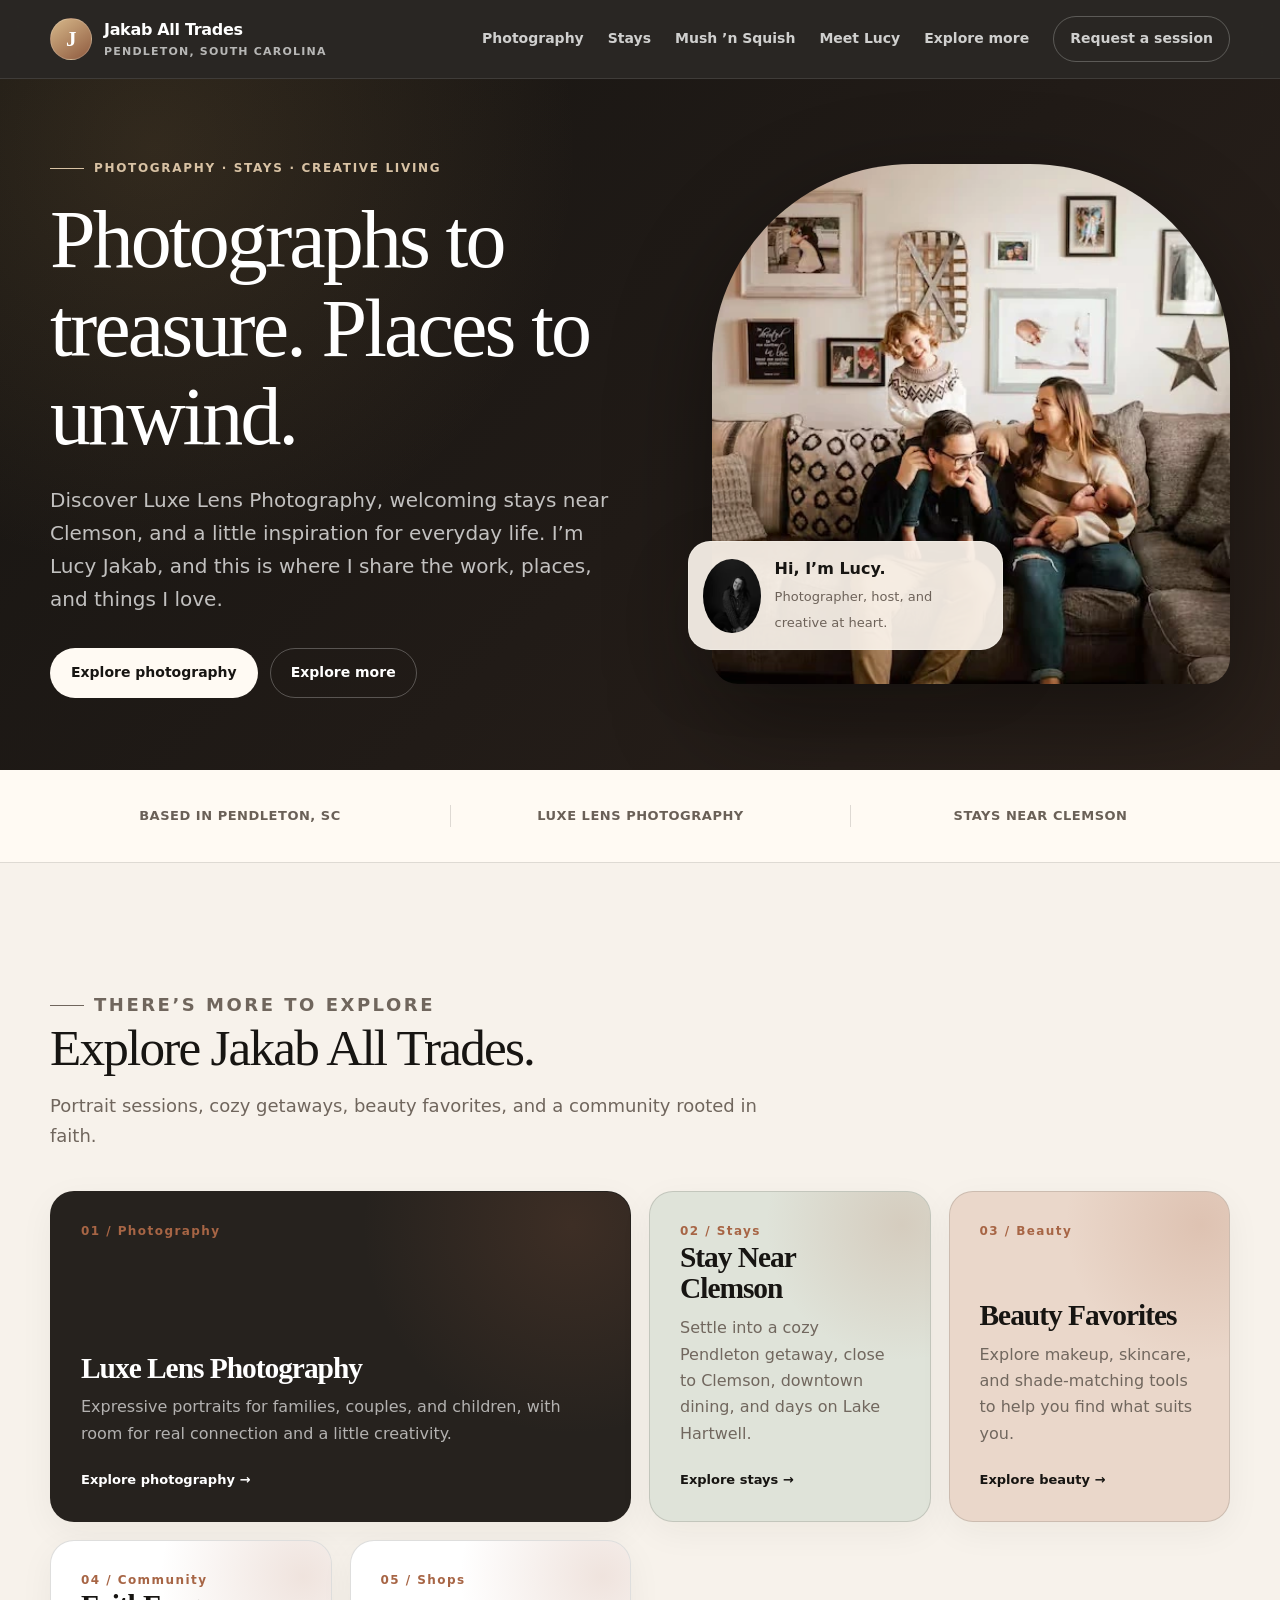
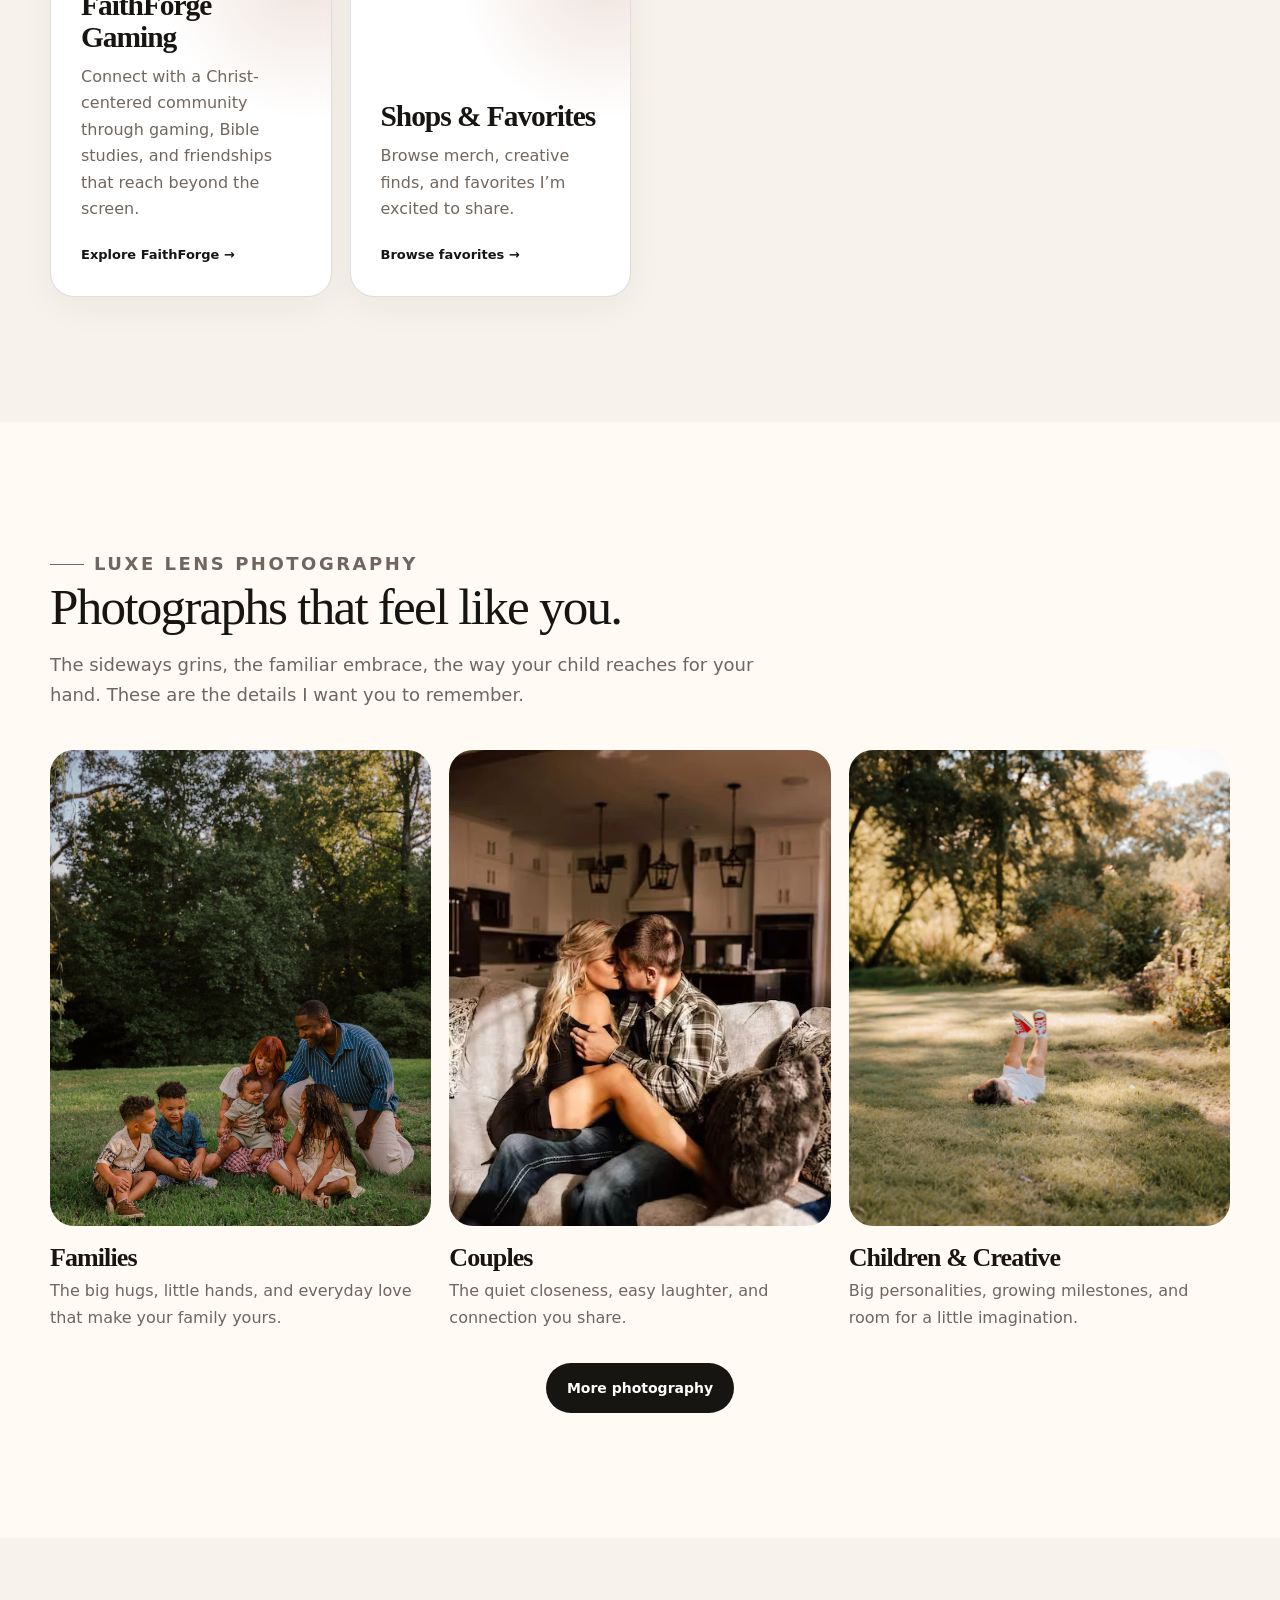
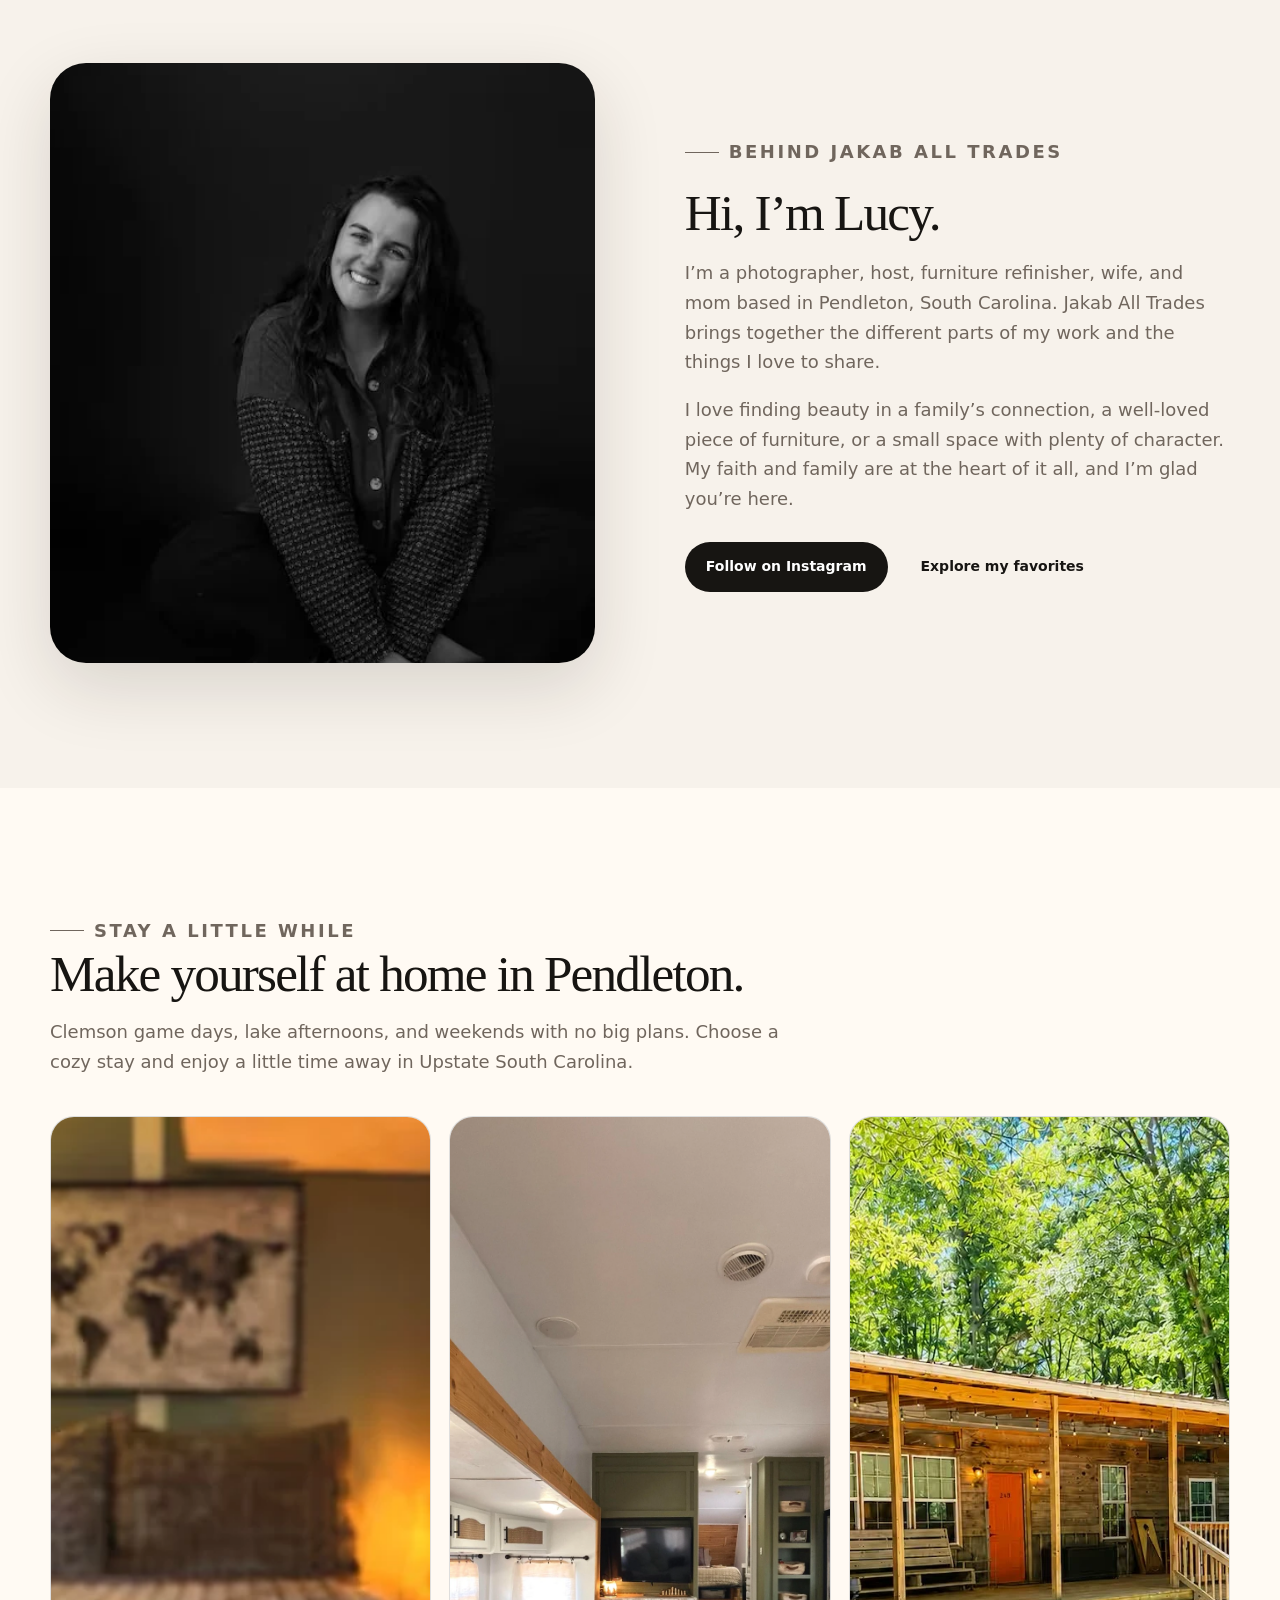
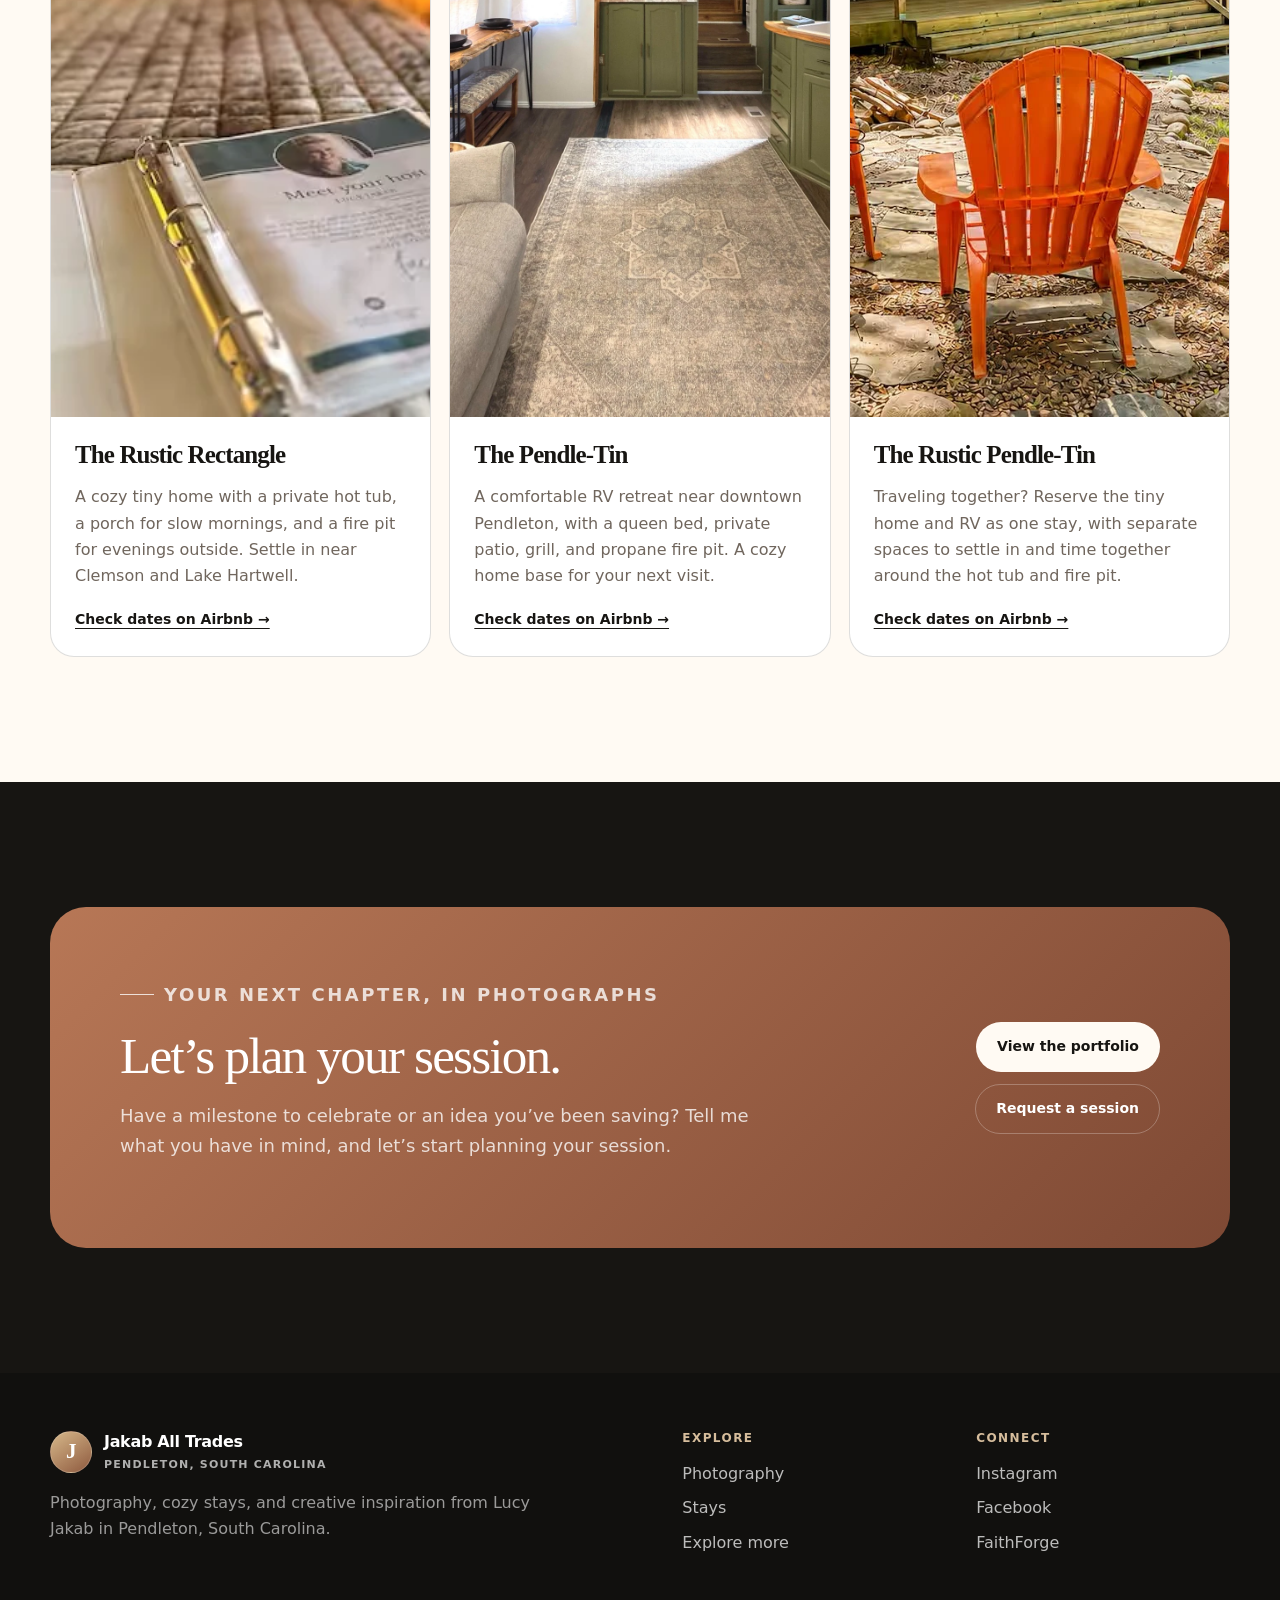
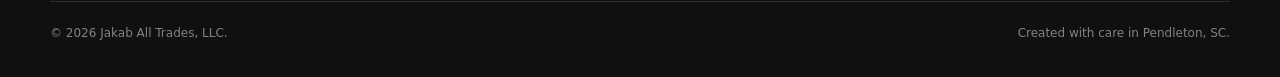
<file: index.html>
<!doctype html>
<html lang="en-US">
<head>
  <meta charset="utf-8">
  <meta name="viewport" content="width=device-width, initial-scale=1">

  <title>Jakab All Trades | Photography &amp; Stays in Pendleton, SC</title>
  <meta name="description" content="Discover Luxe Lens Photography, cozy stays near Clemson, and Lucy Jakab’s creative projects, beauty favorites, and the Pendleton community, in the Upstate of South Carolina.">
  <meta name="robots" content="index,follow,max-image-preview:large">
  <meta name="theme-color" content="#171512">
  <link rel="canonical" href="https://jakaballtrades.com/">

  <!-- Browser favicon -->
  <link rel="icon" type="image/webp" href="/assets/images/flaticon.webp">

  <!-- Social sharing previews -->
  <meta property="og:type" content="website">
  <meta property="og:site_name" content="Jakab All Trades">
  <meta property="og:locale" content="en_US">
  <meta property="og:url" content="https://jakaballtrades.com/">
  <meta property="og:title" content="Jakab All Trades | Photography, Stays &amp; Creative Living">
  <meta property="og:description" content="Photographs to treasure. Places to unwind. Explore Lucy Jakab’s photography, Pendleton stays, and everyday inspiration.">
  <meta property="og:image" content="https://jakaballtrades.com/assets/images/logo.webp">
  <meta property="og:image:type" content="image/webp">
  <meta property="og:image:alt" content="Jakab All Trades logo">

  <!-- X / Twitter card -->
  <meta name="twitter:card" content="summary_large_image">
  <meta name="twitter:title" content="Jakab All Trades | Photography, Stays &amp; Creative Living">
  <meta name="twitter:description" content="Photographs to treasure. Places to unwind. Explore Lucy Jakab’s photography, Pendleton stays, and everyday inspiration.">
  <meta name="twitter:image" content="https://jakaballtrades.com/assets/images/logo.webp">
  <meta name="twitter:image:alt" content="Jakab All Trades logo">

  <link rel="stylesheet" href="assets/css/styles.css">

  <script type="application/ld+json">
  {
    "@context": "https://schema.org",
    "@type": "Organization",
    "name": "Jakab All Trades, LLC",
    "alternateName": "Jakab All Trades",
    "url": "https://jakaballtrades.com/",
    "logo": "https://jakaballtrades.com/assets/images/logo.webp",
    "description": "Photography by Luxe Lens, stays near Clemson, creative projects, beauty recommendations, and community connections from Lucy Jakab in Pendleton, South Carolina.",
    "areaServed": {
      "@type": "AdministrativeArea",
      "name": "Upstate South Carolina"
    },
    "sameAs": [
      "https://www.instagram.com/jakab.all.trades/",
      "https://www.facebook.com/lucy.norris.52",
      "https://faithforgegaming.com/"
    ]
  }
  </script>
</head>
<body>
  <a class="skip-link" href="#main-content" data-pulse-event="Link: Skip to content">Skip to content</a>

  <header class="site-header">
    <div class="container header-inner">
      <a class="brand" href="./" aria-label="Jakab All Trades home" data-pulse-event="Link: Jakab All Trades home">
        <span class="brand-mark" aria-hidden="true">J</span>
        <span class="brand-text">Jakab All Trades<small>Pendleton, South Carolina</small></span>
      </a>
      <button class="menu-button" type="button" aria-label="Open navigation" aria-expanded="false" data-menu-button data-pulse-event="Button: Open navigation">
        <svg viewBox="0 0 24 24" aria-hidden="true"><path d="M4 7h16M4 12h16M4 17h16" fill="none" stroke="currentColor" stroke-width="1.8" stroke-linecap="round"/></svg>
      </button>
      <nav class="site-nav" aria-label="Main navigation" data-site-nav>
        <a href="photography/" data-pulse-event="Link: Photography">Photography</a>
        <a href="stays/" data-pulse-event="Link: Stays">Stays</a>
        <a href="/mush-n-squish/" data-pulse-event="Link: Mush ’n Squish">Mush ’n Squish</a>
        <a href="#about" data-pulse-event="Link: Meet Lucy">Meet Lucy</a>
        <a href="links/" data-pulse-event="Link: Explore more">Explore more</a>
        <a class="nav-cta" href="https://unscriptedphotographers.com/b/Do33J2gYFtQOjV" target="_blank" rel="noopener" data-pulse-event="Link: Request photography session">Request a session</a>
      </nav>
    </div>
  </header>

  <main id="main-content">
    <section class="hero">
      <div class="container hero-inner">
        <div class="hero-copy">
          <p class="eyebrow">Photography · Stays · Creative Living</p>
          <h1>Photographs to treasure. Places to unwind.</h1>
          <p>Discover Luxe Lens Photography, welcoming stays near Clemson, and a little inspiration for everyday life. I’m Lucy Jakab, and this is where I share the work, places, and things I love.</p>
          <div class="button-row">
            <a class="button button-light" href="photography/" data-pulse-event="Link: Explore photography">Explore photography</a>
            <a class="button button-outline" href="links/" data-pulse-event="Link: Explore more">Explore more</a>
          </div>
        </div>
        <div class="hero-visual" aria-label="Featured family photography">
          <img class="hero-photo" src="assets/images/hero-family.webp" width="1400" height="717" alt="Warm autumn family portrait photographed outdoors">
          <div class="profile-chip">
            <img src="assets/images/profile-lucy.webp" width="600" height="600" alt="Portrait of Lucy Jakab with her camera">
            <div><strong>Hi, I’m Lucy.</strong><span>Photographer, host, and creative at heart.</span></div>
          </div>
        </div>
      </div>
    </section>

    <div class="trust-strip">
      <div class="container trust-inner">
        <span>Based in Pendleton, SC</span>
        <span>Luxe Lens Photography</span>
        <span>Stays near Clemson</span>
      </div>
    </div>

    <section class="section" aria-labelledby="branches-title">
      <div class="container">
        <div class="section-heading">
          <p class="eyebrow">There’s more to explore</p>
          <h2 id="branches-title">Explore Jakab All Trades.</h2>
          <p>Portrait sessions, cozy getaways, beauty favorites, and a community rooted in faith.</p>
        </div>
        <div class="branch-grid">
          <a class="branch-card branch-card-large branch-card-dark" href="photography/" data-pulse-event="Link: Luxe Lens Photography">
            <span class="branch-number">01 / Photography</span>
            <h3>Luxe Lens Photography</h3>
            <p>Expressive portraits for families, couples, and children, with room for real connection and a little creativity.</p>
            <span class="branch-link">Explore photography →</span>
          </a>
          <a class="branch-card branch-card-small branch-card-sage" href="stays/" data-pulse-event="Link: Stay Near Clemson">
            <span class="branch-number">02 / Stays</span>
            <h3>Stay Near Clemson</h3>
            <p>Settle into a cozy Pendleton getaway, close to Clemson, downtown dining, and days on Lake Hartwell.</p>
            <span class="branch-link">Explore stays →</span>
          </a>
          <a class="branch-card branch-card-small branch-card-clay" href="links/#beauty" data-pulse-event="Link: Beauty Favorites">
            <span class="branch-number">03 / Beauty</span>
            <h3>Beauty Favorites</h3>
            <p>Explore makeup, skincare, and shade-matching tools to help you find what suits you.</p>
            <span class="branch-link">Explore beauty →</span>
          </a>
          <a class="branch-card branch-card-small" href="https://faithforgegaming.com/" target="_blank" rel="noopener" data-pulse-event="Link: FaithForge Gaming">
            <span class="branch-number">04 / Community</span>
            <h3>FaithForge Gaming</h3>
            <p>Connect with a Christ-centered community through gaming, Bible studies, and friendships that reach beyond the screen.</p>
            <span class="branch-link">Explore FaithForge →</span>
          </a>
          <a class="branch-card branch-card-small" href="links/#shops" data-pulse-event="Link: Shops &amp; Favorites">
            <span class="branch-number">05 / Shops</span>
            <h3>Shops &amp; Favorites</h3>
            <p>Browse merch, creative finds, and favorites I’m excited to share.</p>
            <span class="branch-link">Browse favorites →</span>
          </a>
        </div>
      </div>
    </section>

    <section class="section section-cream" aria-labelledby="photo-title">
      <div class="container">
        <div class="section-heading">
          <p class="eyebrow">Luxe Lens Photography</p>
          <h2 id="photo-title">Photographs that feel like you.</h2>
          <p>The sideways grins, the familiar embrace, the way your child reaches for your hand. These are the details I want you to remember.</p>
        </div>
        <div class="photo-grid">
          <a class="photo-card" href="photography/#families" data-pulse-event="Link: Families">
            <div class="photo-frame"><img src="assets/images/gallery-families.webp" width="900" height="900" loading="lazy" alt="Outdoor family portrait in autumn colors"></div>
            <h3>Families</h3><p>The big hugs, little hands, and everyday love that make your family yours.</p>
          </a>
          <a class="photo-card" href="photography/#couples" data-pulse-event="Link: Couples">
            <div class="photo-frame"><img src="assets/images/gallery-couples.webp" width="900" height="900" loading="lazy" alt="Warm close-up portrait of a couple holding each other"></div>
            <h3>Couples</h3><p>The quiet closeness, easy laughter, and connection you share.</p>
          </a>
          <a class="photo-card" href="photography/#children" data-pulse-event="Link: Children &amp; Creative">
            <div class="photo-frame"><img src="assets/images/gallery-children.webp" width="900" height="900" loading="lazy" alt="Child portrait with a playful early-2000s inspired look"></div>
            <h3>Children &amp; Creative</h3><p>Big personalities, growing milestones, and room for a little imagination.</p>
          </a>
        </div>
        <div class="button-row" style="justify-content: center; margin-top: 32px;">
          <a class="button button-dark" href="photography/" target="_blank" rel="noopener" data-pulse-event="Link: More photography">More photography</a>
        </div>
      </div>
    </section>

    <section class="section" id="about" aria-labelledby="about-title">
      <div class="container split">
        <img class="split-photo" src="assets/images/profile-lucy.webp" width="600" height="600" loading="lazy" alt="Lucy Jakab holding a camera outdoors">
        <div class="copy">
          <p class="eyebrow">Behind Jakab All Trades</p>
          <h2 id="about-title">Hi, I’m Lucy.</h2>
          <p>I’m a photographer, host, furniture refinisher, wife, and mom based in Pendleton, South Carolina. Jakab All Trades brings together the different parts of my work and the things I love to share.</p>
          <p>I love finding beauty in a family’s connection, a well-loved piece of furniture, or a small space with plenty of character. My faith and family are at the heart of it all, and I’m glad you’re here.</p>
          <div class="button-row">
            <a class="button button-dark" href="https://www.instagram.com/jakab.all.trades/" target="_blank" rel="noopener" data-pulse-event="Link: Follow on Instagram">Follow on Instagram</a>
            <a class="button" href="links/" data-pulse-event="Link: Explore my favorites">Explore my favorites</a>
          </div>
        </div>
      </div>
    </section>

    <section class="section section-cream" aria-labelledby="stays-title">
      <div class="container">
        <div class="section-heading">
          <p class="eyebrow">Stay a little while</p>
          <h2 id="stays-title">Make yourself at home in Pendleton.</h2>
          <p>Clemson game days, lake afternoons, and weekends with no big plans. Choose a cozy stay and enjoy a little time away in Upstate South Carolina.</p>
        </div>
        <div class="stay-grid">
          <article class="stay-card">
            <img src="assets/images/stay-rustic-rectangle.webp" width="900" height="900" loading="lazy" alt="Warm neutral interior detail for The Rustic Rectangle">
            <div class="stay-card-body"><h3>The Rustic Rectangle</h3><p>A cozy tiny home with a private hot tub, a porch for slow mornings, and a fire pit for evenings outside. Settle in near Clemson and Lake Hartwell.</p><a class="text-link" href="https://www.airbnb.com/rooms/47705872" target="_blank" rel="noopener" data-pulse-event="Link: The Rustic Rectangle on Airbnb">Check dates on Airbnb →</a></div>
          </article>
          <article class="stay-card">
            <img src="assets/images/stay-pendle-tin.webp" width="900" height="900" loading="lazy" alt="Refinished vintage furniture detail for The Pendle-Tin">
            <div class="stay-card-body"><h3>The Pendle-Tin</h3><p>A comfortable RV retreat near downtown Pendleton, with a queen bed, private patio, grill, and propane fire pit. A cozy home base for your next visit.</p><a class="text-link" href="https://www.airbnb.com/rooms/33664061" target="_blank" rel="noopener" data-pulse-event="Link: The Pendle-Tin on Airbnb">Check dates on Airbnb →</a></div>
          </article>
          <article class="stay-card">
            <img src="assets/images/stay-rustic-pendle-tin.webp" width="900" height="900" loading="lazy" alt="Vintage wood furniture detail for The Rustic Pendle-Tin">
            <div class="stay-card-body"><h3>The Rustic Pendle-Tin</h3><p>Traveling together? Reserve the tiny home and RV as one stay, with separate spaces to settle in and time together around the hot tub and fire pit.</p><a class="text-link" href="https://www.airbnb.com/rooms/1068824138586578535" target="_blank" rel="noopener" data-pulse-event="Link: The Rustic Pendle-Tin on Airbnb">Check dates on Airbnb →</a></div>
          </article>
        </div>
      </div>
    </section>

    <section class="section section-dark">
      <div class="container cta-panel">
        <div>
          <p class="eyebrow">Your next chapter, in photographs</p>
          <h2>Let’s plan your session.</h2>
          <p>Have a milestone to celebrate or an idea you’ve been saving? Tell me what you have in mind, and let’s start planning your session.</p>
        </div>
        <div class="button-row">
          <a class="button button-light" href="photography/" data-pulse-event="Link: View the portfolio">View the portfolio</a>
          <a class="button button-outline" href="https://unscriptedphotographers.com/b/Do33J2gYFtQOjV" target="_blank" rel="noopener" data-pulse-event="Link: Request photography session">Request a session</a>
        </div>
      </div>
    </section>
  </main>

  <footer class="site-footer">
    <div class="container">
      <div class="footer-grid">
        <div><a class="brand" href="./" data-pulse-event="Link: Jakab All Trades home"><span class="brand-mark" aria-hidden="true">J</span><span>Jakab All Trades<small>Pendleton, South Carolina</small></span></a><p class="footer-copy">Photography, cozy stays, and creative inspiration from Lucy Jakab in Pendleton, South Carolina.</p></div>
        <div><p class="footer-heading">Explore</p><div class="footer-links"><a href="photography/" data-pulse-event="Link: Photography">Photography</a><a href="stays/" data-pulse-event="Link: Stays">Stays</a><a href="links/" data-pulse-event="Link: Explore more">Explore more</a></div></div>
        <div><p class="footer-heading">Connect</p><div class="footer-links"><a href="https://www.instagram.com/jakab.all.trades/" target="_blank" rel="noopener" data-pulse-event="Link: Instagram">Instagram</a><a href="https://www.facebook.com/lucy.norris.52" target="_blank" rel="noopener" data-pulse-event="Link: Facebook">Facebook</a><a href="https://faithforgegaming.com/" target="_blank" rel="noopener" data-pulse-event="Link: FaithForge">FaithForge</a></div></div>
      </div>
      <div class="footer-bottom"><span>© <span data-year></span> Jakab All Trades, LLC.</span><span>Created with care in Pendleton, SC.</span></div>
    </div>
  </footer>
  <script src="assets/js/site.js" defer></script>
  <script defer src="https://site-pulse.faithforgegaming.workers.dev/tracker.js" data-site="703e5238-5451-470e-8a00-7dd29b5cbadf"></script>
</body>
</html>
</file>
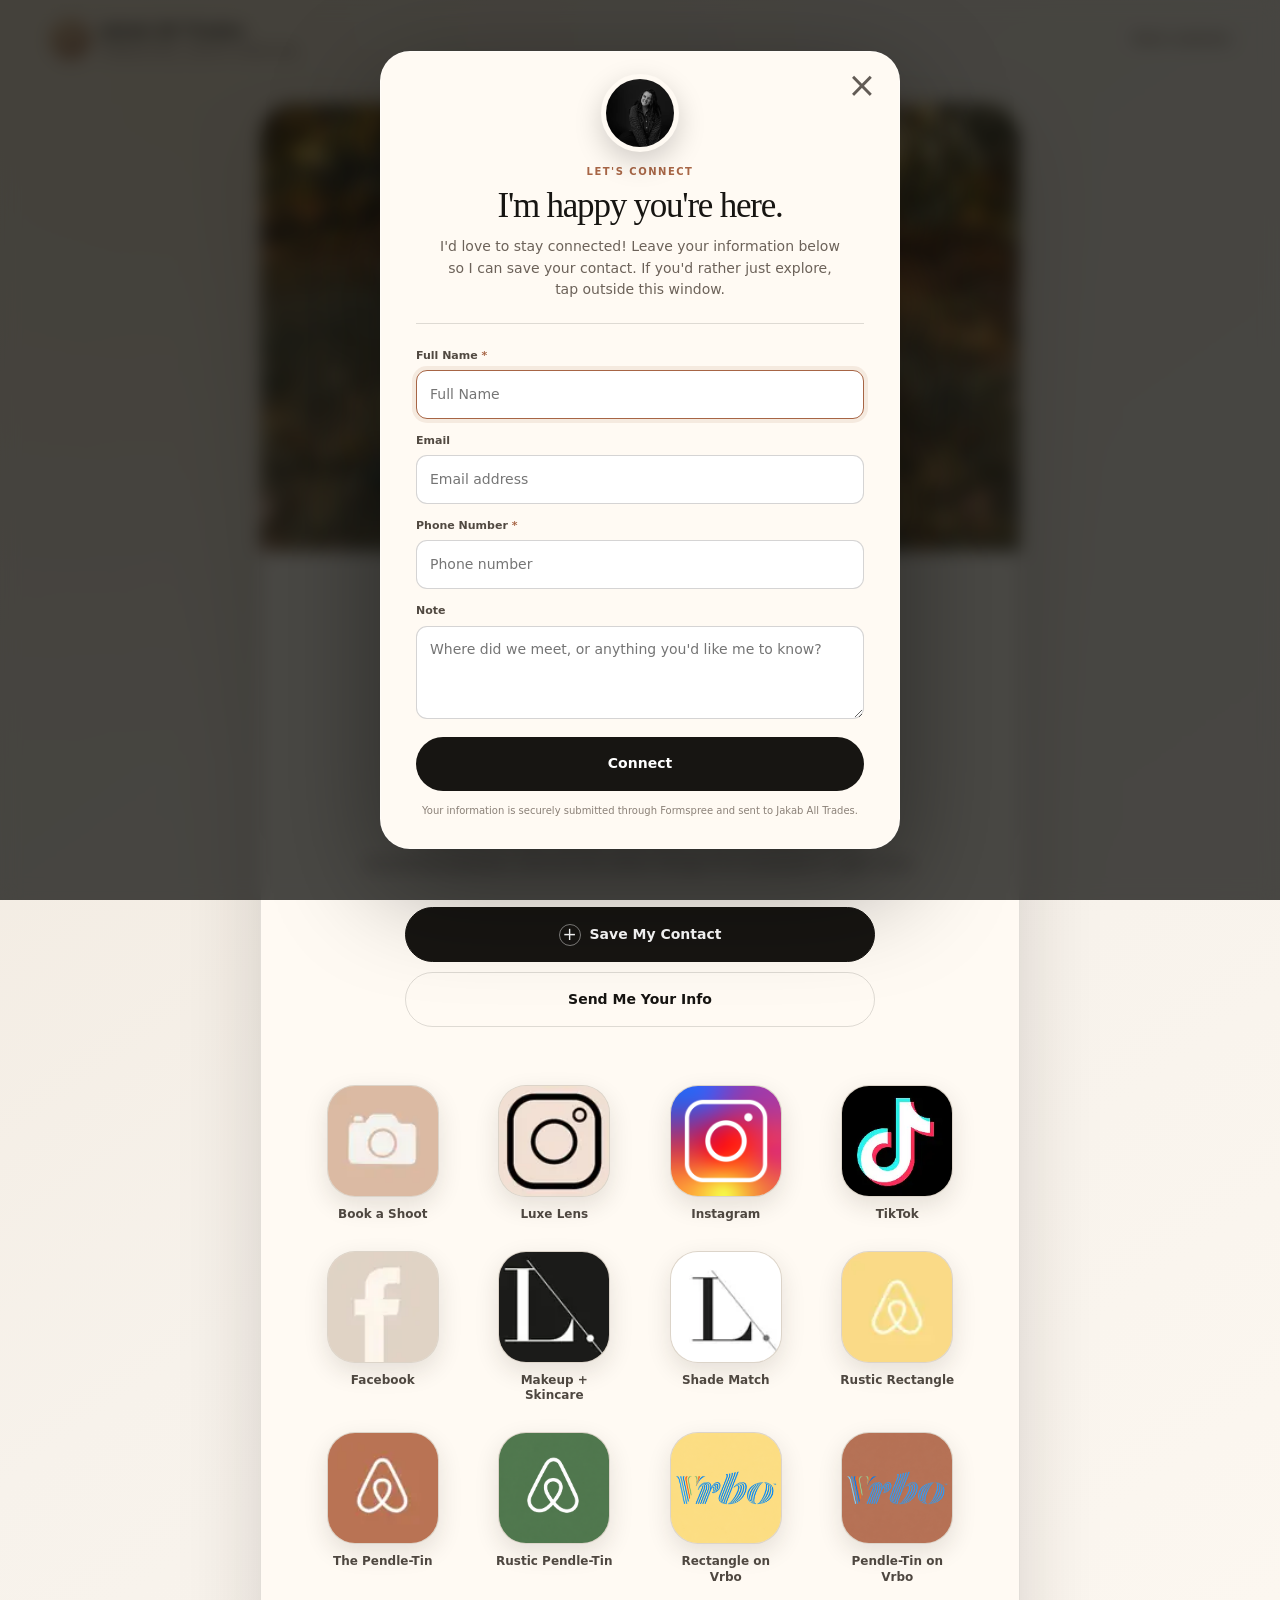
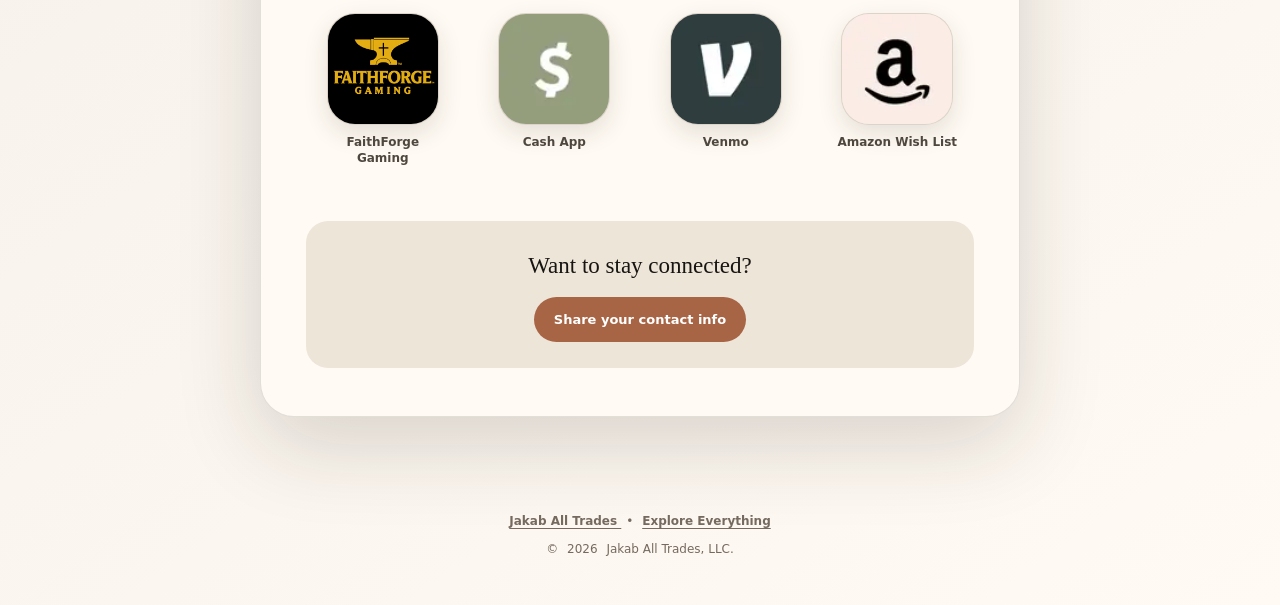
<file: connect/index.html>
<!doctype html>
<html lang="en-US">

<head>
  <meta charset="utf-8">
  <meta name="viewport" content="width=device-width, initial-scale=1">

  <title>Connect with Lucy Jakab | Jakab All Trades</title>

<meta
  name="description"
  content="Connect with Lucy Jakab of Jakab All Trades in Pendleton, South Carolina. Find Luxe Lens Photography, stays near Clemson, social links, beauty favorites, FaithForgeGaming, and more.">

<meta
  name="robots"
  content="index,follow,max-image-preview:large">

<meta
  name="theme-color"
  content="#171512">

<link
  rel="canonical"
  href="https://jakaballtrades.com/connect/">

  <link
    rel="icon"
    type="image/webp"
    href="/assets/images/flaticon.webp">

  <!-- =====================================================
       SOCIAL SHARING
       ===================================================== -->

  <meta property="og:type" content="website">
  <meta property="og:site_name" content="Jakab All Trades">
  <meta property="og:locale" content="en_US">
  <meta property="og:url" content="https://jakaballtrades.com/connect/">

  <meta
    property="og:title"
    content="Connect with Lucy | Jakab All Trades">

  <meta
    property="og:description"
    content="Let's connect! Find Lucy Jakab's photography, Pendleton stays, social profiles, creative projects, recommendations, FaithForge Gaming, and more.">

  <meta
    property="og:image"
    content="https://jakaballtrades.com/assets/images/logo.webp">

  <meta
    property="og:image:type"
    content="image/webp">

  <meta
    property="og:image:alt"
    content="Jakab All Trades logo">

  <!-- TWITTER / X -->

  <meta
    name="twitter:card"
    content="summary_large_image">

  <meta
    name="twitter:title"
    content="Connect with Lucy | Jakab All Trades">

  <meta
    name="twitter:description"
    content="Connect with Lucy Jakab and explore photography, Pendleton stays, creative projects, recommendations, and more.">

  <meta
    name="twitter:image"
    content="https://jakaballtrades.com/assets/images/logo.webp">

  <meta
    name="twitter:image:alt"
    content="Jakab All Trades logo">

  <!-- MAIN STYLESHEET -->

  <link
    rel="stylesheet"
    href="../assets/css/styles.css">

  <!-- =====================================================
       STRUCTURED DATA
       ===================================================== -->

  <script type="application/ld+json">
  {
    "@context": "https://schema.org",
    "@type": "Organization",
    "name": "Jakab All Trades, LLC",
    "alternateName": "Jakab All Trades",
    "url": "https://jakaballtrades.com/",
    "logo": "https://jakaballtrades.com/assets/images/logo.webp",
    "description": "Photography by Luxe Lens, stays near Clemson, creative projects, beauty recommendations, and community connections from Lucy Jakab in Pendleton, South Carolina.",
    "areaServed": {
      "@type": "AdministrativeArea",
      "name": "Upstate South Carolina"
    },
    "sameAs": [
      "https://www.instagram.com/jakab.all.trades/",
      "https://www.facebook.com/lucy.norris.52",
      "https://faithforgegaming.com/"
    ]
  }
  </script>

</head>


<body class="connect-page">

<a class="skip-link" href="#main-content" data-pulse-event="Link: Skip to content">
  Skip to content
</a>


<!-- =====================================================
     HEADER
     ===================================================== -->

<header class="connect-header">

  <a
    class="connect-brand"
    href="../"
    aria-label="Jakab All Trades home" data-pulse-event="Link: Jakab All Trades home">

    <span class="connect-brand-mark">
      J
    </span>

    <span>
      Jakab All Trades
      <small>Pendleton, South Carolina</small>
    </span>

  </a>

  <a
    class="connect-home-link"
    href="../" data-pulse-event="Link: Main website">
    Main website
  </a>

</header>


<!-- =====================================================
     MAIN CONTENT
     ===================================================== -->

<main id="main-content">

  <section class="digital-profile">

    <div class="digital-card">


      <!-- =================================================
           COVER IMAGE
           ================================================= -->

      <div class="digital-cover">

        <img
          src="../assets/images/connect-cover.webp"
          alt="Jakab family"
          width="1200"
          height="650">

      </div>


      <!-- =================================================
           PROFILE IMAGE
           ================================================= -->

      <div class="digital-avatar-holder">

        <img
          class="digital-avatar"
          src="../assets/images/profile-lucy.webp"
          alt="Lucy Jakab"
          width="200"
          height="200">

      </div>


      <!-- =================================================
           PROFILE INTRO
           ================================================= -->

      <div class="digital-intro">

        <p class="digital-eyebrow">
          Jakab All Trades
        </p>

        <h1>
          Lucy Jakab
        </h1>

        <p class="digital-location">
          Pendleton, South Carolina
        </p>

        <p class="digital-bio">
          Hi there, welcome to my chaos! You'll find my photography,
          Pendleton stays, beauty favorites, communities, shops,
          recommendations, and all the other things I'm involved in
          right here.
        </p>


        <!-- ===============================================
             MAIN ACTIONS
             =============================================== -->

        <div class="digital-actions">

          <!--
            DOWNLOAD LUCY'S VCARD

            File location:
            /assets/contact/lucy-jakab.vcf
          -->

          <a
            class="digital-button digital-button-primary"
            href="../assets/contact/lucy-jakab.vcf"
            download="Lucy-Jakab.vcf" data-pulse-event="Link: Save My Contact">

            <span
              class="button-icon"
              aria-hidden="true">
              +
            </span>

            <span>
              Save My Contact
            </span>

          </a>


          <!--
            OPENS THE VISITOR LEAD-CAPTURE FORM
          -->

          <button
            class="digital-button digital-button-secondary"
            type="button"
            data-open-lead data-pulse-event="Button: Send Me Your Info">

            Send Me Your Info

          </button>

        </div>

      </div>


      <!-- =================================================
           IMAGE LINK GRID
           ================================================= -->

      <div class="digital-links">


        <!-- BOOK A SHOOT -->

        <a
          class="digital-link"
          href="https://unscriptedphotographers.com/b/Do33J2gYFtQOjV"
          target="_blank"
          rel="noopener" data-pulse-event="Link: Request photography session">

          <span class="digital-link-image">

            <img
              src="../assets/images/link-book-shoot.webp"
              alt=""
              width="180"
              height="180">

          </span>

          <span>
            Book a Shoot
          </span>

        </a>


        <!-- LUXE LENS -->

        <a
          class="digital-link"
          href="https://www.instagram.com/luxelensphoto.rosestudios/"
          target="_blank"
          rel="noopener" data-pulse-event="Link: Luxe Lens">

          <span class="digital-link-image">

            <img
              src="../assets/images/link-luxe-lens.webp"
              alt=""
              width="180"
              height="180">

          </span>

          <span>
            Luxe Lens
          </span>

        </a>


        <!-- INSTAGRAM -->

        <a
          class="digital-link"
          href="https://www.instagram.com/jakab.all.trades/"
          target="_blank"
          rel="noopener" data-pulse-event="Link: Instagram">

          <span class="digital-link-image">

            <img
              src="../assets/images/link-instagram.webp"
              alt=""
              width="180"
              height="180">

          </span>

          <span>
            Instagram
          </span>

        </a>


        <!-- TIKTOK -->

        <a
          class="digital-link"
          href="https://www.tiktok.com/@jakab.all.trades?_r=1&_t=ZP-99hqtp29LEl"
          target="_blank"
          rel="noopener" data-pulse-event="Link: TikTok">

          <span class="digital-link-image">

            <img
              src="../assets/images/link-tiktok.webp"
              alt=""
              width="180"
              height="180">

          </span>

          <span>
            TikTok
          </span>

        </a>


        <!-- FACEBOOK -->

        <a
          class="digital-link"
          href="https://www.facebook.com/lucy.norris.52"
          target="_blank"
          rel="noopener" data-pulse-event="Link: Facebook">

          <span class="digital-link-image">

            <img
              src="../assets/images/link-facebook.webp"
              alt=""
              width="180"
              height="180">

          </span>

          <span>
            Facebook
          </span>

        </a>


        <!-- MAKEUP + SKINCARE -->

        <a
          class="digital-link"
          href="https://www.limelife.com/LucyJ/home"
          target="_blank"
          rel="noopener" data-pulse-event="Link: Makeup + Skincare">

          <span class="digital-link-image">

            <img
              src="../assets/images/link-makeup.webp"
              alt=""
              width="180"
              height="180">

          </span>

          <span>
            Makeup + Skincare
          </span>

        </a>


        <!-- SHADE MATCH -->

        <a
          class="digital-link"
          href="https://www.riddle.com/view/482998?qzzr=1"
          target="_blank"
          rel="noopener" data-pulse-event="Link: Shade Match">

          <span class="digital-link-image">

            <img
              src="../assets/images/link-shade-match.webp"
              alt=""
              width="180"
              height="180">

          </span>

          <span>
            Shade Match
          </span>

        </a>


        <!-- RUSTIC RECTANGLE -->

        <a
          class="digital-link"
          href="https://www.airbnb.com/rooms/47705872"
          target="_blank"
          rel="noopener" data-pulse-event="Link: The Rustic Rectangle on Airbnb">

          <span class="digital-link-image">

            <img
              src="../assets/images/link-rustic-rectangle.webp"
              alt=""
              width="180"
              height="180">

          </span>

          <span>
            Rustic Rectangle
          </span>

        </a>


        <!-- PENDLE-TIN -->

        <a
          class="digital-link"
          href="https://www.airbnb.com/rooms/33664061"
          target="_blank"
          rel="noopener" data-pulse-event="Link: The Pendle-Tin on Airbnb">

          <span class="digital-link-image">

            <img
              src="../assets/images/link-pendle-tin.webp"
              alt=""
              width="180"
              height="180">

          </span>

          <span>
            The Pendle-Tin
          </span>

        </a>


        <!-- RUSTIC PENDLE-TIN -->

        <a
          class="digital-link"
          href="https://www.airbnb.com/rooms/1068824138586578535"
          target="_blank"
          rel="noopener" data-pulse-event="Link: The Rustic Pendle-Tin on Airbnb">

          <span class="digital-link-image">

            <img
              src="../assets/images/link-rustic-pendletin.webp"
              alt=""
              width="180"
              height="180">

          </span>

          <span>
            Rustic Pendle-Tin
          </span>

        </a>


        <!-- VRBO RUSTIC RECTANGLE -->

        <a
          class="digital-link"
          href="https://www.vrbo.com/en-gb/p2178318vb"
          target="_blank"
          rel="noopener" data-pulse-event="Link: The Rustic Rectangle on Vrbo">

          <span class="digital-link-image">

            <img
              src="../assets/images/link-vrbo-yellow.webp"
              alt=""
              width="180"
              height="180">

          </span>

          <span>
            Rectangle on Vrbo
          </span>

        </a>


        <!-- VRBO PENDLE-TIN -->

        <a
          class="digital-link"
          href="https://www.vrbo.com/3015378"
          target="_blank"
          rel="noopener" data-pulse-event="Link: The Pendle-Tin on Vrbo">

          <span class="digital-link-image">

            <img
              src="../assets/images/link-vrbo-pink.webp"
              alt=""
              width="180"
              height="180">

          </span>

          <span>
            Pendle-Tin on Vrbo
          </span>

        </a>


        <!-- FAITHFORGE -->

        <a
          class="digital-link"
          href="https://faithforgegaming.com/"
          target="_blank"
          rel="noopener" data-pulse-event="Link: FaithForge Gaming">

          <span class="digital-link-image">

            <img
              src="../assets/images/link-faithforge.webp"
              alt=""
              width="180"
              height="180">

          </span>

          <span>
            FaithForge Gaming
          </span>

        </a>


        <!-- CASH APP -->

        <a
          class="digital-link"
          href="https://cash.app/$LucyJakab"
          target="_blank"
          rel="noopener" data-pulse-event="Link: Open Cash App">

          <span class="digital-link-image">

            <img
              src="../assets/images/link-cashapp.webp"
              alt=""
              width="180"
              height="180">

          </span>

          <span>
            Cash App
          </span>

        </a>


        <!-- VENMO -->

        <a
          class="digital-link"
          href="https://account.venmo.com/u/Lucy-Jakab"
          target="_blank"
          rel="noopener" data-pulse-event="Link: Open Venmo">

          <span class="digital-link-image">

            <img
              src="../assets/images/link-venmo.webp"
              alt=""
              width="180"
              height="180">

          </span>

          <span>
            Venmo
          </span>

        </a>


        <!-- AMAZON -->

        <a
          class="digital-link"
          href="https://www.amazon.com/hz/wishlist/ls/2M4NUTN7SDLER?ref_=wl_share"
          target="_blank"
          rel="noopener" data-pulse-event="Link: Amazon Wish List">

          <span class="digital-link-image">

            <img
              src="../assets/images/link-amazon.webp"
              alt=""
              width="180"
              height="180">

          </span>

          <span>
            Amazon Wish List
          </span>

        </a>

      </div>


      <!-- =================================================
           BOTTOM CTA
           ================================================= -->

      <div class="digital-bottom-cta">

        <p>
          Want to stay connected?
        </p>

        <button
          type="button"
          data-open-lead data-pulse-event="Button: Share your contact info">

          Share your contact info

        </button>

      </div>

    </div>

  </section>

</main>


<!-- =====================================================
     LEAD CAPTURE MODAL

     This is intentionally separate from the VCard.

     It opens on every new page load.
     ===================================================== -->

<div
  class="lead-modal"
  id="lead-modal"
  role="dialog"
  aria-modal="true"
  aria-labelledby="lead-title"
  aria-describedby="lead-description"
  aria-hidden="true">


  <!-- BACKDROP -->

  <div
    class="lead-backdrop"
    data-close-lead>
  </div>


  <!-- MODAL CARD -->

  <div class="lead-card">

    <button
      class="lead-close"
      type="button"
      aria-label="Close"
      data-close-lead data-pulse-event="Button: Close">
      &times;
    </button>


    <!-- LUCY PROFILE PHOTO -->

    <img
      class="lead-avatar"
      src="../assets/images/profile-lucy.webp"
      alt="Lucy Jakab"
      width="100"
      height="100">


    <!-- =================================================
         FORM STATE
         ================================================= -->

    <div id="lead-form-state">

      <div class="lead-heading">

        <p class="lead-kicker">
          Let's connect
        </p>

        <h2 id="lead-title">
          I'm happy you're here.
        </h2>

        <p id="lead-description">
          I'd love to stay connected! Leave your information below
          so I can save your contact. If you'd rather just explore,
          tap outside this window.
        </p>

      </div>


      <!-- =================================================
           FORMSPREE LEAD FORM
           ================================================= -->

      <form
        id="lead-form"
        class="lead-form"
        action="https://formspree.io/f/maennzyr"
        method="POST">


        <!-- NAME -->

        <div class="lead-field">

          <label for="lead-name">
            Full Name
            <span>*</span>
          </label>

          <input
            id="lead-name"
            type="text"
            name="name"
            autocomplete="name"
            placeholder="Full Name"
            required>

        </div>


        <!-- EMAIL -->

        <div class="lead-field">

          <label for="lead-email">
            Email
          </label>

          <input
            id="lead-email"
            type="email"
            name="email"
            autocomplete="email"
            placeholder="Email address">

        </div>


        <!-- PHONE -->

        <div class="lead-field">

          <label for="lead-phone">
            Phone Number
            <span>*</span>
          </label>

          <input
            id="lead-phone"
            type="tel"
            name="phone"
            autocomplete="tel"
            inputmode="tel"
            placeholder="Phone number"
            required>

        </div>


        <!-- NOTE -->

        <div class="lead-field">

          <label for="lead-note">
            Note
          </label>

          <textarea
            id="lead-note"
            name="message"
            rows="3"
            placeholder="Where did we meet, or anything you'd like me to know?"></textarea>

        </div>


        <!-- SOURCE TRACKING -->

        <input
          id="lead-source"
          type="hidden"
          name="lead_source"
          value="Direct">


        <!-- PAGE IDENTIFICATION -->

        <input
          type="hidden"
          name="page"
          value="Jakab All Trades Connect Page">


        <!-- EMAIL SUBJECT -->

        <input
          type="hidden"
          name="_subject"
          value="New Jakab All Trades Lead">


        <!-- SUBMIT -->

        <button
          id="lead-submit"
          class="lead-submit"
          type="submit" data-pulse-event="Button: Submit contact form">

          <span class="lead-submit-text">
            Connect
          </span>

          <span
            class="lead-submit-loading"
            hidden>
            Sending...
          </span>

        </button>


        <p class="lead-privacy">
          Your information is securely submitted through Formspree
          and sent to Jakab All Trades.
        </p>


        <p
          id="lead-error"
          class="lead-error"
          role="alert"
          hidden>

          Something went wrong. Please try again.

        </p>

      </form>

    </div>


    <!-- =================================================
         SUCCESS STATE
         ================================================= -->

    <div
      id="lead-success-state"
      class="lead-success"
      hidden>

      <div class="lead-success-icon">
        ✓
      </div>

      <p class="lead-kicker">
        You're connected
      </p>

      <h2>
        Thanks for saying hello!
      </h2>

      <p>
        Your information has been sent to me.
        Feel free to explore everything below.
      </p>

      <button
        class="lead-success-button"
        type="button"
        data-close-lead data-pulse-event="Button: Continue Exploring">

        Continue Exploring

      </button>

    </div>

  </div>

</div>


<!-- =====================================================
     FOOTER
     ===================================================== -->

<footer class="connect-footer">

  <a href="../" data-pulse-event="Link: Jakab All Trades">
    Jakab All Trades
  </a>

  <span>•</span>

  <a href="../links/" data-pulse-event="Link: Explore Everything">
    Explore Everything
  </a>

  <p>
    © <span data-year></span> Jakab All Trades, LLC.
  </p>

</footer>


<!-- EXISTING SITE JAVASCRIPT -->

<script
  src="../assets/js/site.js"
  defer>
</script>


<!-- =====================================================
     CONNECT PAGE JAVASCRIPT
     ===================================================== -->

<script>

document.addEventListener(
  "DOMContentLoaded",
  function () {


    /* =====================================================
       SOURCE TRACKING

       Examples:

       /connect/?src=nfc-card
       /connect/?src=qr-card
       /connect/?src=photography-card
       ===================================================== */

    const urlParams =
      new URLSearchParams(
        window.location.search
      );

    const leadSource =
      urlParams.get("src") || "Direct";


    /* =====================================================
       ELEMENTS
       ===================================================== */

    const leadModal =
      document.getElementById(
        "lead-modal"
      );

    const leadForm =
      document.getElementById(
        "lead-form"
      );

    const leadFormState =
      document.getElementById(
        "lead-form-state"
      );

    const leadSuccessState =
      document.getElementById(
        "lead-success-state"
      );

    const leadError =
      document.getElementById(
        "lead-error"
      );

    const leadSubmit =
      document.getElementById(
        "lead-submit"
      );

    const leadSubmitText =
      leadSubmit.querySelector(
        ".lead-submit-text"
      );

    const leadSubmitLoading =
      leadSubmit.querySelector(
        ".lead-submit-loading"
      );

    const leadFirstInput =
      document.getElementById(
        "lead-name"
      );

    const leadSourceInput =
      document.getElementById(
        "lead-source"
      );

    const leadOpenButtons =
      document.querySelectorAll(
        "[data-open-lead]"
      );

    const leadCloseButtons =
      document.querySelectorAll(
        "[data-close-lead]"
      );


    /* =====================================================
       SET LEAD SOURCE
       ===================================================== */

    leadSourceInput.value =
      leadSource;


    /* =====================================================
       OPEN MODAL
       ===================================================== */

    function openLeadModal() {

      leadModal.classList.add(
        "is-open"
      );

      leadModal.setAttribute(
        "aria-hidden",
        "false"
      );

      document.body.classList.add(
        "lead-modal-open"
      );


      /*
        Desktop only.

        Avoid automatically opening the keyboard
        when somebody scans the QR code on mobile.
      */

      if (window.innerWidth > 680) {

        setTimeout(
          function () {

            leadFirstInput.focus();

          },
          250
        );

      }

    }


    /* =====================================================
       CLOSE MODAL
       ===================================================== */

    function closeLeadModal() {

      leadModal.classList.remove(
        "is-open"
      );

      leadModal.setAttribute(
        "aria-hidden",
        "true"
      );

      document.body.classList.remove(
        "lead-modal-open"
      );

    }


    /* =====================================================
       OPEN ON EVERY PAGE LOAD

       There is intentionally NO localStorage,
       sessionStorage or cookie check here.
       ===================================================== */

    openLeadModal();


    /* =====================================================
       MANUAL OPEN BUTTONS
       ===================================================== */

    leadOpenButtons.forEach(
      function (button) {

        button.addEventListener(
          "click",
          openLeadModal
        );

      }
    );


    /* =====================================================
       CLOSE BUTTONS + BACKDROP
       ===================================================== */

    leadCloseButtons.forEach(
      function (button) {

        button.addEventListener(
          "click",
          closeLeadModal
        );

      }
    );


    /* =====================================================
       ESCAPE KEY
       ===================================================== */

    document.addEventListener(
      "keydown",
      function (event) {

        if (
          event.key === "Escape" &&
          leadModal.classList.contains(
            "is-open"
          )
        ) {

          closeLeadModal();

        }

      }
    );


    /* =====================================================
       FORMSPREE AJAX SUBMISSION

       Keeps visitor on /connect/.
       ===================================================== */

    leadForm.addEventListener(
      "submit",
      async function (event) {

        event.preventDefault();

        leadError.hidden = true;

        leadSubmit.disabled = true;

        leadSubmitText.hidden = true;

        leadSubmitLoading.hidden = false;


        const formData =
          new FormData(
            leadForm
          );


        try {

          const response =
            await fetch(
              leadForm.action,
              {
                method: "POST",

                body: formData,

                headers: {
                  "Accept":
                    "application/json"
                }
              }
            );


          if (!response.ok) {

            throw new Error(
              "Form submission failed."
            );

          }


          /* SHOW SUCCESS */

          leadFormState.hidden = true;

          leadSuccessState.hidden = false;

          // Record only the outcome, never the visitor's submitted details.
          try { window.sitePulse?.track("Form: Contact inquiry accepted"); } catch {}


          /* RESET FORM */

          leadForm.reset();


          /* RESTORE SOURCE AFTER RESET */

          leadSourceInput.value =
            leadSource;

        }

        catch (error) {

          leadError.hidden = false;

        }

        finally {

          leadSubmit.disabled = false;

          leadSubmitText.hidden = false;

          leadSubmitLoading.hidden = true;

        }

      }
    );


    /* =====================================================
       CURRENT YEAR
       ===================================================== */

    document
      .querySelectorAll(
        "[data-year]"
      )
      .forEach(
        function (element) {

          element.textContent =
            new Date().getFullYear();

        }
      );

  }
);

</script>
<script defer src="https://site-pulse.faithforgegaming.workers.dev/tracker.js" data-site="703e5238-5451-470e-8a00-7dd29b5cbadf"></script>
  
</body>
</html>
</file>
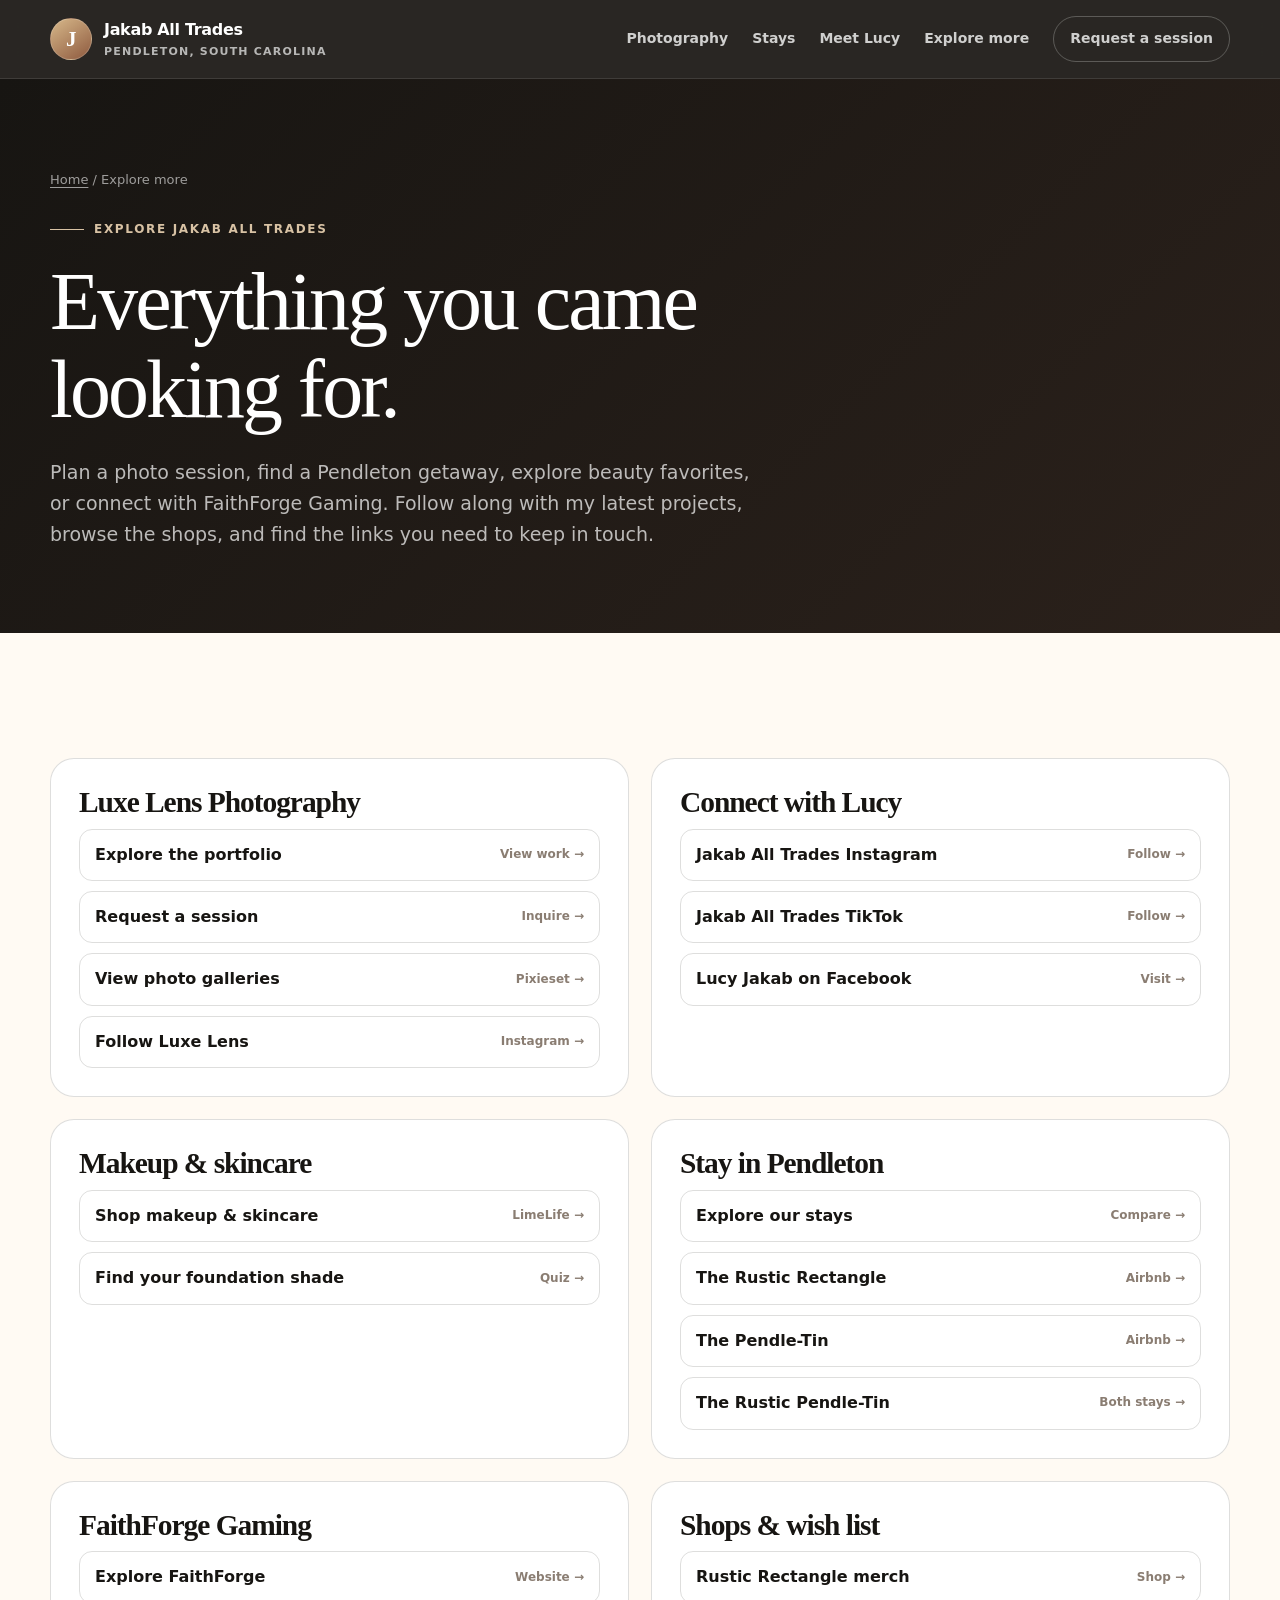
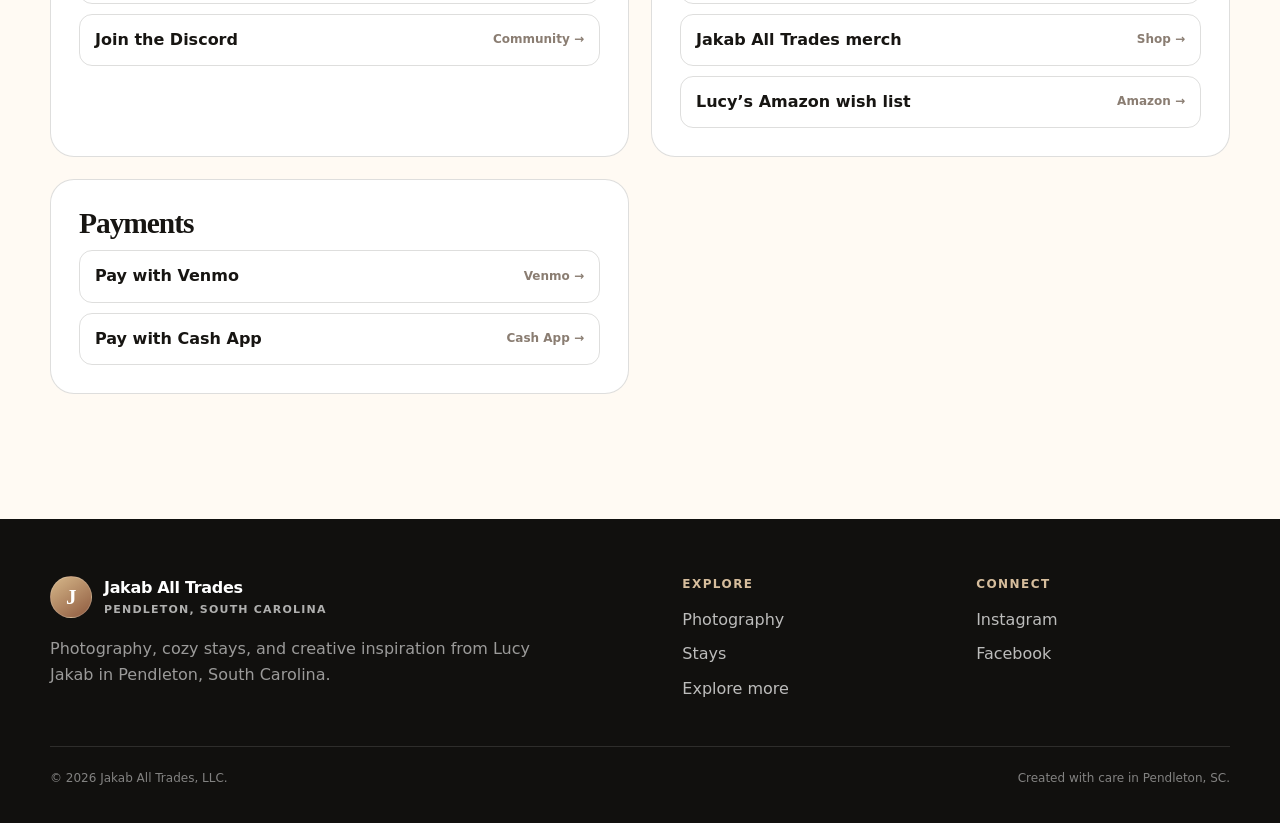
<file: links/index.html>
<!doctype html>
<html lang="en-US">
<head>
  <meta charset="utf-8">
  <meta name="viewport" content="width=device-width, initial-scale=1">

  <title>Explore More | Jakab All Trades</title>
  <meta name="description" content="Find Lucy Jakab’s photography, Pendleton stays, beauty favorites, shops, and FaithForge Gaming, plus social profiles, photo galleries, and payment links.">
  <meta name="robots" content="index,follow,max-image-preview:large">
  <meta name="theme-color" content="#171512">
  <link rel="canonical" href="https://jakaballtrades.com/links/">

  <!-- Browser favicon -->
  <link rel="icon" type="image/webp" href="/assets/images/flaticon.webp">

  <!-- Social sharing previews -->
  <meta property="og:type" content="website">
  <meta property="og:site_name" content="Jakab All Trades">
  <meta property="og:locale" content="en_US">
  <meta property="og:url" content="https://jakaballtrades.com/links/">
  <meta property="og:title" content="Explore More | Jakab All Trades">
  <meta property="og:description" content="Find Lucy Jakab’s photography, Pendleton stays, beauty favorites, shops, and FaithForge Gaming, plus social profiles, photo galleries, and payment links.">
  <meta property="og:image" content="https://jakaballtrades.com/assets/images/logo.webp">
  <meta property="og:image:type" content="image/webp">
  <meta property="og:image:alt" content="Jakab All Trades logo">

  <!-- X / Twitter card -->
  <meta name="twitter:card" content="summary_large_image">
  <meta name="twitter:title" content="Explore More | Jakab All Trades">
  <meta name="twitter:description" content="Find Lucy Jakab’s photography, Pendleton stays, beauty favorites, shops, and FaithForge Gaming, plus social profiles, photo galleries, and payment links.">
  <meta name="twitter:image" content="https://jakaballtrades.com/assets/images/logo.webp">
  <meta name="twitter:image:alt" content="Jakab All Trades logo">

  <link rel="stylesheet" href="../assets/css/styles.css">
</head>
<body>
  <a class="skip-link" href="#main-content" data-pulse-event="Link: Skip to content">Skip to content</a>
  <header class="site-header"><div class="container header-inner"><a class="brand" href="../" data-pulse-event="Link: Jakab All Trades home"><span class="brand-mark" aria-hidden="true">J</span><span class="brand-text">Jakab All Trades<small>Pendleton, South Carolina</small></span></a><button class="menu-button" type="button" aria-label="Open navigation" aria-expanded="false" data-menu-button data-pulse-event="Button: Open navigation"><svg viewBox="0 0 24 24" aria-hidden="true"><path d="M4 7h16M4 12h16M4 17h16" fill="none" stroke="currentColor" stroke-width="1.8" stroke-linecap="round"/></svg></button><nav class="site-nav" aria-label="Main navigation" data-site-nav><a href="../photography/" data-pulse-event="Link: Photography">Photography</a><a href="../stays/" data-pulse-event="Link: Stays">Stays</a><a href="../#about" data-pulse-event="Link: Meet Lucy">Meet Lucy</a><a href="./" data-pulse-event="Link: Explore more">Explore more</a><a class="nav-cta" href="https://unscriptedphotographers.com/b/Do33J2gYFtQOjV" target="_blank" rel="noopener" data-pulse-event="Link: Request photography session">Request a session</a></nav></div></header>
  <main id="main-content">
    <section class="page-hero"><div class="container"><nav class="breadcrumbs" aria-label="Breadcrumb"><a href="../" data-pulse-event="Link: Home">Home</a> / Explore more</nav><p class="eyebrow">Explore Jakab All Trades</p><h1>Everything you came looking for.</h1><p>Plan a photo session, find a Pendleton getaway, explore beauty favorites, or connect with FaithForge Gaming. Follow along with my latest projects, browse the shops, and find the links you need to keep in touch.</p></div></section>
    <section class="section section-cream"><div class="container link-groups">
      <section class="link-group" aria-labelledby="photo-links"><h3 id="photo-links">Luxe Lens Photography</h3><div class="link-list"><a class="link-item" href="../photography/" data-pulse-event="Link: Explore the portfolio View work">Explore the portfolio <span>View work →</span></a><a class="link-item" href="https://unscriptedphotographers.com/b/Do33J2gYFtQOjV" target="_blank" rel="noopener" data-pulse-event="Link: Request photography session">Request a session <span>Inquire →</span></a><a class="link-item" href="https://jakaballtradesluxelensphotography.pixieset.com/" data-pulse-event="Link: View photography galleries">View photo galleries <span>Pixieset →</span></a><a class="link-item" href="https://www.instagram.com/luxelensphoto.rosestudios/" target="_blank" rel="noopener" data-pulse-event="Link: Follow Luxe Lens Instagram">Follow Luxe Lens <span>Instagram →</span></a></div></section>
      <section class="link-group" id="contact" aria-labelledby="social-links"><h3 id="social-links">Connect with Lucy</h3><div class="link-list"><a class="link-item" href="https://www.instagram.com/jakab.all.trades/" target="_blank" rel="noopener" data-pulse-event="Link: Jakab All Trades Instagram Follow">Jakab All Trades Instagram <span>Follow →</span></a><a class="link-item" href="https://www.tiktok.com/@jakab.all.trades?_r=1&_t=ZP-99hqtp29LEl" target="_blank" rel="noopener" data-pulse-event="Link: Jakab All Trades TikTok Follow">Jakab All Trades TikTok <span>Follow →</span></a><a class="link-item" href="https://www.facebook.com/lucy.norris.52" target="_blank" rel="noopener" data-pulse-event="Link: Lucy Jakab on Facebook Visit">Lucy Jakab on Facebook <span>Visit →</span></a></div></section>
      <section class="link-group" id="beauty" aria-labelledby="beauty-links"><h3 id="beauty-links">Makeup &amp; skincare</h3><div class="link-list"><a class="link-item" href="https://www.limelife.com/LucyJ/home" target="_blank" rel="noopener" data-pulse-event="Link: Shop makeup &amp; skincare LimeLife">Shop makeup &amp; skincare <span>LimeLife →</span></a><a class="link-item" href="https://www.riddle.com/view/482998?qzzr=1" target="_blank" rel="noopener" data-pulse-event="Link: Find your foundation shade Quiz">Find your foundation shade <span>Quiz →</span></a></div></section>
      <section class="link-group" aria-labelledby="stay-links"><h3 id="stay-links">Stay in Pendleton</h3><div class="link-list"><a class="link-item" href="../stays/" data-pulse-event="Link: Explore our stays Compare">Explore our stays <span>Compare →</span></a><a class="link-item" href="https://www.airbnb.com/rooms/47705872" target="_blank" rel="noopener" data-pulse-event="Link: The Rustic Rectangle on Airbnb">The Rustic Rectangle <span>Airbnb →</span></a><a class="link-item" href="https://www.airbnb.com/rooms/33664061" target="_blank" rel="noopener" data-pulse-event="Link: The Pendle-Tin on Airbnb">The Pendle-Tin <span>Airbnb →</span></a><a class="link-item" href="https://www.airbnb.com/rooms/1068824138586578535" target="_blank" rel="noopener" data-pulse-event="Link: The Rustic Pendle-Tin on Airbnb">The Rustic Pendle-Tin <span>Both stays →</span></a></div></section>
      <section class="link-group" aria-labelledby="community-links"><h3 id="community-links">FaithForge Gaming</h3><div class="link-list"><a class="link-item" href="https://faithforgegaming.com/" target="_blank" rel="noopener" data-pulse-event="Link: Explore FaithForge Website">Explore FaithForge <span>Website →</span></a><a class="link-item" href="https://discord.gg/Q8fd6DNF2E" target="_blank" rel="noopener" data-pulse-event="Link: Join the Discord Community">Join the Discord <span>Community →</span></a></div></section>
      <section class="link-group" id="shops" aria-labelledby="shop-links"><h3 id="shop-links">Shops &amp; wish list</h3><div class="link-list"><a class="link-item" href="https://shop.faithforgegaming.com/collections/Rustic-Rectangle" target="_blank" rel="noopener" data-pulse-event="Link: Rustic Rectangle merch Shop">Rustic Rectangle merch <span>Shop →</span></a><a class="link-item" href="https://shop.faithforgegaming.com/collections/jakaballtrades" target="_blank" rel="noopener" data-pulse-event="Link: Jakab All Trades merch Shop">Jakab All Trades merch <span>Shop →</span></a><a class="link-item" href="https://www.amazon.com/hz/wishlist/ls/2M4NUTN7SDLER?ref_=wl_share" target="_blank" rel="noopener" data-pulse-event="Link: Lucy’s Amazon wish list Amazon">Lucy’s Amazon wish list <span>Amazon →</span></a></div></section>
      <section class="link-group" id="payments" aria-labelledby="payment-links"><h3 id="payment-links">Payments</h3><div class="link-list"><a class="link-item" href="https://account.venmo.com/u/Lucy-Jakab" target="_blank" rel="noopener" data-pulse-event="Link: Open Venmo">Pay with Venmo <span>Venmo →</span></a><a class="link-item" href="https://cash.app/$LucyJakab" target="_blank" rel="noopener" data-pulse-event="Link: Open Cash App">Pay with Cash App <span>Cash App →</span></a></div></section>
    </div></section>
  </main>
  <footer class="site-footer"><div class="container"><div class="footer-grid"><div><a class="brand" href="../" data-pulse-event="Link: Jakab All Trades home"><span class="brand-mark" aria-hidden="true">J</span><span>Jakab All Trades<small>Pendleton, South Carolina</small></span></a><p class="footer-copy">Photography, cozy stays, and creative inspiration from Lucy Jakab in Pendleton, South Carolina.</p></div><div><p class="footer-heading">Explore</p><div class="footer-links"><a href="../photography/" data-pulse-event="Link: Photography">Photography</a><a href="../stays/" data-pulse-event="Link: Stays">Stays</a><a href="./" data-pulse-event="Link: Explore more">Explore more</a></div></div><div><p class="footer-heading">Connect</p><div class="footer-links"><a href="https://www.instagram.com/jakab.all.trades/" target="_blank" rel="noopener" data-pulse-event="Link: Instagram">Instagram</a><a href="https://www.facebook.com/lucy.norris.52" target="_blank" rel="noopener" data-pulse-event="Link: Facebook">Facebook</a></div></div></div><div class="footer-bottom"><span>© <span data-year></span> Jakab All Trades, LLC.</span><span>Created with care in Pendleton, SC.</span></div></div></footer>
  <script src="../assets/js/site.js" defer></script>
  <script defer src="https://site-pulse.faithforgegaming.workers.dev/tracker.js" data-site="703e5238-5451-470e-8a00-7dd29b5cbadf"></script>
</body>
</html>
</file>
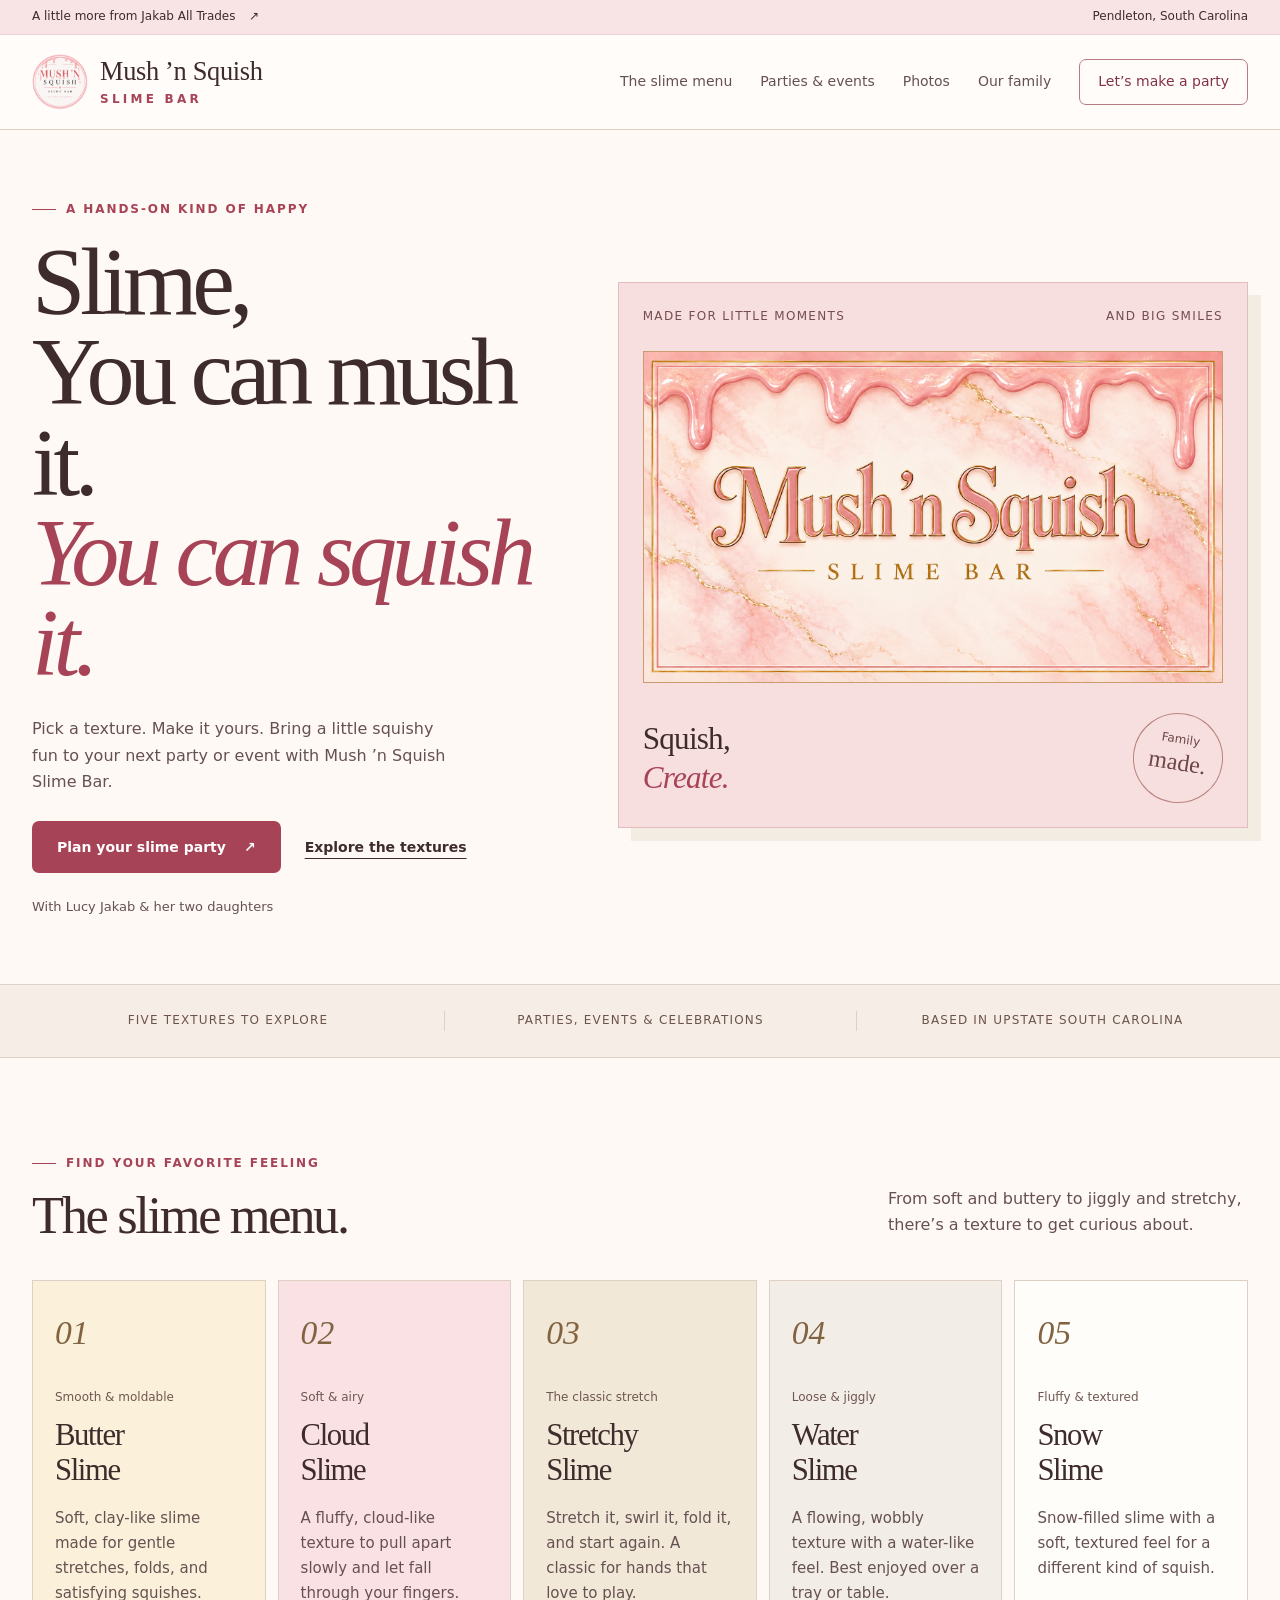
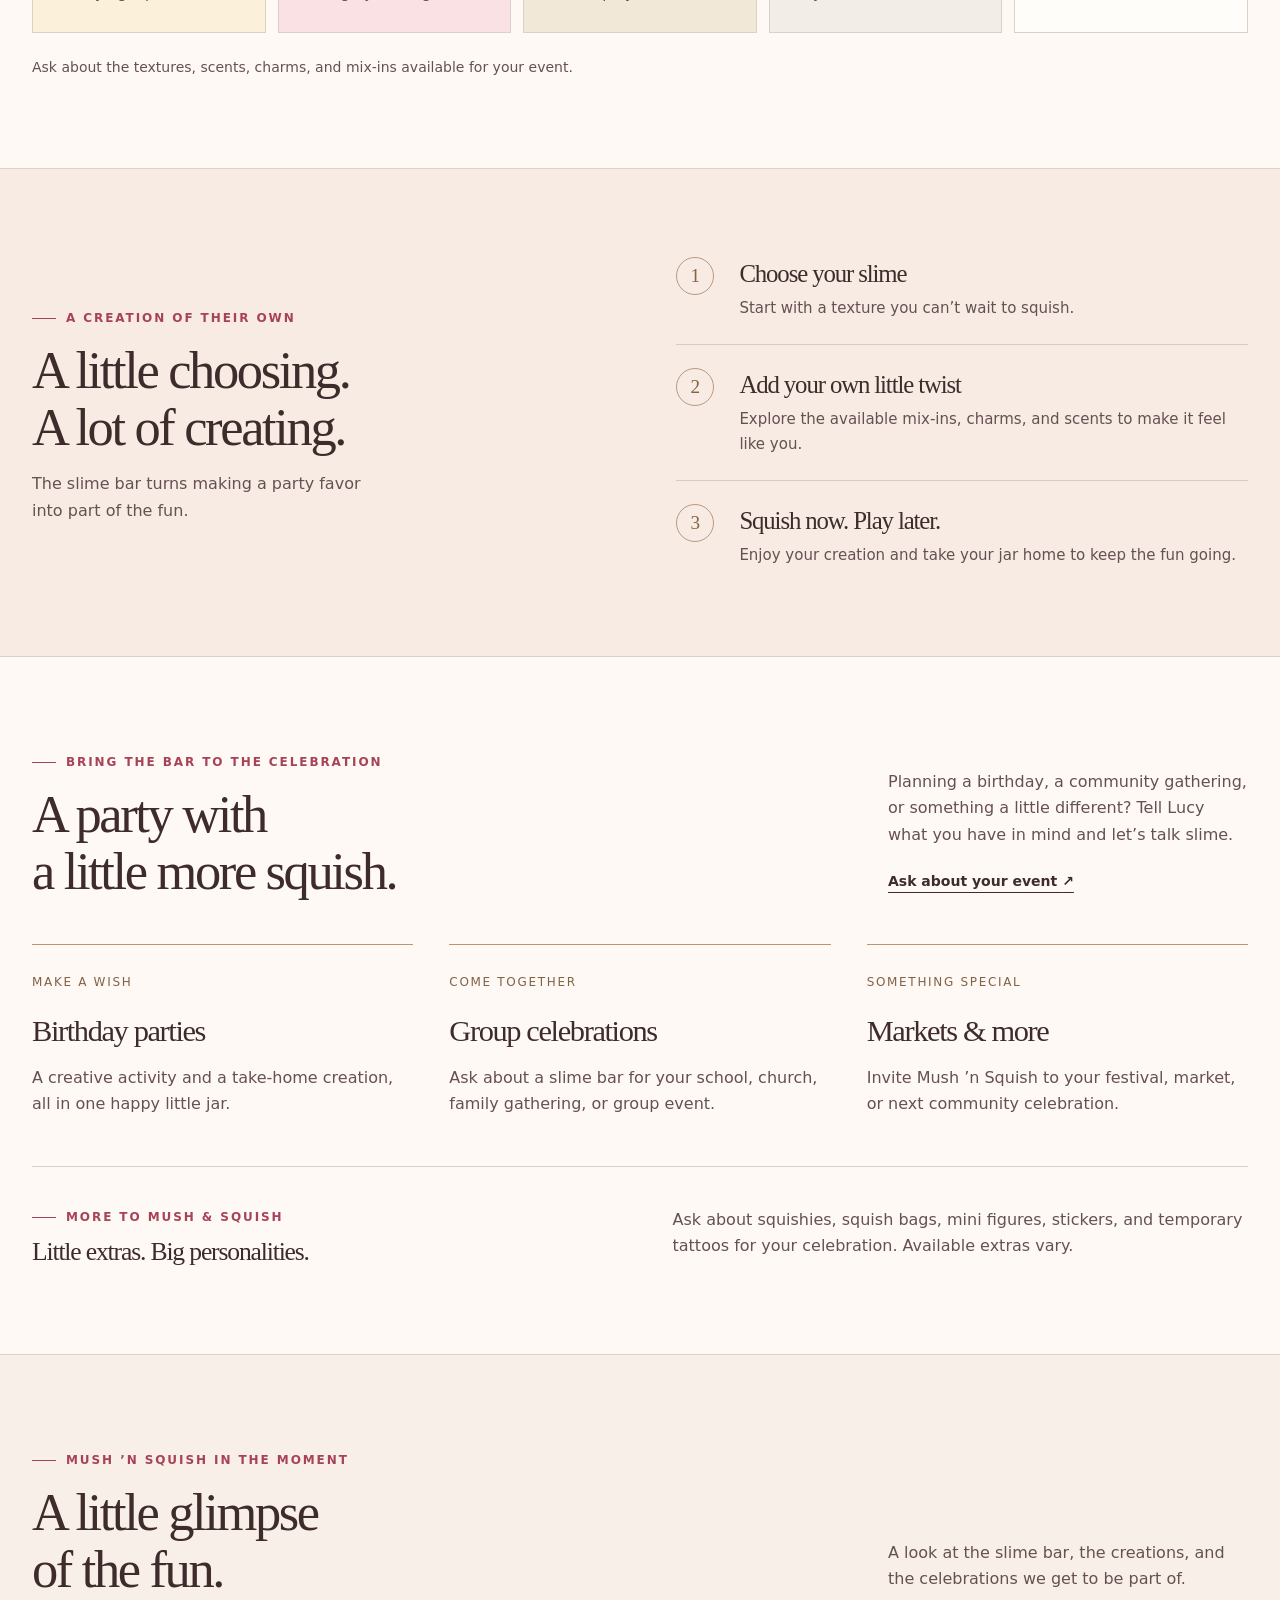
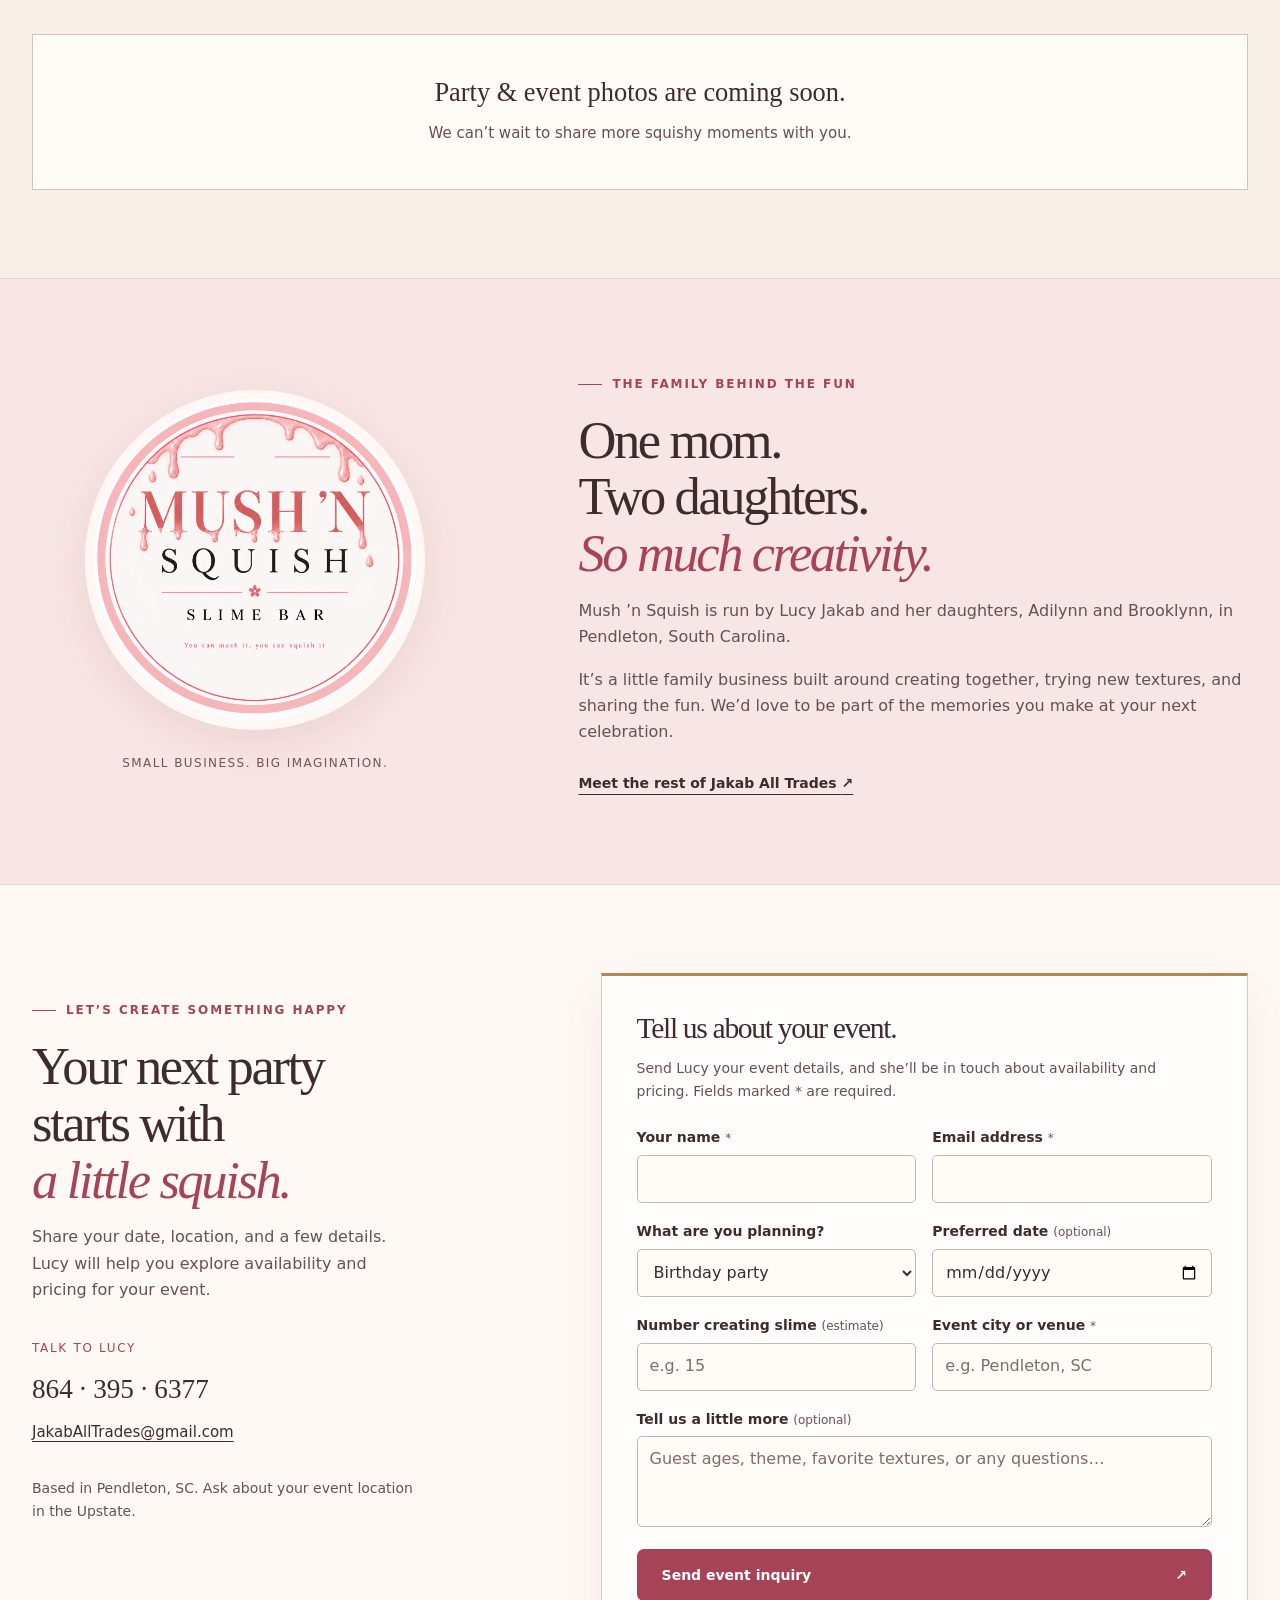
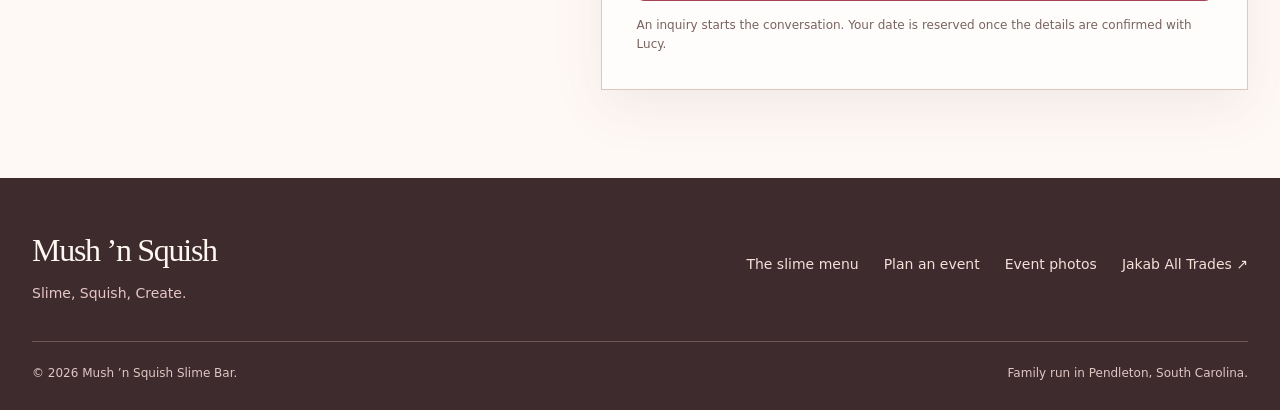
<file: mush-n-squish/index.html>
<!doctype html>
<html lang="en-US">
<head>
  <meta charset="utf-8">
  <meta name="viewport" content="width=device-width, initial-scale=1">
  <title>Mush ’n Squish Slime Bar | Parties &amp; Events in Upstate SC</title>
  <meta name="description" content="Slime, Squish, Create. A family-run slime bar with Lucy Jakab and her two daughters in Pendleton, SC. Explore five slime textures and inquire about your party or event.">
  <meta name="theme-color" content="#fff9f5">
  <link rel="canonical" href="https://jakaballtrades.com/mush-n-squish/">
  <meta property="og:url" content="https://jakaballtrades.com/mush-n-squish/">
  <meta property="og:type" content="website">
  <meta property="og:site_name" content="Mush ’n Squish Slime Bar">
  <meta property="og:title" content="Mush ’n Squish Slime Bar | Slime, Squish, Create">
  <meta property="og:description" content="A little creativity for your next celebration. Book a family-run slime bar for parties and events in Upstate South Carolina.">
  <meta name="twitter:card" content="summary">
  <link rel="icon" type="image/svg+xml" href="data:image/svg+xml,%3Csvg xmlns='http://www.w3.org/2000/svg' viewBox='0 0 64 64'%3E%3Crect width='64' height='64' rx='32' fill='%23f9c6ce'/%3E%3Ccircle cx='32' cy='32' r='27' fill='%23fff9f5' stroke='%23966936'/%3E%3Ctext x='32' y='45' text-anchor='middle' font-family='Georgia,serif' font-size='40' fill='%23a14456'%3Em%3C/text%3E%3C/svg%3E">
  <link rel="stylesheet" href="/assets/css/styles.css">
  <link rel="stylesheet" href="/mush-n-squish/assets/css/mush-n-squish.css?v=3">
  <script src="/mush-n-squish/assets/js/gallery.js?v=2" defer></script>
  <script src="/mush-n-squish/assets/js/mush-n-squish.js?v=4" defer></script>
</head>
<body class="slime-page">
  <a class="skip-link" href="#main-content" data-pulse-event="Link: Skip to content">Skip to content</a>
  <div class="parent-bar"><div class="container parent-inner"><a href="/" data-pulse-event="Link: A little more from Jakab All Trades">A little more from Jakab All Trades <span aria-hidden="true">↗</span></a><span>Pendleton, South Carolina</span></div></div>
  <header class="site-header">
    <div class="container header-inner">
      <a class="brand" href="#top" aria-label="Mush ’n Squish Slime Bar home" data-pulse-event="Link: Mush ’n Squish Slime Bar home">
        <img class="brand-logo" src="/mush-n-squish/assets/images/mush-n-squish-logo.jpeg" width="56" height="56" alt="">
        <span class="brand-text">Mush ’n Squish<small>SLIME BAR</small></span>
      </a>
      <button class="menu-button" type="button" aria-label="Open navigation" aria-controls="site-navigation" aria-expanded="false" data-menu-button data-pulse-event="Button: Open navigation"><svg viewBox="0 0 24 24" aria-hidden="true"><path d="M4 7h16M4 12h16M4 17h16" fill="none" stroke="currentColor" stroke-width="1.8" stroke-linecap="round"/></svg></button>
      <nav id="site-navigation" class="site-nav" aria-label="Main navigation" data-site-nav>
        <a href="#slimes" data-pulse-event="Link: The slime menu">The slime menu</a><a href="#events" data-pulse-event="Link: Parties &amp; events">Parties &amp; events</a><a href="#gallery" data-pulse-event="Link: Photos">Photos</a><a href="#about" data-pulse-event="Link: Our family">Our family</a><a class="nav-cta" href="#booking" data-pulse-event="Link: Let’s make a party">Let’s make a party</a>
      </nav>
    </div>
  </header>
  <main id="main-content">
    <section class="hero" id="top" aria-labelledby="hero-title">
      <div class="container hero-inner">
        <div class="hero-copy">
          <p class="eyebrow">A hands-on kind of happy</p>
          <h1 id="hero-title">Slime,<br>You can mush it.<br><em>You can squish it.</em></h1>
          <p>Pick a texture. Make it yours. Bring a little squishy fun to your next party or event with Mush ’n Squish Slime Bar.</p>
          <div class="button-row"><a class="button button-dark" href="#booking" data-pulse-event="Link: Plan your slime party">Plan your slime party <span aria-hidden="true">↗</span></a><a class="text-link" href="#slimes" data-pulse-event="Link: Explore the textures">Explore the textures</a></div>
          <p class="hero-footnote">With Lucy Jakab &amp; her two daughters</p>
        </div>
        <div class="brand-feature">
          <div class="brand-feature-top"><span>MADE FOR LITTLE MOMENTS</span><span>AND BIG SMILES</span></div>
          <img class="hero-brand-art" src="/mush-n-squish/assets/images/mush-n-squish-banner.png" width="1660" height="948" alt="Mush ’n Squish Slime Bar, with pink slime drips and gold lettering" fetchpriority="high">
          <div class="brand-feature-bottom"><p>Squish,<br><em>Create.</em></p><span class="family-seal">Family<br><strong>made.</strong></span></div>
        </div>
      </div>
    </section>
    <div class="trust-strip"><div class="container trust-inner"><span>Five textures to explore</span><span>Parties, events &amp; celebrations</span><span>Based in Upstate South Carolina</span></div></div>

    <section class="section texture-section" id="slimes" aria-labelledby="slimes-title">
      <div class="container">
        <div class="section-heading heading-inline"><div><p class="eyebrow">Find your favorite feeling</p><h2 id="slimes-title">The slime menu.</h2></div><p>From soft and buttery to jiggly and stretchy, there’s a texture to get curious about.</p></div>
        <div class="texture-grid">
          <article class="texture-card texture-butter"><span class="texture-number">01</span><p class="texture-note">Smooth &amp; moldable</p><h3>Butter<br>Slime</h3><p>Soft, clay-like slime made for gentle stretches, folds, and satisfying squishes.</p></article>
          <article class="texture-card texture-cloud"><span class="texture-number">02</span><p class="texture-note">Soft &amp; airy</p><h3>Cloud<br>Slime</h3><p>A fluffy, cloud-like texture to pull apart slowly and let fall through your fingers.</p></article>
          <article class="texture-card texture-stretchy"><span class="texture-number">03</span><p class="texture-note">The classic stretch</p><h3>Stretchy<br>Slime</h3><p>Stretch it, swirl it, fold it, and start again. A classic for hands that love to play.</p></article>
          <article class="texture-card texture-water"><span class="texture-number">04</span><p class="texture-note">Loose &amp; jiggly</p><h3>Water<br>Slime</h3><p>A flowing, wobbly texture with a water-like feel. Best enjoyed over a tray or table.</p></article>
          <article class="texture-card texture-snow"><span class="texture-number">05</span><p class="texture-note">Fluffy &amp; textured</p><h3>Snow<br>Slime</h3><p>Snow-filled slime with a soft, textured feel for a different kind of squish.</p></article>
        </div>
        <p class="section-note">Ask about the textures, scents, charms, and mix-ins available for your event.</p>
      </div>
    </section>

    <section class="section experience-section" aria-labelledby="experience-title">
      <div class="container experience-layout">
        <div class="section-heading"><p class="eyebrow">A creation of their own</p><h2 id="experience-title">A little choosing.<br>A lot of creating.</h2><p>The slime bar turns making a party favor into part of the fun.</p></div>
        <ol class="steps-list">
          <li><span class="step-number">1</span><div><h3>Choose your slime</h3><p>Start with a texture you can’t wait to squish.</p></div></li>
          <li><span class="step-number">2</span><div><h3>Add your own little twist</h3><p>Explore the available mix-ins, charms, and scents to make it feel like you.</p></div></li>
          <li><span class="step-number">3</span><div><h3>Squish now. Play later.</h3><p>Enjoy your creation and take your jar home to keep the fun going.</p></div></li>
        </ol>
      </div>
    </section>

    <section class="section events-section" id="events" aria-labelledby="events-title">
      <div class="container">
        <div class="section-heading heading-inline"><div><p class="eyebrow">Bring the bar to the celebration</p><h2 id="events-title">A party with<br>a little more squish.</h2></div><div><p>Planning a birthday, a community gathering, or something a little different? Tell Lucy what you have in mind and let’s talk slime.</p><a class="text-link" href="#booking" data-pulse-event="Link: Ask about your event">Ask about your event <span aria-hidden="true">↗</span></a></div></div>
        <div class="event-grid">
          <article class="event-card"><span class="event-kicker">MAKE A WISH</span><h3>Birthday parties</h3><p>A creative activity and a take-home creation, all in one happy little jar.</p></article>
          <article class="event-card"><span class="event-kicker">COME TOGETHER</span><h3>Group celebrations</h3><p>Ask about a slime bar for your school, church, family gathering, or group event.</p></article>
          <article class="event-card"><span class="event-kicker">SOMETHING SPECIAL</span><h3>Markets &amp; more</h3><p>Invite Mush ’n Squish to your festival, market, or next community celebration.</p></article>
        </div>
        <div class="extras-line"><div><span class="eyebrow">More to mush &amp; squish</span><h3>Little extras. Big personalities.</h3></div><p>Ask about squishies, squish bags, mini figures, stickers, and temporary tattoos for your celebration. Available extras vary.</p></div>
      </div>
    </section>

    <section class="section gallery-section" id="gallery" aria-labelledby="gallery-title">
      <div class="container">
        <div class="section-heading heading-inline">
          <div><p class="eyebrow">Mush ’n Squish in the moment</p><h2 id="gallery-title">A little glimpse<br>of the fun.</h2></div>
          <p>A look at the slime bar, the creations, and the celebrations we get to be part of.</p>
        </div>
        <div class="gallery-grid" id="event-gallery" hidden></div>
        <div class="gallery-empty" id="gallery-empty"><p>Party &amp; event photos are coming soon.</p><span>We can’t wait to share more squishy moments with you.</span></div>
        <template id="event-photo-template">
          <figure class="event-photo">
            <a class="event-photo-link" target="_blank" rel="noopener"><img width="1000" height="800" alt="" decoding="async"></a>
            <figcaption></figcaption>
          </figure>
        </template>
      </div>
    </section>

    <section class="section family-section" id="about" aria-labelledby="about-title">
      <div class="container split">
        <div class="family-visual"><img src="/mush-n-squish/assets/images/mush-n-squish-logo.jpeg" width="1254" height="1254" loading="lazy" alt="Mush ’n Squish Slime Bar circular pink logo"><p>Small business. Big imagination.</p></div>
        <div class="copy"><p class="eyebrow">The family behind the fun</p><h2 id="about-title">One mom.<br>Two daughters.<br><em>So much creativity.</em></h2><p>Mush ’n Squish is run by Lucy Jakab and her daughters, Adilynn and Brooklynn, in Pendleton, South Carolina.</p><p>It’s a little family business built around creating together, trying new textures, and sharing the fun. We’d love to be part of the memories you make at your next celebration.</p><a class="text-link" href="/" data-pulse-event="Link: Meet the rest of Jakab All Trades">Meet the rest of Jakab All Trades <span aria-hidden="true">↗</span></a></div>
      </div>
    </section>

    <section class="section booking-section" id="booking" aria-labelledby="booking-title">
      <div class="container booking-layout">
        <div class="booking-copy"><p class="eyebrow">Let’s create something happy</p><h2 id="booking-title">Your next party<br>starts with<br><em>a little squish.</em></h2><p>Share your date, location, and a few details. Lucy will help you explore availability and pricing for your event.</p><div class="contact-block"><span>Talk to Lucy</span><a class="contact-phone" href="tel:+18643956377" data-pulse-event="Link: Call contact">864 · 395 · 6377</a><a href="mailto:JakabAllTrades@gmail.com" data-pulse-event="Link: Email contact">JakabAllTrades@gmail.com</a></div><p class="booking-note">Based in Pendleton, SC. Ask about your event location in the Upstate.</p></div>
        <div class="booking-card">
          <h3>Tell us about your event.</h3><p class="form-intro" id="form-help">Send Lucy your event details, and she’ll be in touch about availability and pricing. Fields marked * are required.</p>
          <form id="booking-form" action="https://formspree.io/f/maennzyr" method="POST" aria-describedby="form-help">
            <input type="hidden" name="_subject" value="New Mush ’n Squish Event Inquiry">
            <input type="hidden" name="page" value="Mush ’n Squish Slime Bar">
            <input type="hidden" name="lead_source" value="https://jakaballtrades.com/mush-n-squish/">
            <fieldset class="booking-fields" id="booking-fields"><legend class="sr-only">Your event details</legend>
            <div class="form-grid">
              <div class="form-field"><label for="full-name">Your name <span aria-hidden="true">*</span></label><input id="full-name" name="name" autocomplete="name" required maxlength="100"></div>
              <div class="form-field"><label for="email">Email address <span aria-hidden="true">*</span></label><input id="email" name="email" type="email" autocomplete="email" required maxlength="150"></div>
              <div class="form-field"><label for="event-type">What are you planning?</label><select id="event-type" name="event_type"><option>Birthday party</option><option>School or church event</option><option>Family or group celebration</option><option>Festival or market</option><option>Something else</option></select></div>
              <div class="form-field"><label for="event-date">Preferred date <span>(optional)</span></label><input id="event-date" name="event_date" type="date"></div>
              <div class="form-field"><label for="guests">Number creating slime <span>(estimate)</span></label><input id="guests" name="guest_count" type="number" min="1" max="10000" step="1" placeholder="e.g. 15"></div>
              <div class="form-field"><label for="location">Event city or venue <span aria-hidden="true">*</span></label><input id="location" name="event_location" autocomplete="address-level2" placeholder="e.g. Pendleton, SC" required maxlength="200"></div>
              <div class="form-field field-wide"><label for="details">Tell us a little more <span>(optional)</span></label><textarea id="details" name="message" rows="3" maxlength="2000" placeholder="Guest ages, theme, favorite textures, or any questions…"></textarea></div>
            </div>
            </fieldset>
            <button class="button button-dark form-submit" id="booking-submit" type="submit" data-pulse-event="Button: Send event inquiry"><span id="booking-submit-label">Send event inquiry</span><span aria-hidden="true">↗</span></button>
            <p class="booking-status" id="booking-status" role="status" hidden></p>
            <p class="booking-error" id="booking-error" role="alert" tabindex="-1" hidden></p>
            <p class="form-note">An inquiry starts the conversation. Your date is reserved once the details are confirmed with Lucy.</p>

          </form>
          <div class="booking-success" id="booking-success" hidden>
            <h4 id="success-heading" tabindex="-1">Thank you! Your inquiry has been sent.</h4>
            <p>Lucy will be in touch about your event. Your date will be reserved once the details are confirmed together.</p>
            <button class="button button-secondary" id="another-inquiry" type="button" data-pulse-event="Button: Send another inquiry">Send another inquiry</button>
          </div>
        </div>
      </div>
    </section>
  </main>
  <footer class="site-footer">
    <div class="container"><div class="footer-top"><div><a class="footer-wordmark" href="#top" data-pulse-event="Link: Mush ’n Squish">Mush ’n Squish</a><p>Slime, Squish, Create.</p></div><div class="footer-links"><a href="#slimes" data-pulse-event="Link: The slime menu">The slime menu</a><a href="#booking" data-pulse-event="Link: Plan an event">Plan an event</a><a href="#gallery" data-pulse-event="Link: Event photos">Event photos</a><a href="/" data-pulse-event="Link: Jakab All Trades">Jakab All Trades <span aria-hidden="true">↗</span></a></div></div><div class="footer-bottom"><span>© <span data-year>2026</span> Mush ’n Squish Slime Bar.</span><span>Family run in Pendleton, South Carolina.</span></div></div>
  </footer>
  <script defer src="https://site-pulse.faithforgegaming.workers.dev/tracker.js" data-site="703e5238-5451-470e-8a00-7dd29b5cbadf"></script>
</body>
</html>
</file>
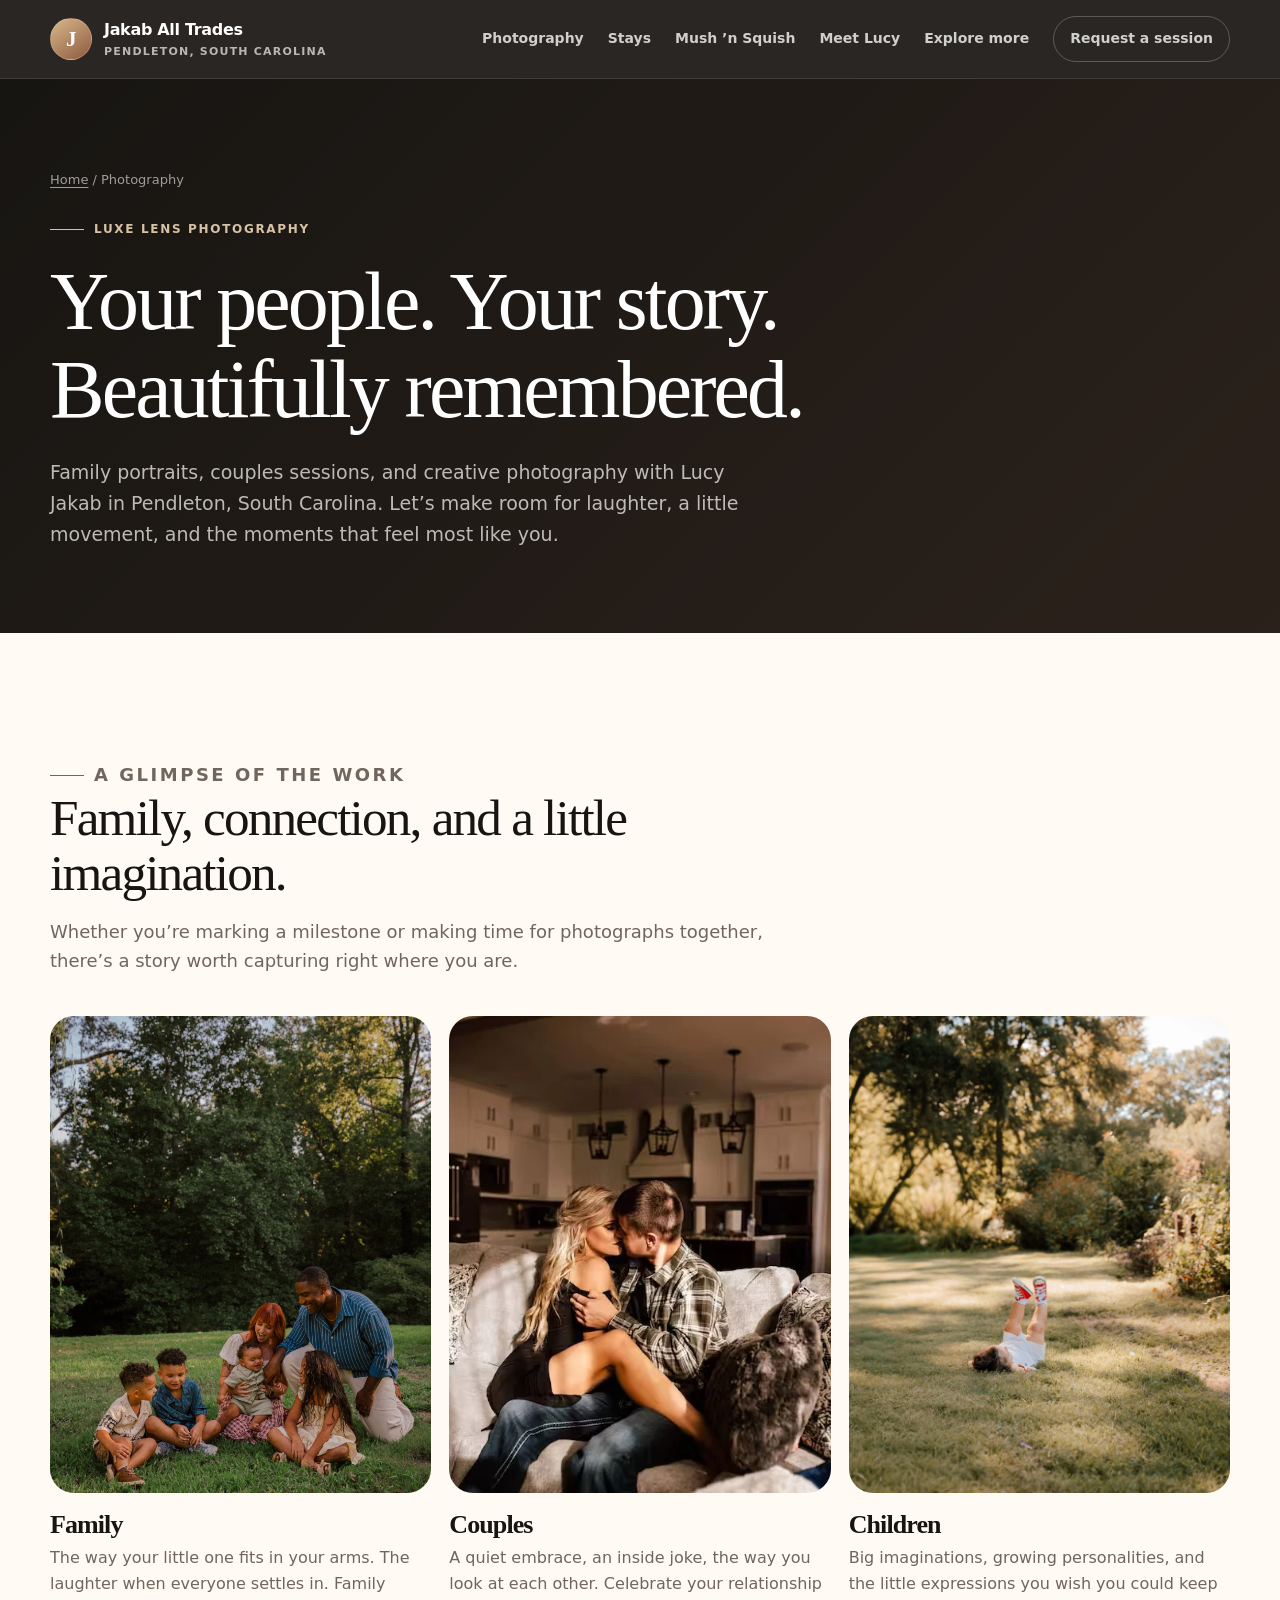
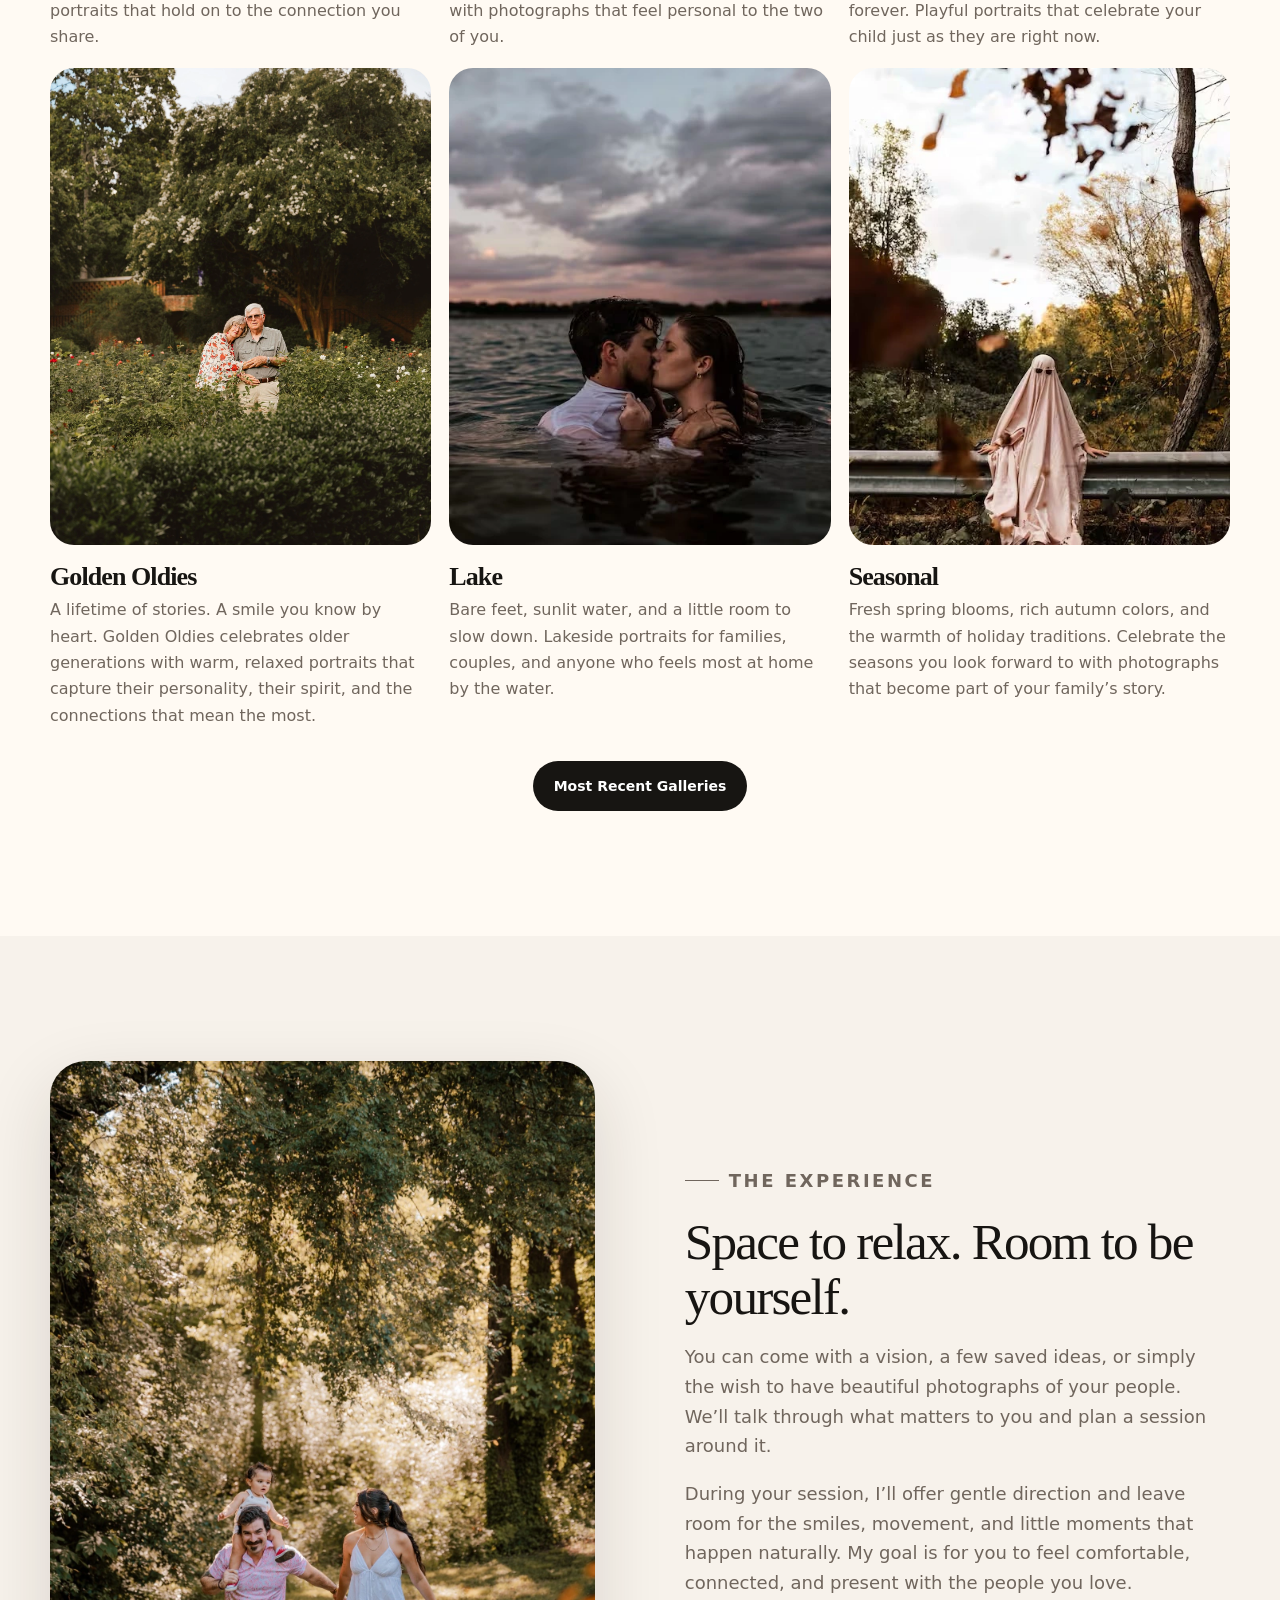
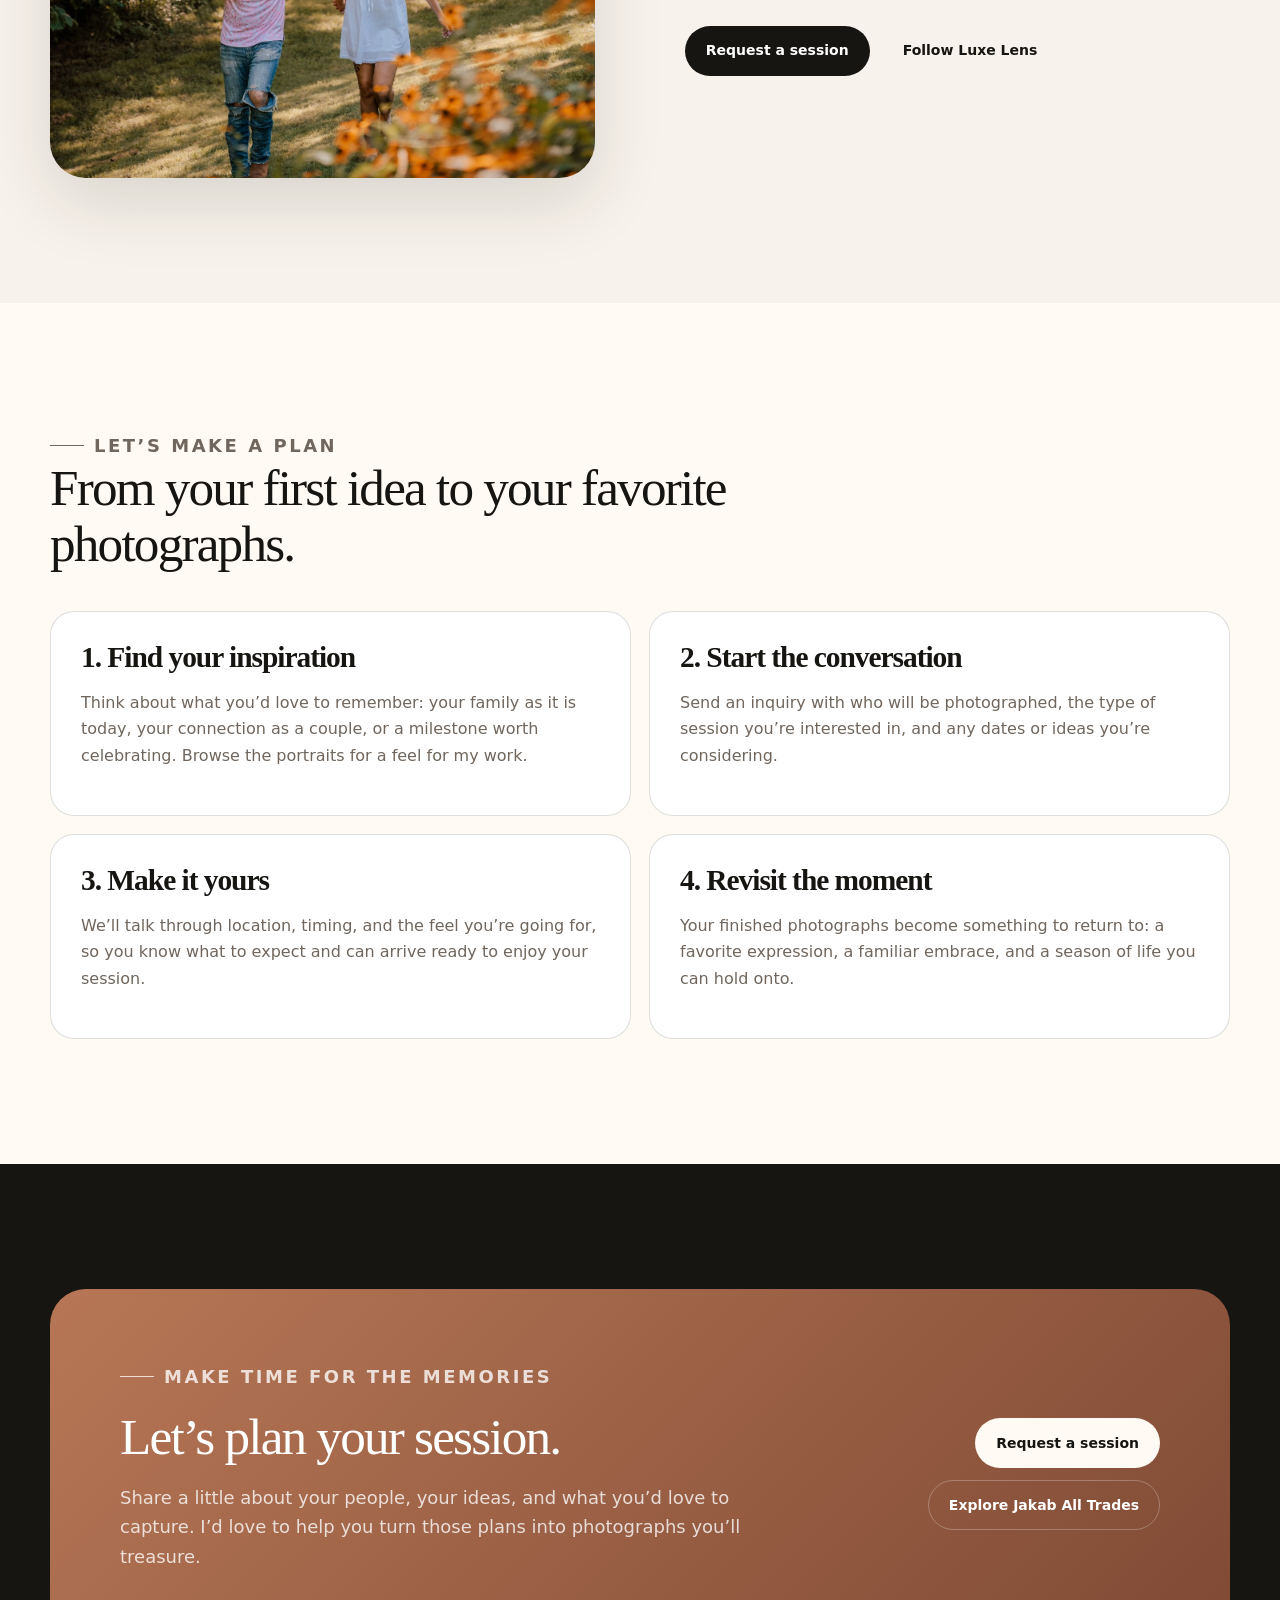
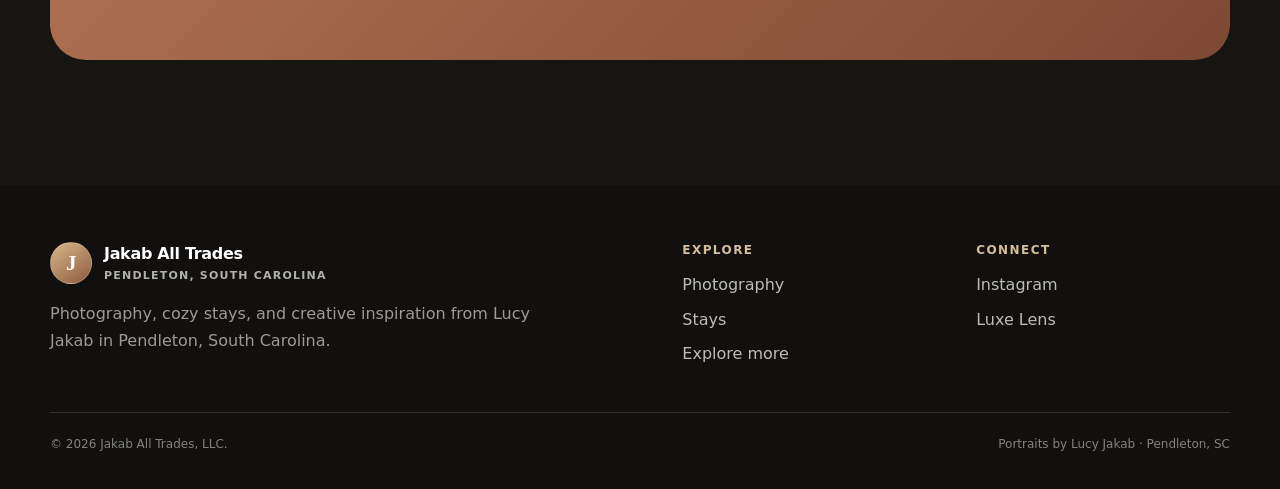
<file: photography/index.html>
<!doctype html>
<html lang="en-US">
<head>
  <meta charset="utf-8">
  <meta name="viewport" content="width=device-width, initial-scale=1">

  <title>Luxe Lens Photography | Portrait Photographer in Pendleton, SC</title>
  <meta name="description" content="Family, couples, children’s portraits, and more by Lucy Jakab of Luxe Lens Photography, serving Pendleton, Clemson, and the Upstate of SC. Explore the work and inquire about your session.">
  <meta name="robots" content="index,follow,max-image-preview:large">
  <meta name="theme-color" content="#171512">
  <link rel="canonical" href="https://jakaballtrades.com/photography/">

  <!-- Browser favicon -->
  <link rel="icon" type="image/webp" href="/assets/images/flaticon.webp">

  <!-- Social sharing previews -->
  <meta property="og:type" content="website">
  <meta property="og:site_name" content="Jakab All Trades">
  <meta property="og:locale" content="en_US">
  <meta property="og:url" content="https://jakaballtrades.com/photography/">
  <meta property="og:title" content="Luxe Lens Photography | Portraits That Feel Like You">
  <meta property="og:description" content="Family, couples, and creative portraits by Lucy Jakab in Pendleton, South Carolina. Your people, your connection, and the details worth remembering.">
  <meta property="og:image" content="https://jakaballtrades.com/assets/images/logo.webp">
  <meta property="og:image:type" content="image/webp">
  <meta property="og:image:alt" content="Jakab All Trades logo">

  <!-- X / Twitter card -->
  <meta name="twitter:card" content="summary_large_image">
  <meta name="twitter:title" content="Luxe Lens Photography | Portraits That Feel Like You">
  <meta name="twitter:description" content="Family, couples, and creative portraits by Lucy Jakab in Pendleton, South Carolina. Your people, your connection, and the details worth remembering.">
  <meta name="twitter:image" content="https://jakaballtrades.com/assets/images/logo.webp">
  <meta name="twitter:image:alt" content="Jakab All Trades logo">

  <link rel="stylesheet" href="../assets/css/styles.css">

  <script type="application/ld+json">
  {
    "@context": "https://schema.org",
    "@type": "Service",
    "name": "Luxe Lens Photography",
    "url": "https://jakaballtrades.com/photography/",
    "image": "https://jakaballtrades.com/assets/images/logo.webp",
    "serviceType": "Portrait photography",
    "description": "Family, couples, children’s, and creative portrait photography by Lucy Jakab of Luxe Lens Photography in Pendleton, South Carolina.",
    "areaServed": {
      "@type": "AdministrativeArea",
      "name": "Upstate South Carolina"
    },
    "provider": {
      "@type": "Organization",
      "name": "Jakab All Trades, LLC",
      "url": "https://jakaballtrades.com/",
      "logo": "https://jakaballtrades.com/assets/images/logo.webp"
    }
  }
  </script>
</head>
<body>
  <a class="skip-link" href="#main-content" data-pulse-event="Link: Skip to content">Skip to content</a>
  <header class="site-header">
    <div class="container header-inner">
      <a class="brand" href="../" aria-label="Jakab All Trades home" data-pulse-event="Link: Jakab All Trades home"><span class="brand-mark" aria-hidden="true">J</span><span class="brand-text">Jakab All Trades<small>Pendleton, South Carolina</small></span></a>
      <button class="menu-button" type="button" aria-label="Open navigation" aria-expanded="false" data-menu-button data-pulse-event="Button: Open navigation"><svg viewBox="0 0 24 24" aria-hidden="true"><path d="M4 7h16M4 12h16M4 17h16" fill="none" stroke="currentColor" stroke-width="1.8" stroke-linecap="round"/></svg></button>
      <nav class="site-nav" aria-label="Main navigation" data-site-nav><a href="./" data-pulse-event="Link: Photography">Photography</a><a href="../stays/" data-pulse-event="Link: Stays">Stays</a><a href="/mush-n-squish/" data-pulse-event="Link: Mush ’n Squish">Mush ’n Squish</a><a href="../#about" data-pulse-event="Link: Meet Lucy">Meet Lucy</a><a href="../links/" data-pulse-event="Link: Explore more">Explore more</a><a class="nav-cta" href="https://unscriptedphotographers.com/b/Do33J2gYFtQOjV" target="_blank" rel="noopener" data-pulse-event="Link: Request photography session">Request a session</a></nav>
    </div>
  </header>

  <main id="main-content">
    <section class="page-hero">
      <div class="container">
        <nav class="breadcrumbs" aria-label="Breadcrumb"><a href="../" data-pulse-event="Link: Home">Home</a> / Photography</nav>
        <p class="eyebrow">Luxe Lens Photography</p>
        <h1>Your people. Your story. Beautifully remembered.</h1>
        <p>Family portraits, couples sessions, and creative photography with Lucy Jakab in Pendleton, South Carolina. Let’s make room for laughter, a little movement, and the moments that feel most like you.</p>
      </div>
    </section>

    <section class="section section-cream" aria-labelledby="portfolio-title">
      <div class="container">
        <div class="section-heading"><p class="eyebrow">A glimpse of the work</p><h2 id="portfolio-title">Family, connection, and a little imagination.</h2><p>Whether you’re marking a milestone or making time for photographs together, there’s a story worth capturing right where you are.</p></div>
        <div class="photo-grid">
          <article class="photo-card" id="families">
            <div class="photo-frame"><img src="../assets/images/gallery-families.webp" width="900" height="900" alt="Family portrait photographed outdoors during autumn"></div>
            <h3>Family</h3>
            <p>The way your little one fits in your arms. The laughter when everyone settles in. Family portraits that hold on to the connection you share.</p>
          </article>
          <article class="photo-card" id="couples">
            <div class="photo-frame"><img src="../assets/images/gallery-couples.webp" width="900" height="900" alt="Close-up couples portrait with warm brown tones"></div>
            <h3>Couples</h3>
            <p>A quiet embrace, an inside joke, the way you look at each other. Celebrate your relationship with photographs that feel personal to the two of you.</p>
          </article>
          <article class="photo-card" id="children">
            <div class="photo-frame"><img src="../assets/images/gallery-children.webp" width="900" height="900" alt="Creative child portrait with playful styling"></div>
            <h3>Children</h3>
            <p>Big imaginations, growing personalities, and the little expressions you wish you could keep forever. Playful portraits that celebrate your child just as they are right now.</p>
          </article>
          <article class="photo-card" id="oldies">
            <div class="photo-frame"><img src="../assets/images/gallery-oldies.webp" width="900" height="900" loading="lazy" alt="Golden Oldies portrait"></div>
            <h3>Golden Oldies</h3>
            <p>A lifetime of stories. A smile you know by heart. Golden Oldies celebrates older generations with warm, relaxed portraits that capture their personality, their spirit, and the connections that mean the most.</p>
          </article>
          <article class="photo-card" id="lake">
            <div class="photo-frame"><img src="../assets/images/gallery-lake.webp" width="900" height="900" loading="lazy" alt="Lake portrait session"></div>
            <h3>Lake</h3>
            <p>Bare feet, sunlit water, and a little room to slow down. Lakeside portraits for families, couples, and anyone who feels most at home by the water.</p>
          </article>
          <article class="photo-card" id="seasonal">
            <div class="photo-frame"><img src="../assets/images/gallery-seasonal.webp" width="900" height="900" loading="lazy" alt="Seasonal portrait session"></div>
            <h3>Seasonal</h3>
            <p>Fresh spring blooms, rich autumn colors, and the warmth of holiday traditions. Celebrate the seasons you look forward to with photographs that become part of your family’s story.</p>
          </article>
        </div>
        <div class="button-row" style="justify-content: center; margin-top: 32px;">
          <a class="button button-dark" href="https://jakaballtradesluxelensphotography.pixieset.com/" target="_blank" rel="noopener" data-pulse-event="Link: View photography galleries">Most Recent Galleries</a>
        </div>
      </div>
    </section>

    <section class="section" aria-labelledby="experience-title">
      <div class="container split">
        <img class="split-photo" src="../assets/images/family-season.webp" width="1400" height="717" loading="lazy" alt="Family seated together outdoors in warm autumn light">
        <div class="copy"><p class="eyebrow">The experience</p><h2 id="experience-title">Space to relax. Room to be yourself.</h2><p>You can come with a vision, a few saved ideas, or simply the wish to have beautiful photographs of your people. We’ll talk through what matters to you and plan a session around it.</p><p>During your session, I’ll offer gentle direction and leave room for the smiles, movement, and little moments that happen naturally. My goal is for you to feel comfortable, connected, and present with the people you love.</p><div class="button-row"><a class="button button-dark" href="https://unscriptedphotographers.com/b/Do33J2gYFtQOjV" target="_blank" rel="noopener" data-pulse-event="Link: Request photography session">Request a session</a><a class="button" href="https://www.instagram.com/luxelensphoto.rosestudios/" target="_blank" rel="noopener" data-pulse-event="Link: Follow Luxe Lens">Follow Luxe Lens</a></div></div>
      </div>
    </section>

    <section class="section section-cream" aria-labelledby="process-title">
      <div class="container"><div class="section-heading"><p class="eyebrow">Let’s make a plan</p><h2 id="process-title">From your first idea to your favorite photographs.</h2></div><div class="content-grid"><div class="info-card"><h3>1. Find your inspiration</h3><p>Think about what you’d love to remember: your family as it is today, your connection as a couple, or a milestone worth celebrating. Browse the portraits for a feel for my work.</p></div><div class="info-card"><h3>2. Start the conversation</h3><p>Send an inquiry with who will be photographed, the type of session you’re interested in, and any dates or ideas you’re considering.</p></div><div class="info-card"><h3>3. Make it yours</h3><p>We’ll talk through location, timing, and the feel you’re going for, so you know what to expect and can arrive ready to enjoy your session.</p></div><div class="info-card"><h3>4. Revisit the moment</h3><p>Your finished photographs become something to return to: a favorite expression, a familiar embrace, and a season of life you can hold onto.</p></div></div></div>
    </section>

    <section class="section section-dark"><div class="container cta-panel"><div><p class="eyebrow">Make time for the memories</p><h2>Let’s plan your session.</h2><p>Share a little about your people, your ideas, and what you’d love to capture. I’d love to help you turn those plans into photographs you’ll treasure.</p></div><div class="button-row"><a class="button button-light" href="https://unscriptedphotographers.com/b/Do33J2gYFtQOjV" target="_blank" rel="noopener" data-pulse-event="Link: Request photography session">Request a session</a><a class="button button-outline" href="../links/" data-pulse-event="Link: Explore Jakab All Trades">Explore Jakab All Trades</a></div></div></section>
  </main>

  <footer class="site-footer"><div class="container"><div class="footer-grid"><div><a class="brand" href="../" data-pulse-event="Link: Jakab All Trades home"><span class="brand-mark" aria-hidden="true">J</span><span>Jakab All Trades<small>Pendleton, South Carolina</small></span></a><p class="footer-copy">Photography, cozy stays, and creative inspiration from Lucy Jakab in Pendleton, South Carolina.</p></div><div><p class="footer-heading">Explore</p><div class="footer-links"><a href="./" data-pulse-event="Link: Photography">Photography</a><a href="../stays/" data-pulse-event="Link: Stays">Stays</a><a href="../links/" data-pulse-event="Link: Explore more">Explore more</a></div></div><div><p class="footer-heading">Connect</p><div class="footer-links"><a href="https://www.instagram.com/jakab.all.trades/" target="_blank" rel="noopener" data-pulse-event="Link: Instagram">Instagram</a><a href="https://www.instagram.com/luxelensphoto.rosestudios/" target="_blank" rel="noopener" data-pulse-event="Link: Luxe Lens">Luxe Lens</a></div></div></div><div class="footer-bottom"><span>© <span data-year></span> Jakab All Trades, LLC.</span><span>Portraits by Lucy Jakab · Pendleton, SC</span></div></div></footer>
  <script src="../assets/js/site.js" defer></script>
  <script defer src="https://site-pulse.faithforgegaming.workers.dev/tracker.js" data-site="703e5238-5451-470e-8a00-7dd29b5cbadf"></script>
</body>
</html>
</file>
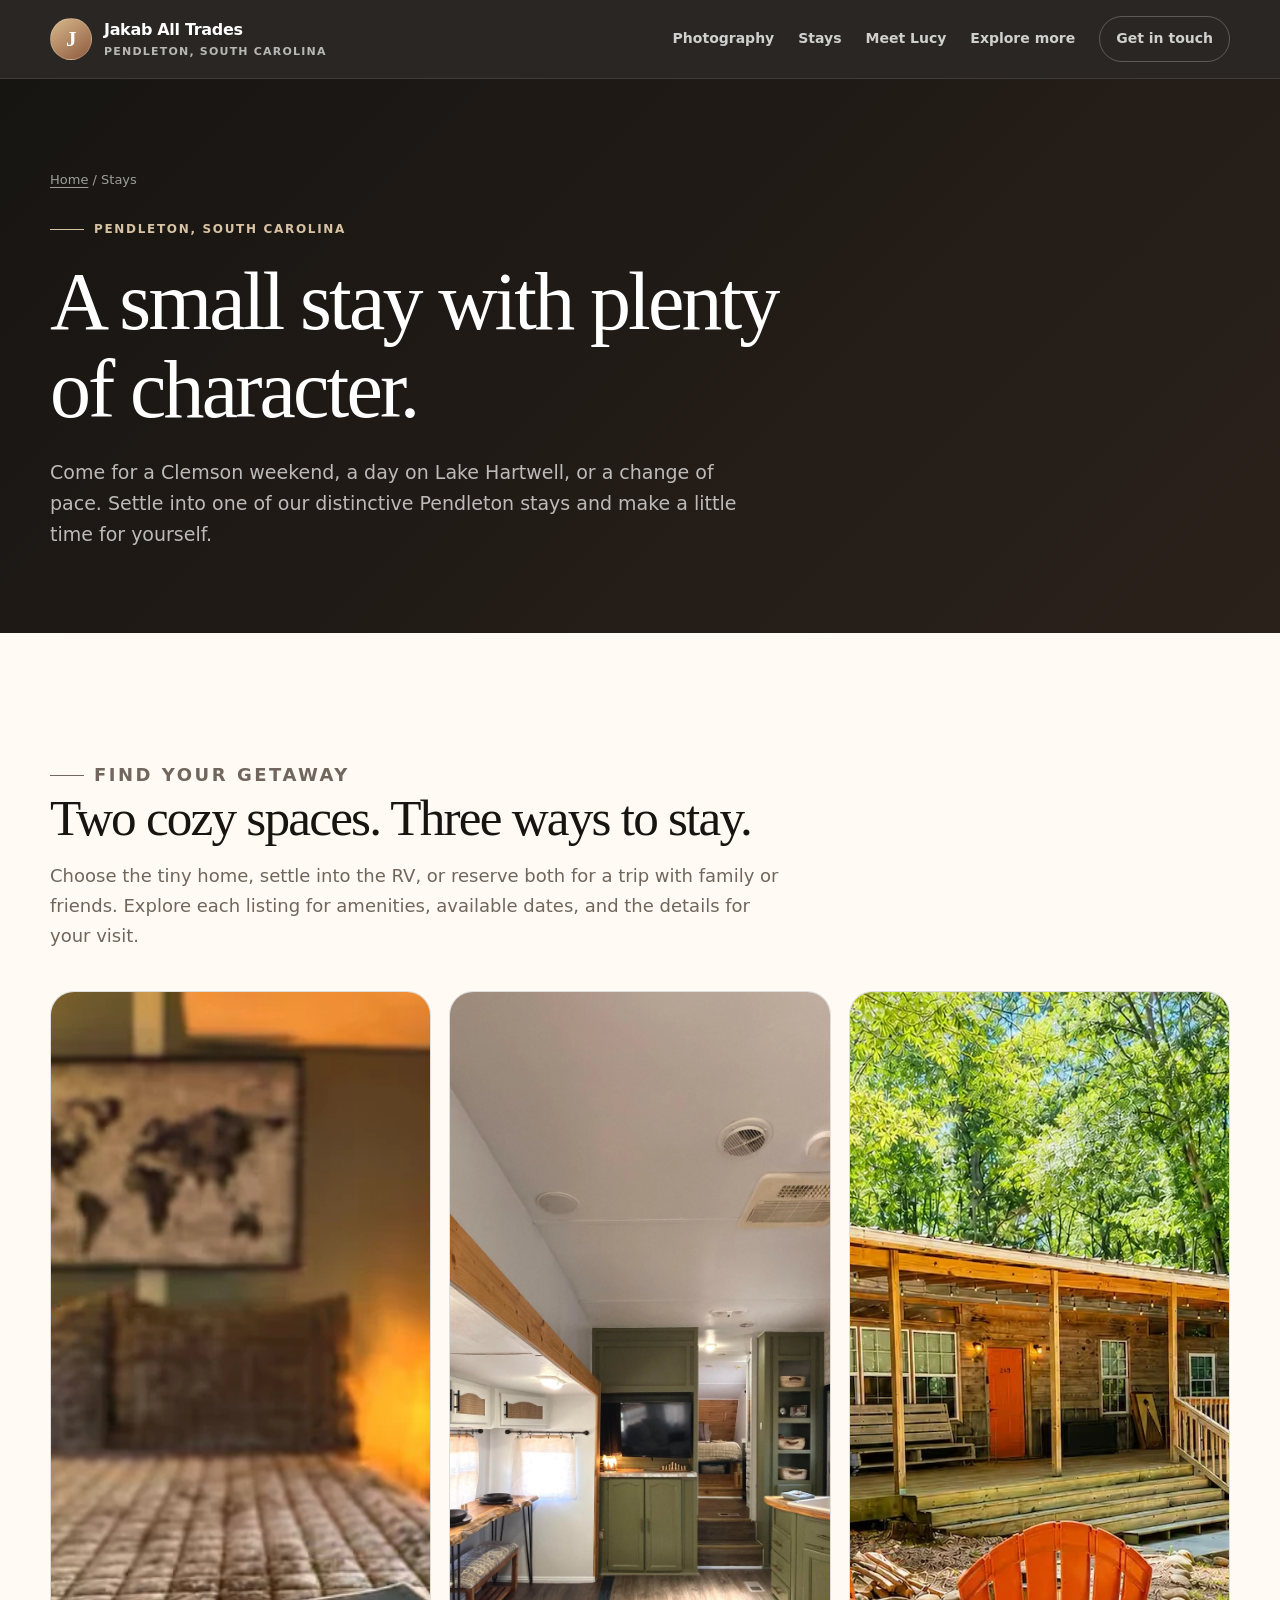
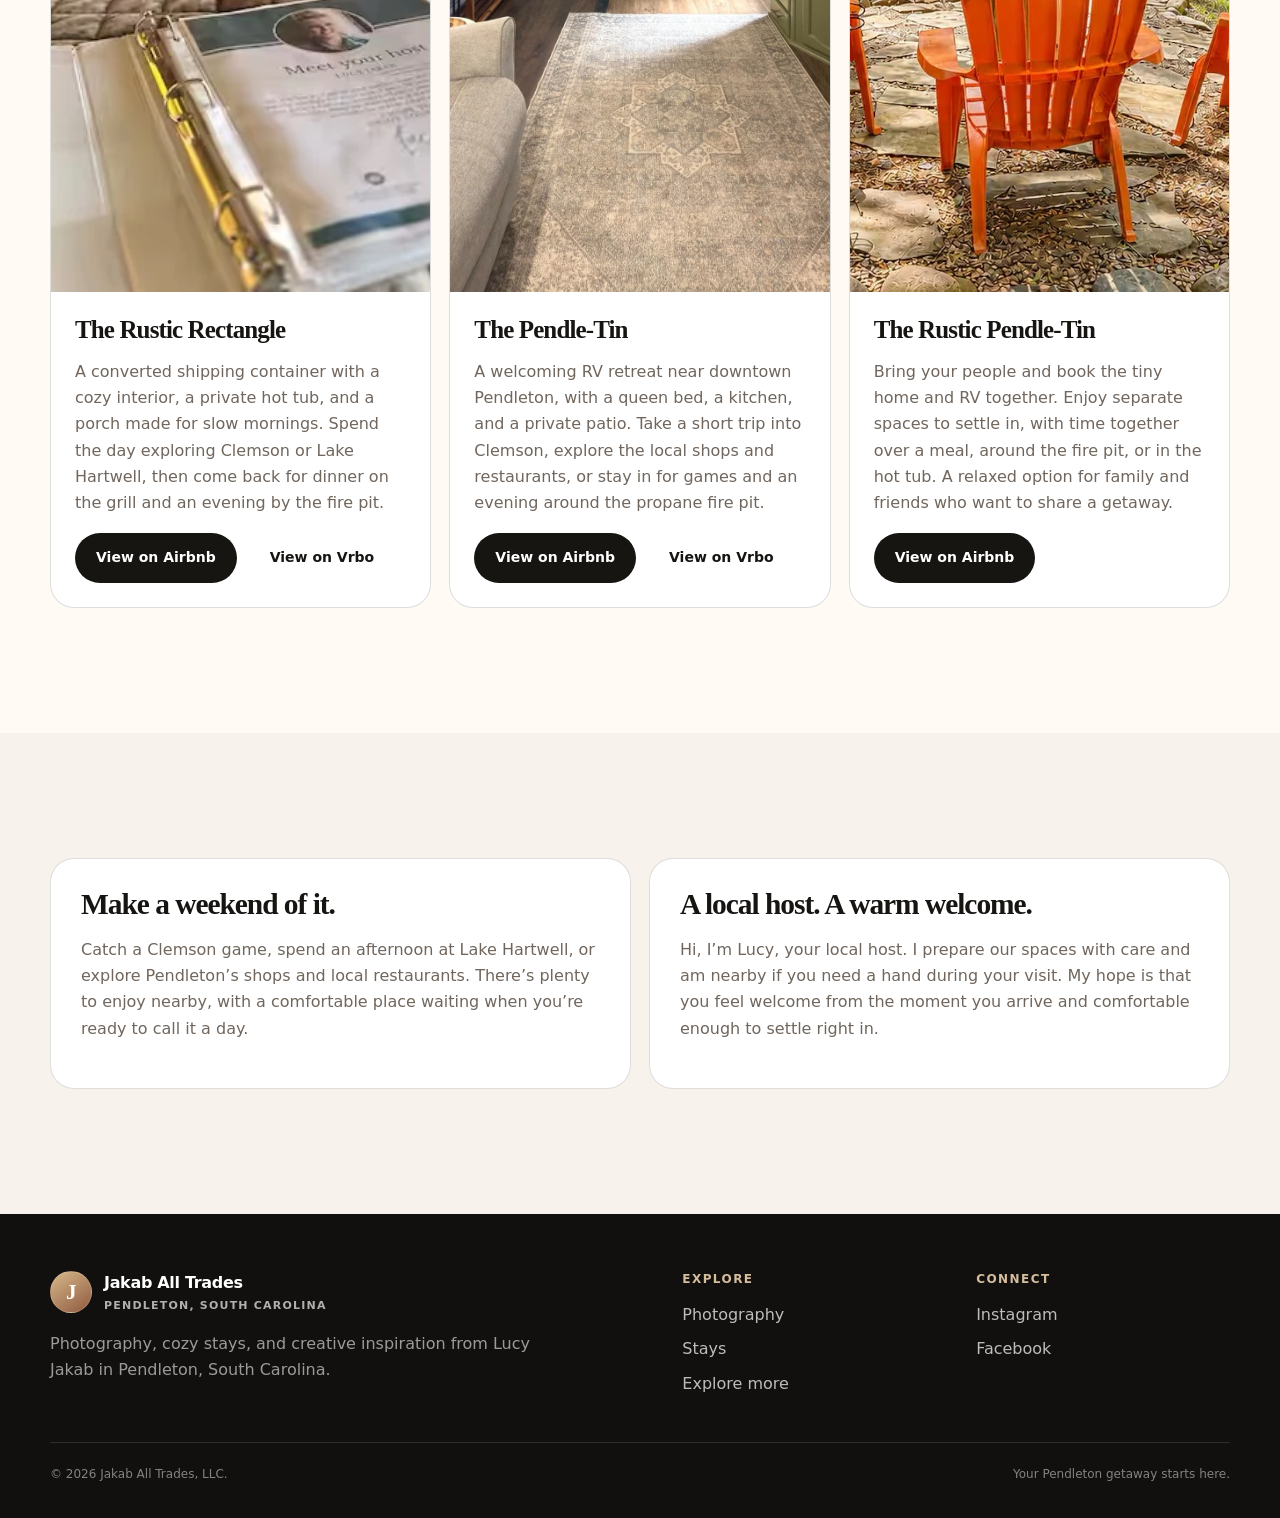
<file: stays/index.html>
<!doctype html>
<html lang="en-US">
<head>
  <meta charset="utf-8">
  <meta name="viewport" content="width=device-width, initial-scale=1">
  <title>Pendleton Vacation Rentals Near Clemson | Jakab All Trades</title>
  <meta name="description" content="Explore our tiny home and RV stays in Pendleton, SC, near Clemson, Lake Hartwell and the Upstate of South Carolina. Book The Rustic Rectangle, The Pendle-Tin, or both together.">
  <meta name="robots" content="index,follow,max-image-preview:large">
  <meta name="theme-color" content="#171512">
  <link rel="stylesheet" href="../assets/css/styles.css">
  <!-- Add a canonical URL and absolute social-share image after the final domain is connected. -->
</head>
<body>
  <a class="skip-link" href="#main-content" data-pulse-event="Link: Skip to content">Skip to content</a>
  <header class="site-header"><div class="container header-inner"><a class="brand" href="../" data-pulse-event="Link: Jakab All Trades home"><span class="brand-mark" aria-hidden="true">J</span><span class="brand-text">Jakab All Trades<small>Pendleton, South Carolina</small></span></a><button class="menu-button" type="button" aria-label="Open navigation" aria-expanded="false" data-menu-button data-pulse-event="Button: Open navigation"><svg viewBox="0 0 24 24" aria-hidden="true"><path d="M4 7h16M4 12h16M4 17h16" fill="none" stroke="currentColor" stroke-width="1.8" stroke-linecap="round"/></svg></button><nav class="site-nav" aria-label="Main navigation" data-site-nav><a href="../photography/" data-pulse-event="Link: Photography">Photography</a><a href="./" data-pulse-event="Link: Stays">Stays</a><a href="../#about" data-pulse-event="Link: Meet Lucy">Meet Lucy</a><a href="../links/" data-pulse-event="Link: Explore more">Explore more</a><a class="nav-cta" href="../links/#contact" data-pulse-event="Link: Get in touch">Get in touch</a></nav></div></header>
  <main id="main-content">
    <section class="page-hero"><div class="container"><nav class="breadcrumbs" aria-label="Breadcrumb"><a href="../" data-pulse-event="Link: Home">Home</a> / Stays</nav><p class="eyebrow">Pendleton, South Carolina</p><h1>A small stay with plenty of character.</h1><p>Come for a Clemson weekend, a day on Lake Hartwell, or a change of pace. Settle into one of our distinctive Pendleton stays and make a little time for yourself.</p></div></section>
    <section class="section section-cream"><div class="container"><div class="section-heading"><p class="eyebrow">Find your getaway</p><h2>Two cozy spaces. Three ways to stay.</h2><p>Choose the tiny home, settle into the RV, or reserve both for a trip with family or friends. Explore each listing for amenities, available dates, and the details for your visit.</p></div><div class="stay-grid">
      <article class="stay-card"><img src="../assets/images/stay-rustic-rectangle.webp" width="900" height="900" alt="Warm neutral interior detail representing The Rustic Rectangle"><div class="stay-card-body"><h3>The Rustic Rectangle</h3><p>A converted shipping container with a cozy interior, a private hot tub, and a porch made for slow mornings. Spend the day exploring Clemson or Lake Hartwell, then come back for dinner on the grill and an evening by the fire pit.</p><div class="button-row"><a class="button button-dark" href="https://www.airbnb.com/rooms/47705872" target="_blank" rel="noopener" data-pulse-event="Link: The Rustic Rectangle on Airbnb">View on Airbnb</a><a class="button" href="https://www.vrbo.com/en-gb/p2178318vb" target="_blank" rel="noopener" data-pulse-event="Link: The Rustic Rectangle on Vrbo">View on Vrbo</a></div></div></article>
      <article class="stay-card"><img src="../assets/images/stay-pendle-tin.webp" width="900" height="900" alt="Vintage refinished dresser representing The Pendle-Tin"><div class="stay-card-body"><h3>The Pendle-Tin</h3><p>A welcoming RV retreat near downtown Pendleton, with a queen bed, a kitchen, and a private patio. Take a short trip into Clemson, explore the local shops and restaurants, or stay in for games and an evening around the propane fire pit.</p><div class="button-row"><a class="button button-dark" href="https://www.airbnb.com/rooms/33664061" target="_blank" rel="noopener" data-pulse-event="Link: The Pendle-Tin on Airbnb">View on Airbnb</a><a class="button" href="https://www.vrbo.com/3015378" target="_blank" rel="noopener" data-pulse-event="Link: The Pendle-Tin on Vrbo">View on Vrbo</a></div></div></article>
      <article class="stay-card"><img src="../assets/images/stay-rustic-pendle-tin.webp" width="900" height="900" alt="Vintage wood furniture representing The Rustic Pendle-Tin"><div class="stay-card-body"><h3>The Rustic Pendle-Tin</h3><p>Bring your people and book the tiny home and RV together. Enjoy separate spaces to settle in, with time together over a meal, around the fire pit, or in the hot tub. A relaxed option for family and friends who want to share a getaway.</p><div class="button-row"><a class="button button-dark" href="https://www.airbnb.com/rooms/1068824138586578535" target="_blank" rel="noopener" data-pulse-event="Link: The Rustic Pendle-Tin on Airbnb">View on Airbnb</a></div></div></article>
    </div></div></section>
    <section class="section"><div class="container content-grid"><div class="info-card"><h3>Make a weekend of it.</h3><p>Catch a Clemson game, spend an afternoon at Lake Hartwell, or explore Pendleton’s shops and local restaurants. There’s plenty to enjoy nearby, with a comfortable place waiting when you’re ready to call it a day.</p></div><div class="info-card"><h3>A local host. A warm welcome.</h3><p>Hi, I’m Lucy, your local host. I prepare our spaces with care and am nearby if you need a hand during your visit. My hope is that you feel welcome from the moment you arrive and comfortable enough to settle right in.</p></div></div></section>
  </main>
  <footer class="site-footer"><div class="container"><div class="footer-grid"><div><a class="brand" href="../" data-pulse-event="Link: Jakab All Trades home"><span class="brand-mark" aria-hidden="true">J</span><span>Jakab All Trades<small>Pendleton, South Carolina</small></span></a><p class="footer-copy">Photography, cozy stays, and creative inspiration from Lucy Jakab in Pendleton, South Carolina.</p></div><div><p class="footer-heading">Explore</p><div class="footer-links"><a href="../photography/" data-pulse-event="Link: Photography">Photography</a><a href="./" data-pulse-event="Link: Stays">Stays</a><a href="../links/" data-pulse-event="Link: Explore more">Explore more</a></div></div><div><p class="footer-heading">Connect</p><div class="footer-links"><a href="https://www.instagram.com/jakab.all.trades/" target="_blank" rel="noopener" data-pulse-event="Link: Instagram">Instagram</a><a href="https://www.facebook.com/lucy.norris.52" target="_blank" rel="noopener" data-pulse-event="Link: Facebook">Facebook</a></div></div></div><div class="footer-bottom"><span>© <span data-year></span> Jakab All Trades, LLC.</span><span>Your Pendleton getaway starts here.</span></div></div></footer>
  <script src="../assets/js/site.js" defer></script>
  <script defer src="https://site-pulse.faithforgegaming.workers.dev/tracker.js" data-site="703e5238-5451-470e-8a00-7dd29b5cbadf"></script>
</body>
</html>
</file>
<file: assets/css/styles.css>
:root {
  --ink: #171512;
  --ink-soft: #36322d;
  --paper: #f7f2eb;
  --paper-deep: #eee5d9;
  --cream: #fffaf3;
  --white: #ffffff;
  --clay: #a76545;
  --clay-dark: #73432e;
  --sage: #77806d;
  --gold: #b89055;
  --line: rgba(23, 21, 18, 0.14);
  --line-light: rgba(255, 255, 255, 0.18);
  --shadow: 0 24px 70px rgba(35, 26, 18, 0.14);
  --radius-sm: 14px;
  --radius-md: 24px;
  --radius-lg: 36px;
  --content: 1180px;
}

* {
  box-sizing: border-box;
}

html {
  scroll-behavior: smooth;
}

body {
  margin: 0;
  background: var(--paper);
  color: var(--ink);
  font-family: Inter, ui-sans-serif, system-ui, -apple-system, BlinkMacSystemFont, "Segoe UI", sans-serif;
  font-size: 16px;
  line-height: 1.65;
  text-rendering: optimizeLegibility;
}

img {
  display: block;
  max-width: 100%;
}

a {
  color: inherit;
}

button,
input,
textarea {
  font: inherit;
}

.skip-link {
  position: fixed;
  top: 12px;
  left: 12px;
  z-index: 1000;
  transform: translateY(-150%);
  padding: 10px 14px;
  border-radius: 10px;
  background: var(--white);
  color: var(--ink);
  font-weight: 800;
}

.skip-link:focus {
  transform: translateY(0);
}

.container {
  width: min(calc(100% - 40px), var(--content));
  margin-inline: auto;
}

.site-header {
  position: sticky;
  top: 0;
  z-index: 100;
  border-bottom: 1px solid rgba(255, 255, 255, 0.10);
  background: rgba(23, 21, 18, 0.92);
  color: var(--white);
  backdrop-filter: blur(14px);
}

.header-inner {
  min-height: 78px;
  display: flex;
  align-items: center;
  justify-content: space-between;
  gap: 24px;
}

.brand {
  display: inline-flex;
  align-items: center;
  gap: 12px;
  text-decoration: none;
  font-weight: 850;
  letter-spacing: -0.02em;
}

.brand-mark {
  width: 42px;
  height: 42px;
  display: grid;
  place-items: center;
  border: 1px solid var(--line-light);
  border-radius: 50%;
  background: linear-gradient(145deg, #d7b88a, #8e5a3f);
  color: var(--white);
  font-family: Georgia, "Times New Roman", serif;
  font-size: 21px;
}

.brand small {
  display: block;
  color: rgba(255,255,255,.67);
  font-size: 11px;
  font-weight: 650;
  letter-spacing: .11em;
  text-transform: uppercase;
}

.site-nav {
  display: flex;
  align-items: center;
  gap: 24px;
}

.site-nav a {
  text-decoration: none;
  color: rgba(255,255,255,.78);
  font-size: 14px;
  font-weight: 720;
}

.site-nav a:hover,
.site-nav a:focus-visible {
  color: var(--white);
}

.nav-cta {
  padding: 10px 16px;
  border: 1px solid rgba(255,255,255,.24);
  border-radius: 999px;
}

.menu-button {
  display: none;
  width: 46px;
  height: 46px;
  border: 1px solid var(--line-light);
  border-radius: 50%;
  background: transparent;
  color: var(--white);
  cursor: pointer;
}

.menu-button svg {
  width: 23px;
  margin: auto;
}

.hero {
  overflow: hidden;
  background:
    radial-gradient(circle at 12% 10%, rgba(184, 144, 85, .16), transparent 33%),
    linear-gradient(135deg, #171512 0%, #211b17 55%, #2b211b 100%);
  color: var(--white);
}

.hero-inner {
  min-height: 680px;
  display: grid;
  grid-template-columns: 1.05fr .95fr;
  gap: clamp(42px, 7vw, 92px);
  align-items: center;
  padding-block: 72px;
}

.eyebrow {
  display: inline-flex;
  align-items: center;
  gap: 10px;
  margin: 0 0 18px;
  color: #d8c2a4;
  font-size: 12px;
  font-weight: 850;
  letter-spacing: .14em;
  text-transform: uppercase;
}

.eyebrow::before {
  content: "";
  width: 34px;
  height: 1px;
  background: currentColor;
}

h1,
h2,
h3 {
  margin-top: 0;
  font-family: Georgia, "Times New Roman", serif;
  letter-spacing: -0.035em;
  line-height: 1.08;
}

h1 {
  max-width: 760px;
  margin-bottom: 22px;
  font-size: clamp(47px, 6.4vw, 86px);
  font-weight: 500;
}

h2 {
  margin-bottom: 16px;
  font-size: clamp(35px, 4vw, 56px);
  font-weight: 500;
}

h3 {
  margin-bottom: 10px;
  font-size: clamp(23px, 2.3vw, 31px);
  font-weight: 600;
}

.hero-copy > p:not(.eyebrow) {
  max-width: 650px;
  margin: 0 0 32px;
  color: rgba(255,255,255,.73);
  font-size: clamp(17px, 2vw, 20px);
}

.button-row {
  display: flex;
  flex-wrap: wrap;
  gap: 12px;
}

.button {
  min-height: 50px;
  display: inline-flex;
  align-items: center;
  justify-content: center;
  gap: 9px;
  padding: 12px 20px;
  border: 1px solid transparent;
  border-radius: 999px;
  text-decoration: none;
  font-size: 14px;
  font-weight: 820;
  transition: transform .18s ease, background .18s ease, border-color .18s ease;
}

.button:hover {
  transform: translateY(-2px);
}

.button-light {
  background: var(--cream);
  color: var(--ink);
}

.button-outline {
  border-color: rgba(255,255,255,.26);
  color: var(--white);
}

.button-dark {
  background: var(--ink);
  color: var(--white);
}

.button-clay {
  background: var(--clay);
  color: var(--white);
}

.hero-visual {
  position: relative;
  min-height: 520px;
}

.hero-photo {
  width: min(100%, 560px);
  height: 520px;
  margin-left: auto;
  border-radius: 200px 200px 26px 26px;
  object-fit: cover;
  object-position: center;
  box-shadow: 0 36px 100px rgba(0,0,0,.42);
}

.profile-chip {
  position: absolute;
  left: -24px;
  bottom: 34px;
  width: min(315px, 78%);
  display: flex;
  align-items: center;
  gap: 14px;
  padding: 14px;
  border: 1px solid rgba(255,255,255,.22);
  border-radius: 22px;
  background: rgba(248, 241, 232, .94);
  color: var(--ink);
  box-shadow: var(--shadow);
}

.profile-chip img {
  width: 74px;
  height: 74px;
  border-radius: 50%;
  object-fit: cover;
}

.profile-chip strong {
  display: block;
  font-size: 16px;
}

.profile-chip span {
  color: #6d6259;
  font-size: 13px;
}

.trust-strip {
  border-bottom: 1px solid var(--line);
  background: var(--cream);
}

.trust-inner {
  min-height: 92px;
  display: grid;
  grid-template-columns: repeat(3, 1fr);
  align-items: center;
  gap: 20px;
  text-align: center;
  color: #6a6057;
  font-size: 13px;
  font-weight: 760;
  letter-spacing: .04em;
  text-transform: uppercase;
}

.trust-inner span + span {
  border-left: 1px solid var(--line);
}

.section {
  padding-block: clamp(76px, 10vw, 125px);
}

.section-cream {
  background: var(--cream);
}

.section-dark {
  background: var(--ink);
  color: var(--white);
}

.section-heading {
  max-width: 730px;
  margin-bottom: 40px;
}

.section-heading p {
  margin: 0;
  color: #70665d;
  font-size: 18px;
}

.section-dark .section-heading p {
  color: rgba(255,255,255,.66);
}

.branch-grid {
  display: grid;
  grid-template-columns: repeat(12, 1fr);
  gap: 18px;
}

.branch-card {
  min-height: 330px;
  position: relative;
  overflow: hidden;
  display: flex;
  flex-direction: column;
  justify-content: flex-end;
  padding: 30px;
  border: 1px solid var(--line);
  border-radius: var(--radius-md);
  background: var(--white);
  text-decoration: none;
  box-shadow: 0 10px 35px rgba(44, 34, 24, .05);
  transition: transform .2s ease, box-shadow .2s ease;
}

.branch-card:hover {
  transform: translateY(-5px);
  box-shadow: var(--shadow);
}

.branch-card::before {
  content: "";
  position: absolute;
  inset: 0;
  background: radial-gradient(circle at 90% 10%, rgba(167, 101, 69, .18), transparent 35%);
}

.branch-card > * {
  position: relative;
}

.branch-card-large {
  grid-column: span 6;
}

.branch-card-small {
  grid-column: span 3;
}

.branch-number {
  margin-bottom: auto;
  color: var(--clay);
  font-size: 12px;
  font-weight: 850;
  letter-spacing: .12em;
}

.branch-card p {
  margin: 0;
  color: #71675e;
}

.branch-link {
  margin-top: 22px;
  font-size: 13px;
  font-weight: 850;
}

.branch-card-dark {
  background: #26221e;
  color: var(--white);
  border-color: transparent;
}

.branch-card-dark p {
  color: rgba(255,255,255,.65);
}

.branch-card-sage {
  background: #dfe3d9;
}

.branch-card-clay {
  background: #ead7ca;
}

.photo-grid {
  display: grid;
  grid-template-columns: repeat(3, 1fr);
  gap: 18px;
}

.photo-card {
  text-decoration: none;
}

.photo-frame {
  aspect-ratio: 4 / 5;
  overflow: hidden;
  border-radius: var(--radius-md);
  background: #ddd;
}

.photo-frame img {
  width: 100%;
  height: 100%;
  object-fit: cover;
  transition: transform .45s ease;
}

.photo-card:hover img {
  transform: scale(1.035);
}

.photo-card h3 {
  margin: 18px 0 6px;
  font-size: 26px;
}

.photo-card p {
  margin: 0;
  color: #70665d;
}

.split {
  display: grid;
  grid-template-columns: 1fr 1fr;
  gap: clamp(38px, 7vw, 90px);
  align-items: center;
}

.split-photo {
  min-height: 560px;
  border-radius: var(--radius-lg);
  object-fit: cover;
  box-shadow: var(--shadow);
}

.copy p {
  color: #70665d;
  font-size: 18px;
}

.copy .button-row {
  margin-top: 28px;
}

.stay-grid {
  display: grid;
  grid-template-columns: repeat(3, 1fr);
  gap: 18px;
}

.stay-card {
  overflow: hidden;
  border: 1px solid var(--line);
  border-radius: var(--radius-md);
  background: var(--white);
}

.stay-card img {
  width: 100%;
  aspect-ratio: 4/3;
  object-fit: cover;
}

.stay-card-body {
  padding: 24px;
}

.stay-card-body h3 {
  font-size: 25px;
}

.stay-card-body p {
  color: #70665d;
}

.text-link {
  font-size: 14px;
  font-weight: 850;
  text-underline-offset: 4px;
}

.cta-panel {
  display: grid;
  grid-template-columns: 1.3fr .7fr;
  gap: 40px;
  align-items: center;
  padding: clamp(36px, 6vw, 70px);
  border-radius: var(--radius-lg);
  background: linear-gradient(135deg, #b77756, #7e4934);
  color: var(--white);
}

.cta-panel p {
  max-width: 650px;
  color: rgba(255,255,255,.78);
  font-size: 18px;
}

.cta-panel .button-row {
  justify-content: flex-end;
}

.page-hero {
  padding-block: 90px 82px;
  background: linear-gradient(135deg, #171512, #2b211b);
  color: var(--white);
}

.page-hero p:not(.eyebrow) {
  max-width: 720px;
  margin: 0;
  color: rgba(255,255,255,.70);
  font-size: 19px;
}

.breadcrumbs {
  margin-bottom: 22px;
  color: rgba(255,255,255,.58);
  font-size: 13px;
}

.breadcrumbs a {
  text-underline-offset: 3px;
}

.content-grid {
  display: grid;
  grid-template-columns: 1fr 1fr;
  gap: 18px;
}

.info-card {
  padding: 30px;
  border: 1px solid var(--line);
  border-radius: var(--radius-md);
  background: var(--white);
}

.info-card p {
  color: #70665d;
}

.link-groups {
  display: grid;
  grid-template-columns: repeat(2, 1fr);
  gap: 22px;
}

.link-group {
  padding: 28px;
  border: 1px solid var(--line);
  border-radius: var(--radius-md);
  background: var(--white);
}

.link-list {
  display: grid;
  gap: 10px;
}

.link-item {
  min-height: 52px;
  display: flex;
  align-items: center;
  justify-content: space-between;
  gap: 18px;
  padding: 12px 15px;
  border: 1px solid var(--line);
  border-radius: 13px;
  text-decoration: none;
  font-weight: 760;
}

.link-item:hover {
  border-color: rgba(167,101,69,.55);
  background: #fbf7f1;
}

.link-item span {
  color: #8a7d72;
  font-size: 12px;
  font-weight: 650;
}

.site-footer {
  padding-block: 56px 34px;
  background: #11100e;
  color: var(--white);
}

.footer-grid {
  display: grid;
  grid-template-columns: 1.4fr .6fr .6fr;
  gap: 40px;
}

.footer-copy {
  max-width: 500px;
  color: rgba(255,255,255,.58);
}

.footer-heading {
  margin: 0 0 12px;
  font-size: 12px;
  font-weight: 850;
  letter-spacing: .12em;
  text-transform: uppercase;
  color: #d6bd9c;
}

.footer-links {
  display: grid;
  gap: 8px;
}

.footer-links a {
  color: rgba(255,255,255,.72);
  text-decoration: none;
}

.footer-links a:hover {
  color: var(--white);
}

.footer-bottom {
  display: flex;
  justify-content: space-between;
  gap: 20px;
  margin-top: 42px;
  padding-top: 22px;
  border-top: 1px solid rgba(255,255,255,.12);
  color: rgba(255,255,255,.48);
  font-size: 12px;
}

:focus-visible {
  outline: 3px solid #d7a66d;
  outline-offset: 4px;
}


/* =========================================================
   GLOBAL RESPONSIVE
   ========================================================= */

@media (max-width: 920px) {

  .menu-button {
    display: grid;
    place-items: center;
  }

  .site-nav {
    position: absolute;
    top: 78px;
    left: 20px;
    right: 20px;
    display: none;
    align-items: stretch;
    flex-direction: column;
    gap: 0;
    padding: 12px;
    border: 1px solid rgba(255,255,255,.13);
    border-radius: 18px;
    background: #1d1a17;
    box-shadow: 0 18px 50px rgba(0,0,0,.35);
  }

  .site-nav.is-open {
    display: flex;
  }

  .site-nav a {
    padding: 12px;
    border-radius: 10px;
  }

  .site-nav a:hover {
    background: rgba(255,255,255,.06);
  }

  .nav-cta {
    border: 0;
  }

  .hero-inner {
    grid-template-columns: 1fr;
    min-height: auto;
  }

  .hero-copy {
    max-width: 760px;
  }

  .hero-visual {
    width: min(100%, 620px);
    margin-inline: auto;
  }

  .branch-card-large {
    grid-column: span 12;
  }

  .branch-card-small {
    grid-column: span 6;
  }

  .split {
    grid-template-columns: 1fr;
  }

  .split-photo {
    min-height: 430px;
  }

  .stay-grid {
    grid-template-columns: 1fr 1fr;
  }

  .cta-panel {
    grid-template-columns: 1fr;
  }

  .cta-panel .button-row {
    justify-content: flex-start;
  }

  .footer-grid {
    grid-template-columns: 1fr 1fr;
  }

  .footer-grid > :first-child {
    grid-column: 1 / -1;
  }

}


@media (max-width: 680px) {

  .container {
    width: min(calc(100% - 28px), var(--content));
  }

  .header-inner {
    min-height: 70px;
  }

  .site-nav {
    top: 70px;
    left: 14px;
    right: 14px;
  }

  .brand-text {
    font-size: 14px;
  }

  .hero-inner {
    padding-block: 54px 68px;
    gap: 46px;
  }

  h1 {
    font-size: clamp(43px, 13vw, 62px);
  }

  .hero-visual {
    min-height: 440px;
  }

  .hero-photo {
    height: 430px;
    border-radius: 150px 150px 22px 22px;
  }

  .profile-chip {
    left: 10px;
    bottom: 18px;
  }

  .trust-inner {
    grid-template-columns: 1fr;
    gap: 0;
    padding-block: 20px;
  }

  .trust-inner span {
    padding: 8px;
  }

  .trust-inner span + span {
    border-left: 0;
  }

  .branch-card-small {
    grid-column: span 12;
  }

  .photo-grid,
  .stay-grid,
  .content-grid,
  .link-groups {
    grid-template-columns: 1fr;
  }

  .section {
    padding-block: 72px;
  }

  .page-hero {
    padding-block: 64px;
  }

  .footer-grid {
    grid-template-columns: 1fr;
  }

  .footer-grid > :first-child {
    grid-column: auto;
  }

  .footer-bottom {
    flex-direction: column;
  }

}


/* =========================================================
   CONNECT PAGE
   ========================================================= */

.connect-page {
  min-height: 100vh;

  background:
    radial-gradient(
      circle at 15% 5%,
      rgba(184,144,85,.14),
      transparent 28%
    ),
    linear-gradient(
      145deg,
      #eee5d9 0%,
      #f7f2eb 48%,
      #fffaf3 100%
    );
}


/* =========================================================
   CONNECT HEADER
   ========================================================= */

.connect-header {
  width: min(calc(100% - 40px), 1180px);
  min-height: 78px;
  margin-inline: auto;

  display: flex;
  align-items: center;
  justify-content: space-between;
  gap: 20px;
}

.connect-brand {
  display: inline-flex;
  align-items: center;
  gap: 11px;

  color: var(--ink);
  text-decoration: none;
  font-weight: 850;
}

.connect-brand-mark {
  width: 40px;
  height: 40px;

  display: grid;
  place-items: center;

  border-radius: 50%;

  background:
    linear-gradient(
      145deg,
      #d7b88a,
      #8e5a3f
    );

  color: white;

  font-family:
    Georgia,
    "Times New Roman",
    serif;

  font-size: 20px;
}

.connect-brand small {
  display: block;

  color: #766b61;

  font-size: 10px;
  font-weight: 700;
  letter-spacing: .09em;
  text-transform: uppercase;
}

.connect-home-link {
  color: #6c6259;

  font-size: 13px;
  font-weight: 800;

  text-decoration: none;
}

.connect-home-link:hover {
  color: var(--clay);
}


/* =========================================================
   DIGITAL PROFILE
   ========================================================= */

.digital-profile {
  padding: 25px 20px 80px;
}

.digital-card {
  width: min(100%, 760px);
  margin-inline: auto;

  overflow: hidden;

  border: 1px solid rgba(23,21,18,.12);

  border-radius: 34px;

  background: var(--cream);

  box-shadow:
    0 28px 85px
    rgba(35,26,18,.16);
}

.digital-cover {
  width: 100%;
  aspect-ratio: 1100 / 648;
  overflow: hidden;

  background: var(--ink);
}

.digital-cover img {
  width: 100%;
  height: 100%;

  object-fit: cover;
  object-position: center;
}

.digital-avatar-holder {
  position: relative;

  z-index: 2;

  height: 0;

  display: flex;
  justify-content: center;
}

.digital-avatar {
  width: 172px;
  height: 172px;

  transform: translateY(-50%);

  border: 7px solid var(--cream);

  border-radius: 50%;

  object-fit: cover;

  background: var(--paper-deep);

  box-shadow:
    0 15px 38px
    rgba(23,21,18,.25);
}

.digital-intro {
  padding: 108px 45px 34px;

  text-align: center;
}

.digital-eyebrow {
  margin: 0 0 6px;

  color: var(--clay);

  font-size: 11px;
  font-weight: 900;

  letter-spacing: .15em;

  text-transform: uppercase;
}

.digital-intro h1 {
  margin: 0 0 7px;

  font-size:
    clamp(
      40px,
      6vw,
      58px
    );
}

.digital-location {
  margin: 0 0 22px;

  color: #786e65;

  font-size: 13px;
  font-weight: 750;

  letter-spacing: .025em;
}

.digital-bio {
  max-width: 555px;

  margin: 0 auto 30px;

  color: #675e56;

  font-size: 16px;
  line-height: 1.7;
}


/* =========================================================
   PROFILE BUTTONS
   ========================================================= */

.digital-actions {
  width: min(100%, 470px);

  margin-inline: auto;

  display: grid;
  gap: 10px;
}

.digital-button {
  width: 100%;
  min-height: 55px;

  display: flex;
  align-items: center;
  justify-content: center;
  gap: 9px;

  padding: 12px 22px;

  border-radius: 999px;

  font-size: 14px;
  font-weight: 850;

  text-decoration: none;

  cursor: pointer;

  transition:
    transform .18s ease,
    background .18s ease,
    border-color .18s ease;
}

.digital-button:hover {
  transform: translateY(-2px);
}

.digital-button-primary {
  border: 1px solid var(--ink);

  background: var(--ink);

  color: var(--white);
}

.digital-button-primary:hover {
  background: var(--clay-dark);
  border-color: var(--clay-dark);
}

.digital-button-secondary {
  border: 1px solid var(--line);

  background: transparent;

  color: var(--ink);
}

.digital-button-secondary:hover {
  border-color: var(--clay);

  background: #fbf4ec;
}

.button-icon {
  width: 22px;
  height: 22px;

  display: inline-grid;
  place-items: center;

  border: 1px solid rgba(255,255,255,.45);
  border-radius: 50%;

  font-size: 17px;
  font-weight: 400;
  line-height: 1;
}


/* =========================================================
   IMAGE LINK GRID
   ========================================================= */

.digital-links {
  display: grid;

  grid-template-columns:
    repeat(4, minmax(0, 1fr));

  gap: 28px 18px;

  padding: 24px 45px 55px;
}

.digital-link {
  min-width: 0;

  display: flex;
  flex-direction: column;
  align-items: center;

  gap: 10px;

  color: var(--ink);

  text-align: center;

  text-decoration: none;
}

.digital-link-image {
  width: 100%;
  max-width: 112px;

  aspect-ratio: 1;

  display: block;

  overflow: hidden;

  border: 1px solid rgba(23,21,18,.08);

  border-radius: 25%;

  background: var(--paper-deep);

  box-shadow:
    0 9px 24px
    rgba(38,29,21,.12);

  transition:
    transform .2s ease,
    box-shadow .2s ease;
}

.digital-link-image img {
  width: 100%;
  height: 100%;

  object-fit: cover;
}

.digital-link > span:last-child {
  max-width: 120px;

  color: #4e4740;

  font-size: 12px;
  font-weight: 760;

  line-height: 1.3;
}

.digital-link:hover .digital-link-image {
  transform:
    translateY(-4px)
    scale(1.015);

  box-shadow:
    0 14px 32px
    rgba(38,29,21,.19);
}


/* =========================================================
   BOTTOM CTA
   ========================================================= */

.digital-bottom-cta {
  margin: 0 45px 48px;

  padding: 26px;

  border-radius: 22px;

  background: var(--paper-deep);

  text-align: center;
}

.digital-bottom-cta p {
  margin: 0 0 12px;

  font-family:
    Georgia,
    "Times New Roman",
    serif;

  font-size: 23px;
}

.digital-bottom-cta button {
  min-height: 45px;

  padding: 10px 20px;

  border: 0;

  border-radius: 999px;

  background: var(--clay);

  color: white;

  font-size: 13px;

  font-weight: 850;

  cursor: pointer;
}


/* =========================================================
   LEAD CAPTURE MODAL
   ========================================================= */

body.lead-modal-open,
body.save-contact-modal-open {
  overflow: hidden;
}

.lead-modal {
  position: fixed;

  z-index: 3000;

  inset: 0;

  visibility: hidden;

  opacity: 0;

  display: grid;
  place-items: center;

  padding: 35px 20px;

  transition:
    opacity .22s ease,
    visibility .22s ease;
}

.lead-modal.is-open {
  visibility: visible;

  opacity: 1;
}

.lead-backdrop {
  position: absolute;

  inset: 0;

  background:
    rgba(17,16,14,.76);

  backdrop-filter: blur(9px);
}

.lead-card {
  position: relative;

  z-index: 1;

  width: min(100%, 520px);

  max-height:
    calc(100dvh - 55px);

  overflow-y: auto;

  padding: 112px 35px 30px;

  border: 1px solid rgba(255,255,255,.35);

  border-radius: 30px;

  background: var(--cream);

  color: var(--ink);

  box-shadow:
    0 35px 110px
    rgba(0,0,0,.4);

  transform:
    translateY(18px)
    scale(.985);

  transition:
    transform .24s ease;
}

.lead-modal.is-open .lead-card {
  transform:
    translateY(0)
    scale(1);
}

.lead-close {
  position: absolute;

  top: 13px;
  right: 16px;

  width: 42px;
  height: 42px;

  display: grid;
  place-items: center;

  padding: 0;

  border: 0;

  background: transparent;

  color: #625b55;

  font-size: 35px;

  font-weight: 300;

  line-height: 1;

  cursor: pointer;
}

.lead-avatar {
  position: absolute;

  top: 22px;
  left: 50%;

  width: 78px;
  height: 78px;

  transform: translateX(-50%);

  object-fit: cover;

  border: 5px solid var(--cream);

  border-radius: 50%;

  background: var(--paper-deep);

  box-shadow:
    0 10px 28px
    rgba(0,0,0,.18);
}

.lead-heading {
  padding-bottom: 22px;

  border-bottom: 1px solid var(--line);

  text-align: center;
}

.lead-kicker {
  margin: 0 0 7px;

  color: var(--clay);

  font-size: 10px;

  font-weight: 900;

  letter-spacing: .15em;

  text-transform: uppercase;
}

.lead-heading h2 {
  margin: 0 0 11px;

  font-size: 35px;
}

.lead-heading > p:last-child {
  max-width: 405px;

  margin: 0 auto;

  color: #6c6259;

  font-size: 14px;

  line-height: 1.55;
}

.lead-form {
  display: grid;

  gap: 13px;

  padding-top: 23px;
}

.lead-field {
  display: grid;

  gap: 5px;
}

.lead-field label {
  color: #514941;

  font-size: 11px;

  font-weight: 850;
}

.lead-field label span {
  color: var(--clay);
}

.lead-field input,
.lead-field textarea {
  width: 100%;

  min-height: 49px;

  padding: 11px 13px;

  border: 1px solid rgba(23,21,18,.18);

  border-radius: 11px;

  outline: none;

  background: white;

  color: var(--ink);

  font-size: 14px;

  transition:
    border-color .18s ease,
    box-shadow .18s ease;
}

.lead-field textarea {
  min-height: 82px;

  resize: vertical;
}

.lead-field input:focus,
.lead-field textarea:focus {
  border-color: var(--clay);

  box-shadow:
    0 0 0 4px
    rgba(167,101,69,.11);
}

.lead-submit {
  min-height: 54px;

  margin-top: 5px;

  border: 0;

  border-radius: 999px;

  background: var(--ink);

  color: white;

  font-size: 14px;

  font-weight: 900;

  cursor: pointer;

  transition:
    background .18s ease,
    transform .18s ease;
}

.lead-submit:hover {
  transform: translateY(-1px);

  background: var(--clay-dark);
}

.lead-submit:disabled {
  cursor: wait;

  opacity: .7;
}

.lead-privacy {
  margin: 0;

  color: #8b8178;

  text-align: center;

  font-size: 10px;

  line-height: 1.45;
}

.lead-error {
  margin: 2px 0 0;

  padding: 10px;

  border-radius: 9px;

  background: #f5e4de;

  color: #743c2d;

  text-align: center;

  font-size: 12px;

  font-weight: 700;
}


/* =========================================================
   LEAD SUCCESS
   ========================================================= */

.lead-success {
  padding: 5px 4px 10px;

  text-align: center;
}

.lead-success-icon {
  width: 62px;

  height: 62px;

  margin: 0 auto 20px;

  display: grid;

  place-items: center;

  border-radius: 50%;

  background: var(--sage);

  color: white;

  font-size: 27px;

  font-weight: 900;
}

.lead-success h2 {
  margin: 0 0 13px;

  font-size: 38px;
}

.lead-success > p:not(.lead-kicker) {
  max-width: 370px;

  margin: 0 auto 25px;

  color: #6c6259;
}

.lead-success-button {
  width: 100%;

  min-height: 53px;

  border: 0;

  border-radius: 999px;

  background: var(--ink);

  color: white;

  font-weight: 850;

  cursor: pointer;
}


/* =========================================================
   SAVE CONTACT DESKTOP MODAL
   ========================================================= */

.save-contact-modal {
  position: fixed;

  z-index: 3100;

  inset: 0;

  visibility: hidden;

  opacity: 0;

  display: grid;
  place-items: center;

  padding: 30px 20px;

  transition:
    opacity .22s ease,
    visibility .22s ease;
}

.save-contact-modal.is-open {
  visibility: visible;

  opacity: 1;
}

.save-contact-backdrop {
  position: absolute;

  inset: 0;

  background:
    rgba(17,16,14,.78);

  backdrop-filter: blur(9px);
}

.save-contact-card {
  position: relative;

  z-index: 1;

  width: min(100%, 480px);

  max-height:
    calc(100dvh - 50px);

  overflow-y: auto;

  padding: 120px 35px 32px;

  border:
    1px solid
    rgba(255,255,255,.32);

  border-radius: 30px;

  background: var(--cream);

  color: var(--ink);

  box-shadow:
    0 35px 110px
    rgba(0,0,0,.4);

  transform:
    translateY(18px)
    scale(.985);

  transition:
    transform .24s ease;
}

.save-contact-modal.is-open
.save-contact-card {
  transform:
    translateY(0)
    scale(1);
}

.save-contact-close {
  position: absolute;

  top: 13px;
  right: 16px;

  width: 42px;
  height: 42px;

  display: grid;
  place-items: center;

  padding: 0;

  border: 0;

  background: transparent;

  color: #625b55;

  font-size: 35px;

  font-weight: 300;

  line-height: 1;

  cursor: pointer;
}

.save-contact-avatar {
  position: absolute;

  top: 22px;
  left: 50%;

  width: 78px;
  height: 78px;

  transform:
    translateX(-50%);

  object-fit: cover;

  border: 5px solid var(--cream);

  border-radius: 50%;

  background: var(--paper-deep);

  box-shadow:
    0 10px 28px
    rgba(0,0,0,.18);
}

.save-contact-heading {
  padding-bottom: 23px;

  border-bottom:
    1px solid
    var(--line);

  text-align: center;
}

.save-contact-kicker {
  margin: 0 0 7px;

  color: var(--clay);

  font-size: 10px;

  font-weight: 900;

  letter-spacing: .15em;

  text-transform: uppercase;
}

.save-contact-heading h2 {
  margin: 0 0 11px;

  font-size: 36px;
}

.save-contact-heading > p:last-child {
  max-width: 370px;

  margin: 0 auto;

  color: #6c6259;

  font-size: 14px;

  line-height: 1.55;
}

.save-contact-form {
  display: grid;

  gap: 13px;

  padding-top: 23px;
}

.save-contact-field {
  display: grid;

  gap: 6px;
}

.save-contact-field label {
  color: #514941;

  font-size: 11px;

  font-weight: 850;
}

.save-contact-field input {
  width: 100%;

  min-height: 52px;

  padding: 11px 14px;

  border:
    1px solid
    rgba(23,21,18,.18);

  border-radius: 11px;

  outline: none;

  background: white;

  color: var(--ink);

  font-size: 15px;

  transition:
    border-color .18s ease,
    box-shadow .18s ease;
}

.save-contact-field input:focus {
  border-color: var(--clay);

  box-shadow:
    0 0 0 4px
    rgba(167,101,69,.11);
}

.save-contact-submit {
  min-height: 54px;

  border: 0;

  border-radius: 999px;

  background: var(--ink);

  color: white;

  font-size: 14px;

  font-weight: 900;

  cursor: pointer;

  transition:
    background .18s ease,
    transform .18s ease;
}

.save-contact-submit:hover {
  transform: translateY(-1px);

  background: var(--clay-dark);
}

.save-contact-submit:disabled {
  cursor: wait;

  opacity: .7;
}

.save-contact-error {
  margin: 2px 0 0;

  padding: 10px;

  border-radius: 9px;

  background: #f5e4de;

  color: #743c2d;

  text-align: center;

  font-size: 12px;

  font-weight: 700;
}

.save-contact-divider {
  display: flex;

  align-items: center;

  gap: 13px;

  margin: 20px 0;

  color: #8b8178;

  font-size: 11px;

  font-weight: 700;

  text-transform: uppercase;

  letter-spacing: .08em;
}

.save-contact-divider::before,
.save-contact-divider::after {
  content: "";

  flex: 1;

  height: 1px;

  background: var(--line);
}

.save-contact-download {
  width: 100%;

  min-height: 53px;

  display: flex;

  align-items: center;

  justify-content: center;

  padding: 11px 18px;

  border:
    1px solid
    var(--line);

  border-radius: 999px;

  background: transparent;

  color: var(--ink);

  font-size: 13px;

  font-weight: 850;

  text-align: center;

  text-decoration: none;

  transition:
    background .18s ease,
    border-color .18s ease;
}

.save-contact-download:hover {
  border-color: var(--clay);

  background: #fbf4ec;
}


/* =========================================================
   SAVE CONTACT SUCCESS
   ========================================================= */

.save-contact-success {
  text-align: center;
}

.save-contact-success-icon {
  width: 62px;

  height: 62px;

  margin: 0 auto 20px;

  display: grid;

  place-items: center;

  border-radius: 50%;

  background: var(--sage);

  color: white;

  font-size: 27px;

  font-weight: 900;
}

.save-contact-success h2 {
  margin: 0 0 12px;

  font-size: 38px;
}

.save-contact-success > p:not(.save-contact-kicker) {
  margin: 0 auto 25px;

  color: #6c6259;
}

.save-contact-finish {
  width: 100%;

  min-height: 51px;

  margin-top: 10px;

  border: 0;

  border-radius: 999px;

  background: transparent;

  color: #6c6259;

  font-size: 12px;

  font-weight: 850;

  cursor: pointer;
}


/* =========================================================
   CONNECT FOOTER
   ========================================================= */

.connect-footer {
  padding: 15px 20px 45px;

  color: #756a60;

  text-align: center;

  font-size: 12px;
}

.connect-footer a {
  font-weight: 800;

  text-underline-offset: 3px;
}

.connect-footer span {
  padding: 0 5px;
}

.connect-footer p {
  margin: 8px 0 0;
}


/* =========================================================
   CONNECT TABLET
   ========================================================= */

@media (max-width: 760px) {

  .digital-avatar {
    width: 150px;

    height: 150px;
  }

  .digital-intro {
    padding: 95px 28px 30px;
  }

  .digital-links {
    grid-template-columns:
      repeat(3, minmax(0,1fr));

    gap: 25px 14px;

    padding: 22px 28px 48px;
  }

  .digital-link-image {
    max-width: 105px;
  }

  .digital-bottom-cta {
    margin: 0 28px 38px;
  }

}


/* =========================================================
   CONNECT MOBILE
   ========================================================= */

@media (max-width: 520px) {

  .connect-header {
    width: calc(100% - 28px);

    min-height: 66px;
  }

  .connect-brand {
    font-size: 13px;
  }

  .connect-brand small {
    font-size: 8px;
  }

  .connect-brand-mark {
    width: 35px;

    height: 35px;

    font-size: 18px;
  }

  .connect-home-link {
    font-size: 11px;
  }

  .digital-profile {
    padding: 0 0 40px;
  }

  .digital-card {
    border: 0;

    border-radius: 0;

    box-shadow: none;
  }

  .digital-avatar {
    width: 132px;

    height: 132px;

    border-width: 5px;
  }

  .digital-intro {
    padding: 83px 20px 28px;
  }

  .digital-intro h1 {
    font-size: 41px;
  }

  .digital-bio {
    font-size: 14px;

    line-height: 1.65;
  }

  .digital-links {
    grid-template-columns:
      repeat(3, minmax(0,1fr));

    gap: 23px 10px;

    padding: 20px 18px 38px;
  }

  .digital-link-image {
    width: min(100%, 92px);

    border-radius: 24%;
  }

  .digital-link > span:last-child {
    max-width: 100px;

    font-size: 10.5px;
  }

  .digital-bottom-cta {
    margin: 0 18px 30px;

    padding: 23px 18px;
  }


  /* LEAD FORM AS MOBILE BOTTOM SHEET */

  .lead-modal {
    align-items: end;

    padding: 0;
  }

  .lead-card {
    width: 100%;

    max-height: 93dvh;

    padding: 105px 20px 24px;

    border-radius:
      28px 28px 0 0;
  }

  .lead-avatar {
    top: 19px;

    width: 74px;

    height: 74px;
  }

  .lead-heading h2 {
    font-size: 29px;
  }

  .lead-heading > p:last-child {
    font-size: 13px;
  }

  .lead-form {
    gap: 11px;
  }

  .lead-field input,
  .lead-field textarea {
    font-size: 16px;
  }


  /* SAVE-CONTACT MODAL FALLBACK ON SMALL SCREENS */

  .save-contact-modal {
    align-items: end;

    padding: 0;
  }

  .save-contact-card {
    width: 100%;

    max-height: 93dvh;

    padding: 105px 20px 25px;

    border-radius:
      28px 28px 0 0;
  }

  .save-contact-avatar {
    top: 19px;

    width: 74px;

    height: 74px;
  }

  .save-contact-heading h2 {
    font-size: 30px;
  }

  .save-contact-field input {
    font-size: 16px;
  }

}


/* =========================================================
   VERY SMALL PHONES
   ========================================================= */

@media (max-width: 350px) {

  .digital-links {
    gap: 20px 7px;

    padding-inline: 12px;
  }

  .digital-link > span:last-child {
    font-size: 10px;
  }

  .connect-home-link {
    display: none;
  }

}


/* =========================================================
   REDUCED MOTION
   ========================================================= */

@media (prefers-reduced-motion: reduce) {

  *,
  *::before,
  *::after {
    scroll-behavior: auto !important;
    transition: none !important;
  }

}
</file>
<file: mush-n-squish/assets/css/mush-n-squish.css>
/* Mush ’n Squish extension. Load after the supplied Jakab All Trades styles.css. */
.slime-page {
  --ink: #3e2b2b; --ink-soft: #665152; --paper: #fff9f5; --cream: #fffcf9;
  --paper-deep: #f6e7df; --pink: #f4c2c9; --pink-light: #fbe9e9;
  --rose: #a74357; --rose-dark: #843247; --gold: #986a39;
  --line: #dfd0c5; --shadow: 0 18px 50px rgba(92,52,49,.08); --content: 1216px;
  background: var(--paper); color: var(--ink); font-size: 1rem; line-height: 1.65;
}
.slime-page h1,.slime-page h2,.slime-page h3 { font-weight: 400; letter-spacing: -.045em; }
.slime-page h2 { font-size: clamp(2.35rem,4.1vw,3.6rem); line-height: 1.08; }
.slime-page h3 { font-size: 1.85rem; line-height: 1.15; }
.slime-page em { font-weight: 400; }
.slime-page .container { width: min(calc(100% - 64px),var(--content)); }
.slime-page .section { padding-block: 88px; }
.slime-page section[id] { scroll-margin-top: 110px; }
.slime-page .eyebrow { font-size: .75rem; letter-spacing: .16em; color: var(--rose); font-weight: 700; line-height: 1.6; margin-bottom: 18px; }
.slime-page .eyebrow::before { width: 24px; }
.slime-page .button { min-height: 52px; padding: 13px 24px; font-size: .875rem; border-radius: 7px; font-weight: 650; gap: 18px; }
.slime-page .button-dark { color: white; background: var(--rose); }
.slime-page .button-dark:hover { background: var(--rose-dark); }
.slime-page .button-secondary { background: transparent; border-color: var(--line); color: var(--ink); cursor: pointer; }
.slime-page .text-link { font-weight: 600; font-size: .875rem; text-decoration-thickness: 1px; text-underline-offset: 6px; }
.slime-page .button-row { align-items: center; gap: 24px; }
.slime-page :focus-visible { outline: 3px solid var(--rose); outline-offset: 4px; }
.slime-page .skip-link { color: var(--ink); }
.parent-bar { background: #f8e3e5; border-bottom: 1px solid #f0d2d6; font-size: .75rem; }
.parent-inner { min-height: 34px; display: flex; align-items: center; justify-content: space-between; gap: 16px; }
.parent-inner a { text-decoration: none; }
.parent-inner a:hover { text-decoration: underline; }
.parent-inner a span { margin-left: 10px; }
.slime-page .site-header { background: rgba(255,252,249,.97); color: var(--ink); border-bottom: 1px solid var(--line); }
.slime-page .header-inner { min-height: 94px; }
.slime-page .brand { gap: 12px; font-weight: 400; }
.brand-logo { width: 56px; height: 56px; object-fit: cover; border-radius: 50%; }
.slime-page .brand-text { font-family: Georgia,"Times New Roman",serif; font-size: 1.65rem; line-height: 1.1; }
.slime-page .brand small { margin-top: 7px; color: var(--rose); font-family: system-ui,sans-serif; font-size: .75rem; font-weight: 600; letter-spacing: .27em; }
.slime-page .site-nav { gap: 28px; }
.slime-page .site-nav a { color: var(--ink-soft); font-weight: 500; font-size: .875rem; }
.slime-page .site-nav a:hover { color: var(--rose); }
.slime-page .site-nav .nav-cta { color: var(--rose-dark); border: 1px solid #b77a82; border-radius: 7px; padding: 10px 18px; }
.slime-page .menu-button { color: var(--ink); border-color: var(--line); }
.slime-page .hero { background: var(--paper); color: var(--ink); }
.slime-page .hero-inner { min-height: 628px; grid-template-columns: .9fr 1.1fr; gap: 70px; padding-block: 62px 66px; }
.slime-page h1 { font-size: clamp(4.5rem,7.5vw,6.8rem); font-weight: 400; line-height: .94; margin-bottom: 28px; letter-spacing: -.055em; }
.slime-page h1 em { color: var(--rose); }
.slime-page .hero-copy > p:not(.eyebrow) { font-size: 1rem; color: var(--ink-soft); max-width: 420px; margin-bottom: 26px; }
.slime-page .hero-copy > .hero-footnote { font-size: .8125rem!important; margin: 23px 0 0!important; color: var(--ink-soft); }
.brand-feature { position: relative; background: #f7dfe0; border: 1px solid #e2bdbd; padding: 24px; box-shadow: 13px 13px 0 #f3ece3; }
.brand-feature-top { display: flex; justify-content: space-between; gap: 16px; font-size: .75rem; letter-spacing: .11em; color: #754d4f; margin-bottom: 24px; }
.hero-brand-art { width: 100%; height: auto; border: 1px solid #c99c6d; }
.brand-feature-bottom { padding-top: 30px; display: flex; gap: 24px; justify-content: space-between; align-items: center; }
.brand-feature-bottom p { font-family: Georgia,serif; font-size: 1.95rem; line-height: 1.25; margin: 0; letter-spacing: -.025em; }
.brand-feature-bottom p em { color: var(--rose); }
.family-seal { flex-shrink: 0; width: 90px; min-height: 90px; padding: 18px 6px; display: block; border-radius: 50%; border: 1px solid #b9857e; text-align: center; font-size: .75rem; line-height: 1.25; transform: rotate(9deg); color: #6e4647; }
.family-seal strong { font-family: Georgia,serif; font-size: 1.5rem; font-weight: 400; }
.slime-page .trust-strip { border-block: 1px solid var(--line); background: #f6eee6; }
.slime-page .trust-inner { min-height: 72px; color: #6c544a; font-size: .75rem; font-weight: 500; letter-spacing: .1em; }
.slime-page .section-heading { max-width: none; margin-bottom: 36px; }
.slime-page .section-heading p { color: var(--ink-soft); font-size: 1rem; }
.slime-page .section-heading .eyebrow { color: var(--rose); font-size: .75rem; margin-bottom: 14px; }
.heading-inline { display: flex; justify-content: space-between; align-items: flex-end; gap: 64px; }
.heading-inline h2 { margin-bottom: 0; }
.heading-inline > p,.heading-inline > div:last-child:not(:first-child) { max-width: 360px; padding-bottom: 5px; }
.heading-inline > div:last-child .text-link { display: inline-block; margin-top: 22px; }
.texture-grid { display: grid; grid-template-columns: repeat(5,minmax(0,1fr)); gap: 12px; }
.texture-card { position: relative; display: flex; flex-direction: column; min-width: 0; padding: 24px 22px 27px; border: 1px solid var(--line); background: #fbf0d9; }
.texture-number { font-family: Georgia,serif; color: #816342; font-size: 2.1rem; font-style: italic; }
.texture-note { font-size: .75rem; color: #6f5650; margin: 29px 0 12px; line-height: 1.4; }
.slime-page .texture-card h3 { font-size: clamp(1.8rem,2.4vw,2.3rem); margin-bottom: 18px; }
.texture-card > p:last-child { color: var(--ink-soft); font-size: .9375rem; margin: 0; }
.texture-cloud { background: #f9e1e4; }
.texture-stretchy { background: #f1e8d7; }
.texture-water { background: #f3ede8; }
.texture-snow { background: #fffdf9; }
.section-note { font-size: .875rem; color: var(--ink-soft); margin: 23px 0 0; }
.experience-section { background: #f7ebe4; border-block: 1px solid var(--line); }
.experience-layout { display: grid; grid-template-columns: 1fr 1.05fr; gap: 100px; align-items: center; }
.slime-page .experience-layout .section-heading { margin-bottom: 0; max-width: 460px; }
.slime-page .experience-layout .section-heading p:last-child { max-width: 355px; }
.steps-list { padding: 0; margin: 0; list-style: none; }
.steps-list li { display: flex; gap: 25px; padding: 23px 0; border-bottom: 1px solid #ddc9ba; }
.steps-list li:first-child { padding-top: 0; }
.steps-list li:last-child { border-bottom: 0; padding-bottom: 0; }
.step-number { flex-shrink: 0; width: 38px; height: 38px; display: grid; place-items: center; border: 1px solid #b89a7e; border-radius: 50%; color: #866342; font-family: Georgia,serif; font-size: 1.2rem; }
.slime-page .steps-list h3 { font-size: 1.55rem; margin: 3px 0 8px; }
.steps-list p { color: var(--ink-soft); margin: 0; font-size: .9375rem; }
.event-grid { display: grid; grid-template-columns: repeat(3,minmax(0,1fr)); gap: 36px; margin-top: 44px; }
.event-card { border-top: 1px solid #bd9570; padding: 23px 0 0; }
.event-kicker { font-size: .75rem; letter-spacing: .14em; color: #806247; }
.slime-page .event-card h3 { margin-top: 20px; font-size: 1.9rem; }
.event-card p { margin-bottom: 0; color: var(--ink-soft); }
.extras-line { border-top: 1px solid var(--line); margin-top: 48px; padding-top: 33px; display: grid; grid-template-columns: 1fr 1fr; gap: 65px; align-items: center; }
.extras-line .eyebrow { margin-bottom: 10px; }
.slime-page .extras-line h3 { font-size: 1.6rem; margin-bottom: 0; }
.extras-line p { color: var(--ink-soft); margin: 0; }
.family-section { background: #f8e5e5; border-block: 1px solid #ecd1d1; }
.slime-page .split { grid-template-columns: .8fr 1.2fr; gap: 100px; }
.family-visual { text-align: center; }
.family-visual img { width: min(100%,340px); height: auto; margin: auto; border-radius: 50%; border: 8px solid #fff8f4; box-shadow: 0 12px 38px #9e5d5620; }
.family-visual p { font-size: .75rem; letter-spacing: .12em; text-transform: uppercase; margin: 24px 0 0; color: #785153; }
.slime-page .copy p { color: var(--ink-soft); font-size: 1rem; }
.slime-page .copy p.eyebrow { color: var(--rose); font-size: .75rem; }
.slime-page .copy em { color: var(--rose); }
.slime-page .copy .text-link { display: inline-block; margin-top: 10px; }
.booking-layout { display: grid; grid-template-columns: .85fr 1.15fr; gap: 90px; align-items: start; }
.booking-copy { padding-top: 20px; }
.booking-copy h2 em { color: var(--rose); }
.booking-copy > p:not(.eyebrow) { color: var(--ink-soft); max-width: 390px; }
.contact-block { display: grid; gap: 8px; margin-top: 36px; }
.contact-block > span { color: var(--rose); font-size: .75rem; text-transform: uppercase; letter-spacing: .14em; }
.contact-phone { font-family: Georgia,serif; font-size: 1.7rem; text-decoration: none; }
.contact-block a:last-child { font-size: .9375rem; text-underline-offset: 4px; overflow-wrap: anywhere; }
.booking-note { font-size: .875rem; padding-top: 18px; }
.booking-card { border: 1px solid #dcc8bc; border-top: 3px solid #b78751; padding: 35px; background: #fffdfb; box-shadow: var(--shadow); }
.slime-page .booking-card h3 { margin-bottom: 12px; font-size: 1.85rem; }
.form-intro { color: var(--ink-soft); font-size: .875rem; margin: 0 0 25px; }
.form-grid { display: grid; grid-template-columns: repeat(2,minmax(0,1fr)); gap: 19px 16px; }
.form-field { display: grid; align-content: start; gap: 7px; min-width: 0; }
.form-field label { font-size: .875rem; font-weight: 600; line-height: 1.4; }
.form-field label span { font-size: .75rem; font-weight: 400; color: var(--ink-soft); }
.form-field input,.form-field select,.form-field textarea { font: inherit; font-size: 1rem; color: var(--ink); background: #fffcf8; width: 100%; min-width: 0; min-height: 48px; border: 1px solid #c8b8ac; border-radius: 5px; padding: 11px 12px; line-height: 1.4; }
.form-field select { padding-right: 24px; }
.form-field textarea { resize: vertical; }
.form-field input::placeholder,.form-field textarea::placeholder { color: #806c68; opacity: 1; }
.form-field [aria-invalid="true"] { border-color: #a14456; box-shadow: 0 0 0 1px #a14456; }
.field-wide { grid-column: 1/-1; }
.slime-page .form-submit { width: 100%; justify-content: space-between; margin-top: 22px; cursor: pointer; }
.form-note { font-size: .75rem; color: #78635e; margin: 15px 0 0; line-height: 1.55; }
/* Event gallery: actual photo entries are configured in assets/js/gallery.js. */
.gallery-section { background: #f8efe8; border-top: 1px solid var(--line); }
.gallery-grid { display: grid; grid-template-columns: repeat(3,minmax(0,1fr)); gap: 24px; }
.gallery-grid[hidden],.gallery-empty[hidden],.booking-success[hidden],.booking-error[hidden],.booking-status[hidden],#booking-form[hidden] { display: none; }
.event-photo { margin: 0; min-width: 0; }
.event-photo-link { display: block; aspect-ratio: 5 / 4; border: 1px solid #d5b8a4; border-radius: 10px; overflow: hidden; background: #f1e0d9; }
.event-photo img { width: 100%; height: 100%; object-fit: cover; transition: transform .2s ease; }
.event-photo-link:hover img { transform: scale(1.025); }
.event-photo figcaption { font-size: .9375rem; color: var(--ink-soft); margin-top: 12px; line-height: 1.5; }
.event-photo figcaption:empty { display: none; }
.gallery-empty { padding: 42px 25px; border: 1px solid #d8c3b4; background: #fffbf6; text-align: center; }
.gallery-empty p { font-family: Georgia,serif; font-size: 1.65rem; line-height: 1.2; margin: 0 0 12px; }
.gallery-empty span { color: var(--ink-soft); font-size: .9375rem; }
.booking-fields { border: 0; padding: 0; margin: 0; min-width: 0; }
.booking-fields:disabled { opacity: .75; }
.slime-page .form-submit:disabled { cursor: wait; opacity: .75; transform: none; }
.booking-status { font-size: .875rem; color: var(--ink-soft); margin: 16px 0 0; }
.booking-error { padding: 15px; border: 1px solid #c7828b; border-radius: 5px; background: #fff0f1; color: #792d40; font-size: .875rem; line-height: 1.55; margin-bottom: 0; overflow-wrap: anywhere; }
.booking-success { padding-top: 8px; }
.booking-success h4 { font-family: Georgia,serif; font-weight: 400; font-size: 1.7rem; letter-spacing: -.03em; line-height: 1.2; margin: 0 0 15px; }
.booking-success p { color: var(--ink-soft); margin: 0 0 24px; }
@media(max-width:920px) { .gallery-grid { grid-template-columns: repeat(2,minmax(0,1fr)); gap: 20px; } }
@media(max-width:520px) { .gallery-grid { grid-template-columns: 1fr; } .gallery-empty { padding: 32px 20px; } }
.sr-only { position: absolute; width: 1px; height: 1px; padding: 0; margin: -1px; overflow: hidden; clip-path: inset(50%); white-space: nowrap; border: 0; }
.slime-page .site-footer { background: #3e2b2e; color: #fff8f1; padding: 46px 0 26px; }
.footer-top { display: flex; justify-content: space-between; align-items: center; gap: 35px; }
.footer-wordmark { font-family: Georgia,serif; font-size: 2rem; letter-spacing: -.04em; text-decoration: none; }
.footer-top p { font-size: .875rem; color: #e7c6c5; margin: 6px 0 0; }
.slime-page .footer-links { display: flex; flex-wrap: wrap; gap: 25px; font-size: .875rem; }
.slime-page .footer-links a { color: #f5dfd9; }
.slime-page .footer-bottom { color: #e0c6c1; border-color: #725556; font-size: .75rem; margin-top: 36px; }
@media(min-width:921px) { .slime-page .site-nav { display: flex!important; } }
@media(max-width:1100px) {
  .slime-page .hero-inner { gap: 44px; }
  .slime-page .site-nav { gap: 20px; }
  .texture-card { padding: 20px 16px; }
  .booking-layout { gap: 45px; }
  .experience-layout { gap: 55px; }
  .slime-page .split { gap: 60px; }
  .brand-feature { padding: 18px; }
  .brand-feature-top { font-size: .75rem; letter-spacing: .035em; }
}
@media(max-width:920px) {
  .slime-page .container { width: min(calc(100% - 40px),var(--content)); }
  .slime-page .header-inner { min-height: 82px; }
  .slime-page .site-nav { top: 82px; background: var(--cream); border: 1px solid var(--line); box-shadow: var(--shadow); gap: 0; border-radius: 8px; }
  .slime-page .site-nav a { min-height: 46px; }
  .slime-page .site-nav a:hover { background: #fbe9e9; }
  .slime-page .site-nav .nav-cta { margin-top: 8px; }
  .slime-page .hero-inner { grid-template-columns: 1fr 1fr; gap: 32px; min-height: auto; padding-block: 54px; }
  .slime-page h1 { font-size: clamp(4rem,9vw,5.5rem); }
  .slime-page .hero-copy > p:not(.eyebrow) { font-size: .9375rem; }
  .slime-page .hero-copy .button-row { gap: 16px; }
  .brand-feature-top { flex-direction: column; gap: 2px; margin-bottom: 18px; }
  .brand-feature-bottom { padding-top: 24px; gap: 12px; }
  .brand-feature-bottom p { font-size: 1.65rem; }
  .family-seal { width: 65px; min-height: 65px; padding-block: 13px; }
  .family-seal strong { font-size: 1.15rem; }
  .slime-page .section { padding-block: 66px; }
  .texture-grid { grid-template-columns: repeat(6,minmax(0,1fr)); }
  .texture-card { grid-column: span 2; padding: 24px; }
  .texture-card:nth-child(n+4) { grid-column: span 3; }
  .texture-note { margin-top: 16px; }
  .heading-inline { gap: 35px; }
  .heading-inline > p,.heading-inline > div:last-child:not(:first-child) { max-width: 320px; }
  .event-grid { gap: 25px; }
  .slime-page .event-card h3 { font-size: 1.65rem; }
  .extras-line { gap: 35px; }
  .slime-page .split { grid-template-columns: .8fr 1.2fr; gap: 45px; }
  .booking-layout { grid-template-columns: .8fr 1.2fr; gap: 35px; }
  .booking-card { padding: 26px; }
  .form-grid { grid-template-columns: 1fr; gap: 17px; }
  .footer-top { align-items: flex-start; }
  .slime-page .footer-links { gap: 13px; flex-direction: column; }
}
@media(max-width:680px) {
  .slime-page .container { width: calc(100% - 36px); }
  .parent-inner { justify-content: center; min-height: 32px; }
  .parent-inner > span { display: none; }
  .slime-page .header-inner { min-height: 78px; gap: 14px; }
  .brand-logo { width: 47px; height: 47px; }
  .slime-page .brand { gap: 9px; }
  .slime-page .brand-text { font-size: 1.35rem; }
  .slime-page .brand small { font-size: .75rem; margin-top: 6px; }
  .slime-page .site-nav { top: 78px; left: 18px; right: 18px; }
  .slime-page .menu-button { width: 44px; height: 44px; flex-shrink: 0; }
  .slime-page .hero-inner { grid-template-columns: 1fr; gap: 40px; padding: 40px 0 50px; }
  .slime-page h1 { font-size: clamp(4.4rem,18vw,6.2rem); margin-bottom: 24px; }
  .slime-page .hero-copy > p:not(.eyebrow) { font-size: 1rem; max-width: 440px; }
  .slime-page .hero-copy .hero-footnote { margin-top: 20px!important; }
  .slime-page .hero-copy .button-row { gap: 22px; }
  .brand-feature { margin-right: 9px; padding: 18px; box-shadow: 9px 9px 0 #f3ece3; }
  .brand-feature-top { flex-direction: row; margin-bottom: 18px; font-size: .75rem; gap: 12px; letter-spacing: .035em; }
  .brand-feature-bottom { padding-top: 23px; }
  .brand-feature-bottom p { font-size: 1.7rem; }
  .family-seal { width: 74px; min-height: 74px; padding-block: 15px; }
  .family-seal strong { font-size: 1.25rem; }
  .slime-page .trust-inner { grid-template-columns: 1fr; padding-block: 16px; gap: 0; }
  .slime-page .trust-inner span { padding: 5px; }
  .slime-page .trust-inner span + span { border-left: 0; }
  .slime-page .section { padding-block: 58px; }
  .slime-page h2 { font-size: clamp(2.35rem,9.5vw,3rem); }
  .heading-inline { display: block; }
  .heading-inline > p,.heading-inline > div:last-child:not(:first-child) { margin-top: 22px; max-width: 100%; padding-bottom: 0; }
  .texture-grid { grid-template-columns: repeat(2,minmax(0,1fr)); gap: 12px; }
  .texture-card,.texture-card:nth-child(n+4) { grid-column: auto; padding: 21px 17px; }
  .texture-card:last-child { grid-column: 1/-1; display: grid; grid-template-columns: 1fr 1fr; column-gap: 22px; }
  .texture-card:last-child .texture-number { grid-column: 1; }
  .texture-card:last-child .texture-note { grid-column: 1; }
  .texture-card:last-child h3 { grid-column: 1; margin-bottom: 0; }
  .texture-card:last-child p:last-child { grid-column: 2; grid-row: 1/4; align-self: center; }
  .slime-page .texture-card h3 { font-size: 1.9rem; }
  .texture-card > p:last-child { font-size: .9375rem; }
  .texture-note { font-size: .75rem; margin-top: 16px; }
  .texture-number { font-size: 1.9rem; }
  .experience-layout,.slime-page .split,.booking-layout,.extras-line { grid-template-columns: 1fr; gap: 34px; }
  .steps-list li { gap: 18px; }
  .event-grid { grid-template-columns: 1fr; gap: 26px; margin-top: 32px; }
  .event-card { padding-top: 20px; }
  .slime-page .event-card h3 { font-size: 1.85rem; margin-top: 12px; }
  .event-card p { margin-top: 12px; }
  .extras-line { margin-top: 35px; gap: 17px; }
  .family-visual img { width: min(80%,270px); }
  .family-visual p { margin-top: 18px; }
  .slime-page .copy h2 { margin-top: 0; }
  .booking-copy { padding-top: 0; }
  .booking-copy h2 br:nth-child(2) { display: none; }
  .booking-card { padding: 25px 20px; }
  .slime-page .booking-card h3 { font-size: 1.7rem; }
  .form-grid { grid-template-columns: 1fr; }
  .footer-top { flex-direction: column; gap: 28px; }
  .slime-page .footer-links { gap: 16px; flex-direction: row; }
  .slime-page .footer-bottom { gap: 8px; margin-top: 27px; }
}
@media(max-width:360px) {
  .slime-page .brand-text { font-size: 1.15rem; }
  .brand-logo { width: 40px; height: 40px; }
  .slime-page .button-row { gap: 16px; }
  .texture-card { padding: 18px 13px; }
  .brand-feature { padding: 14px; }
  .brand-feature-top { display: block; }
  .brand-feature-top span { display: block; }
  .brand-feature-bottom p { font-size: 1.4rem; }
}
@media(prefers-reduced-motion:reduce) { .slime-page *, .slime-page *::before,.slime-page *::after { scroll-behavior: auto!important; transition: none!important; transform: none!important; } }
</file>
